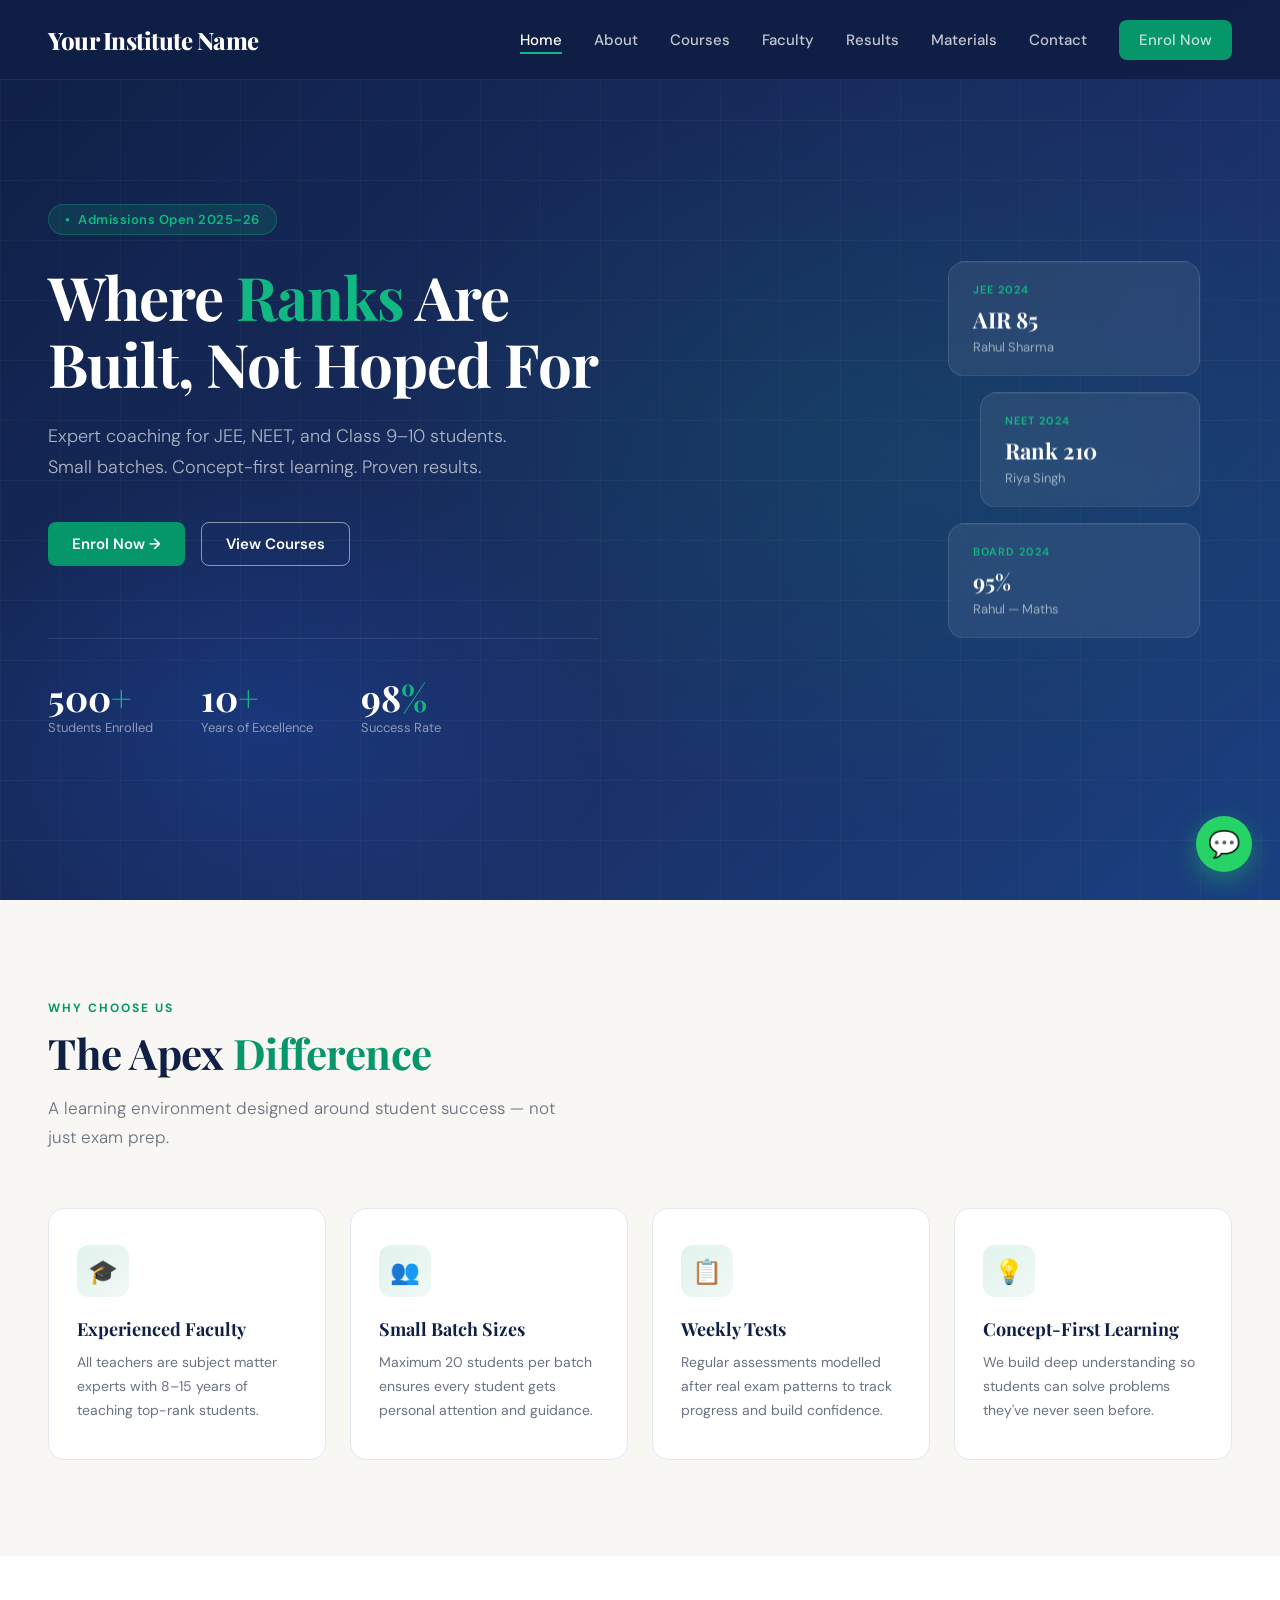
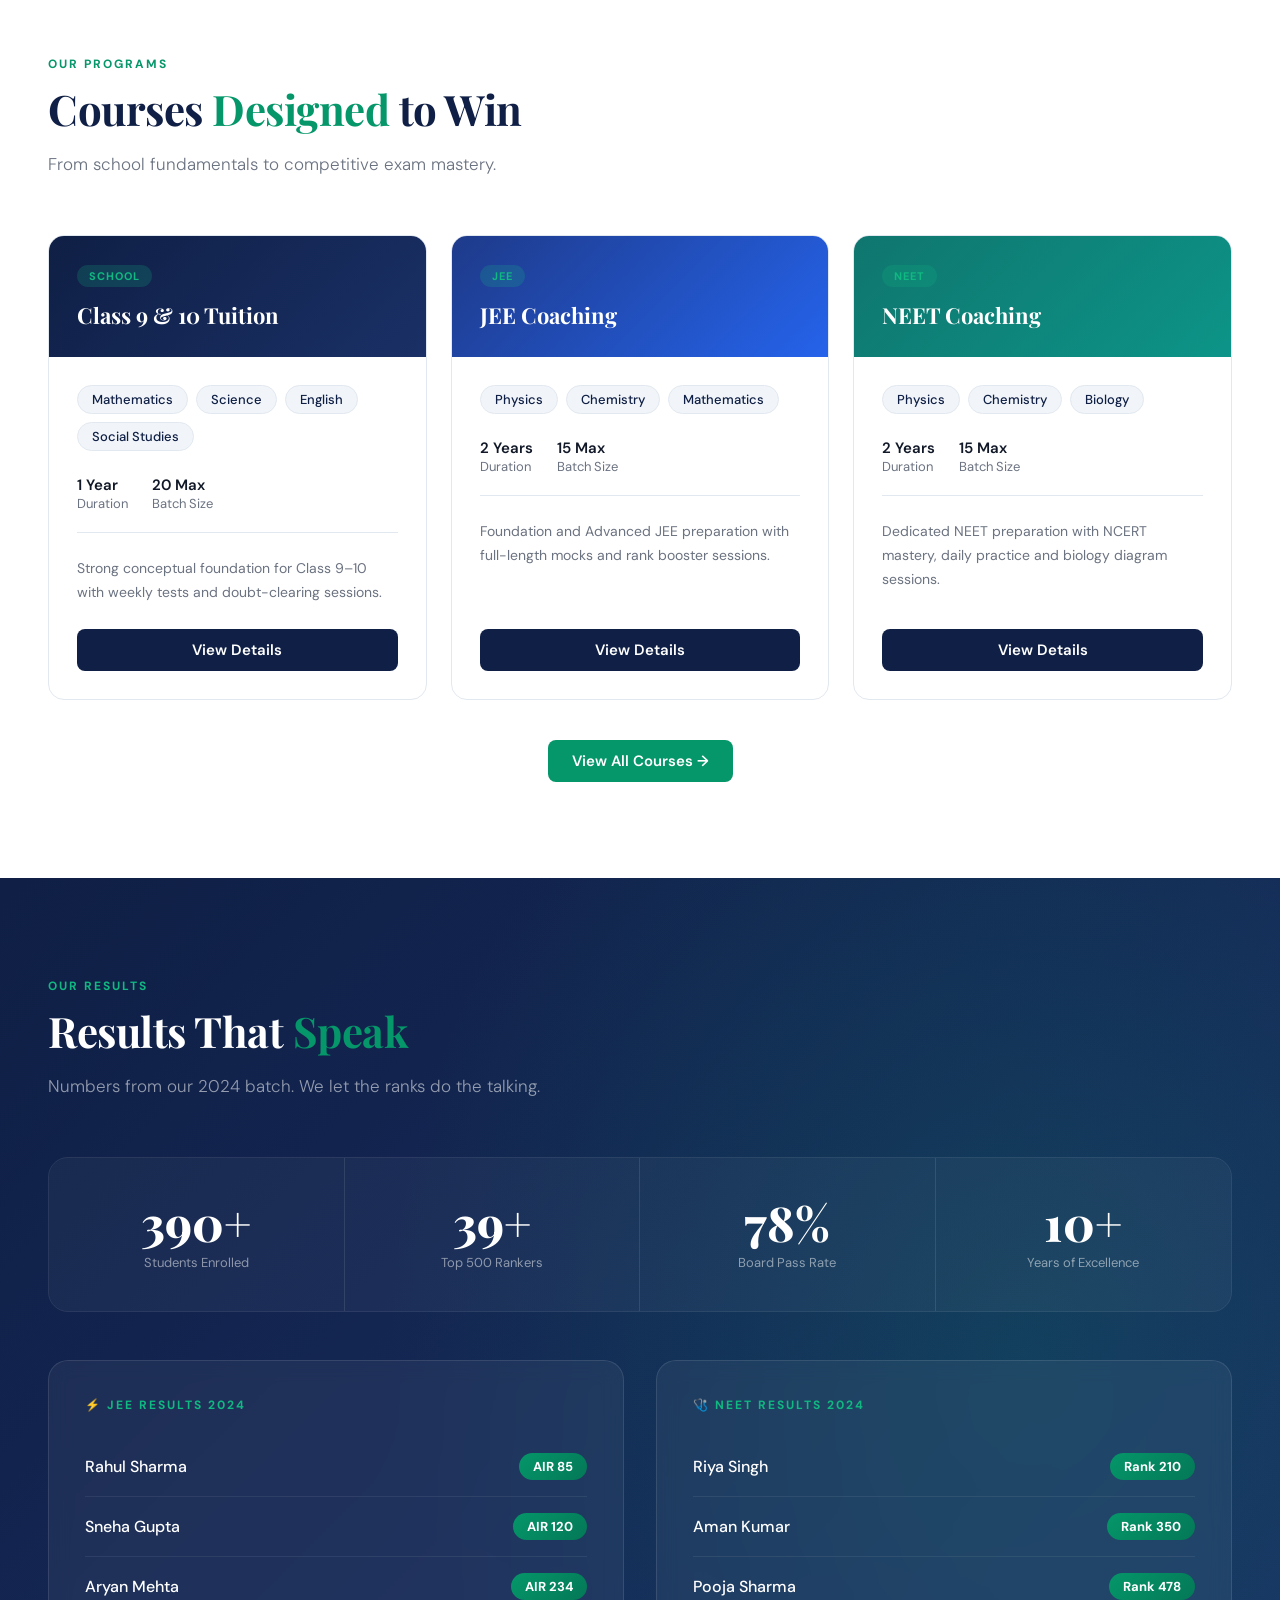
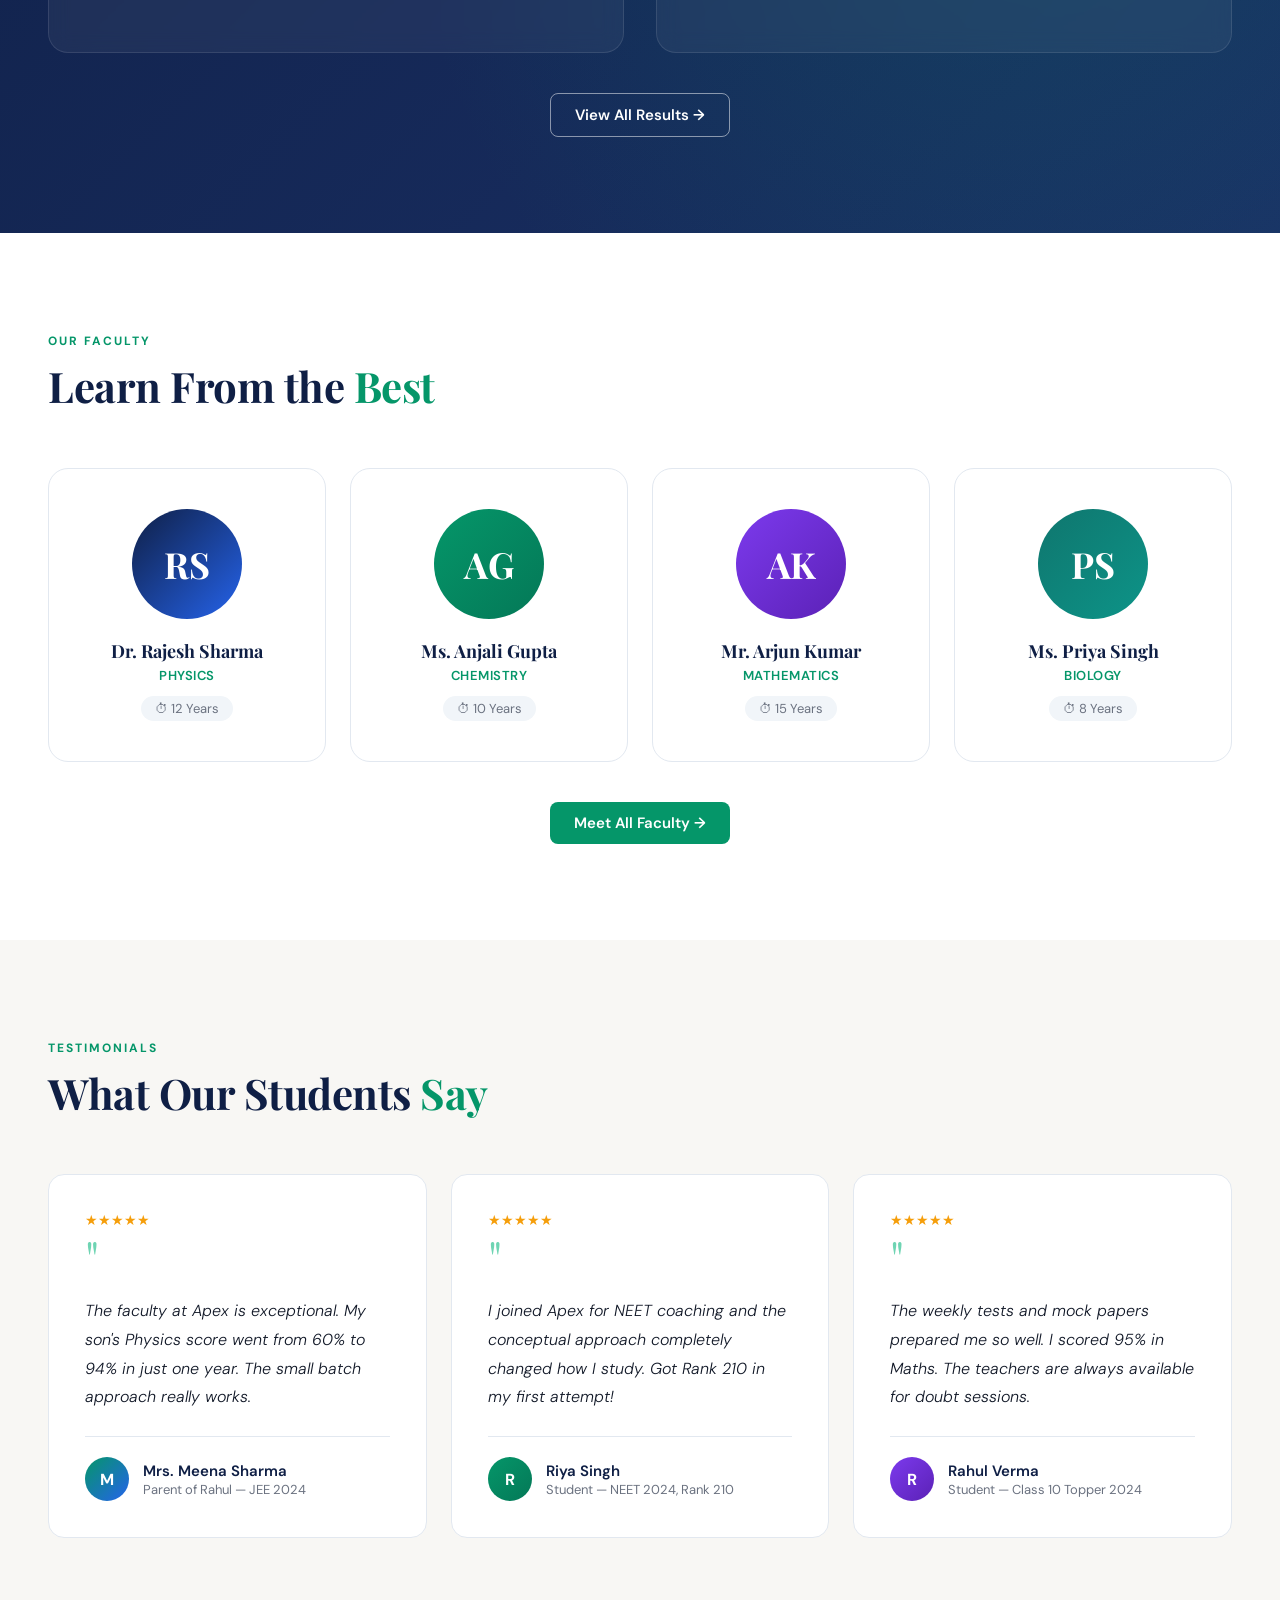
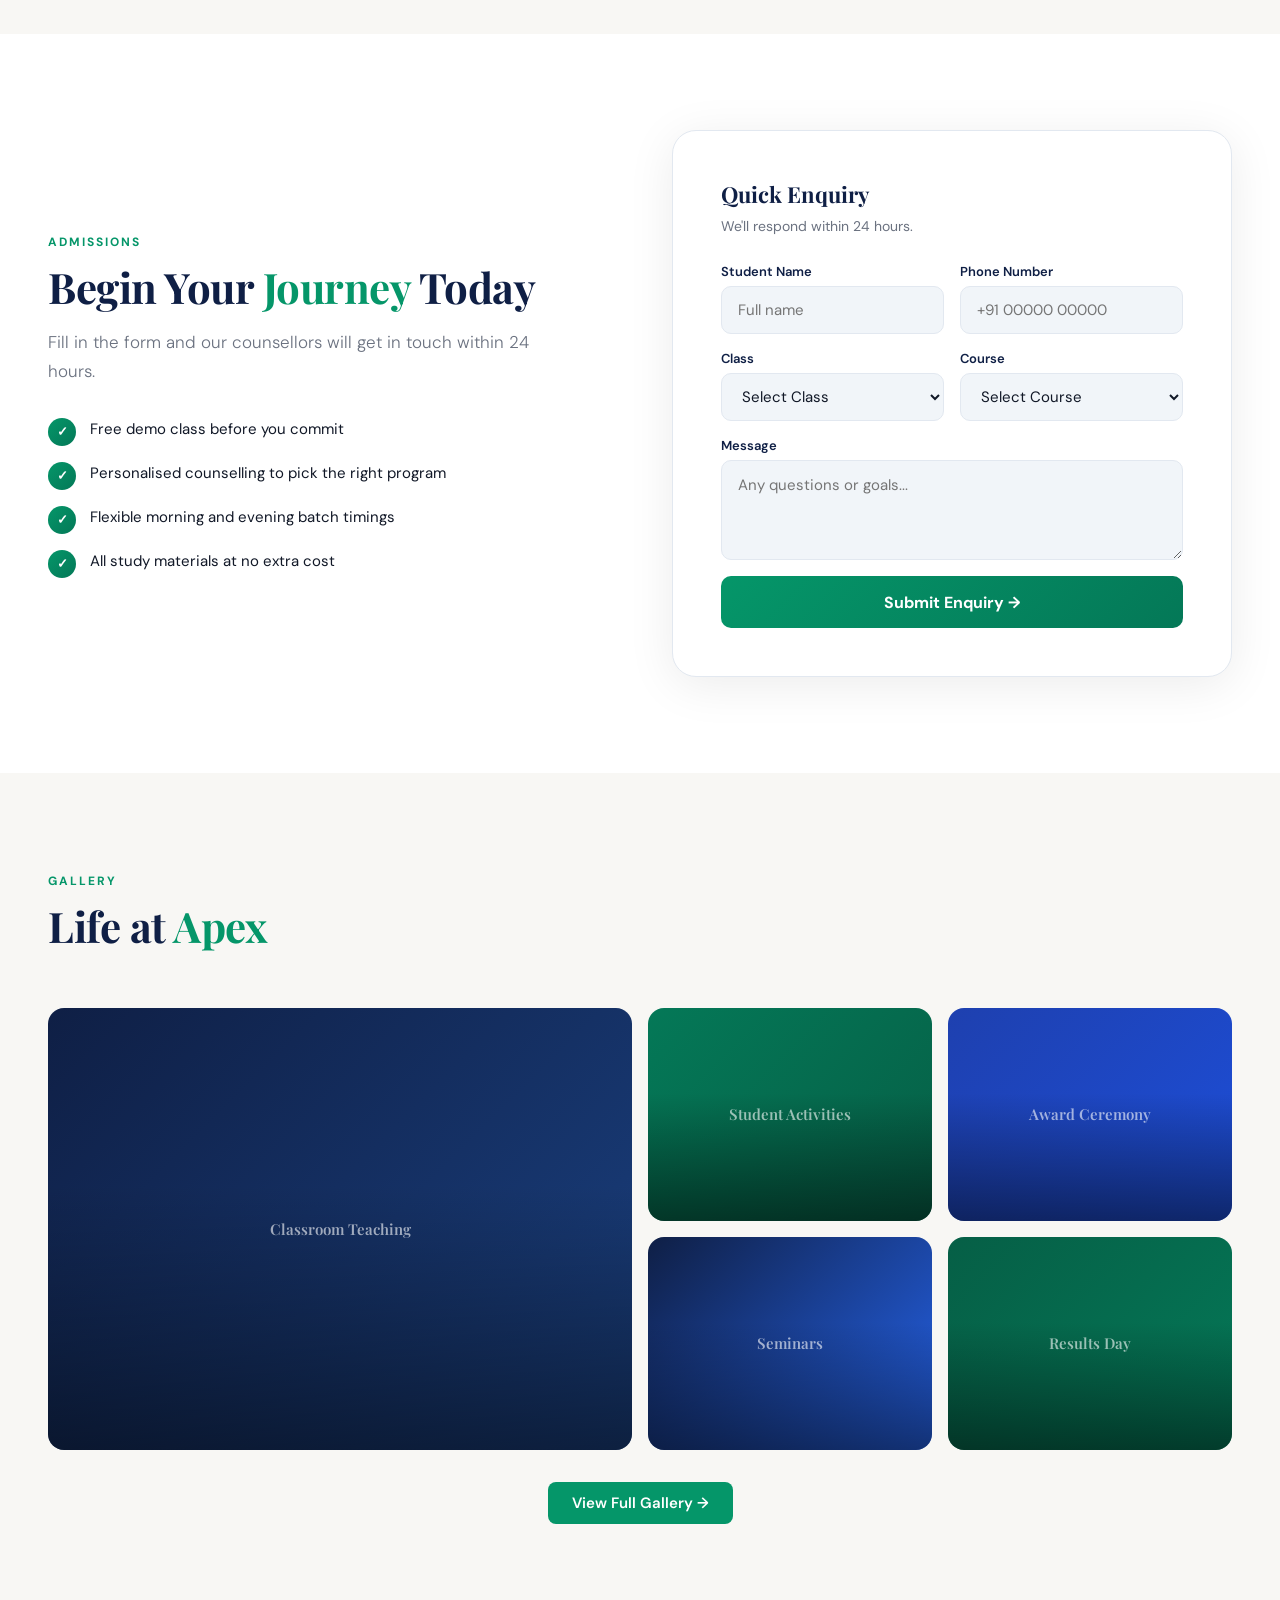
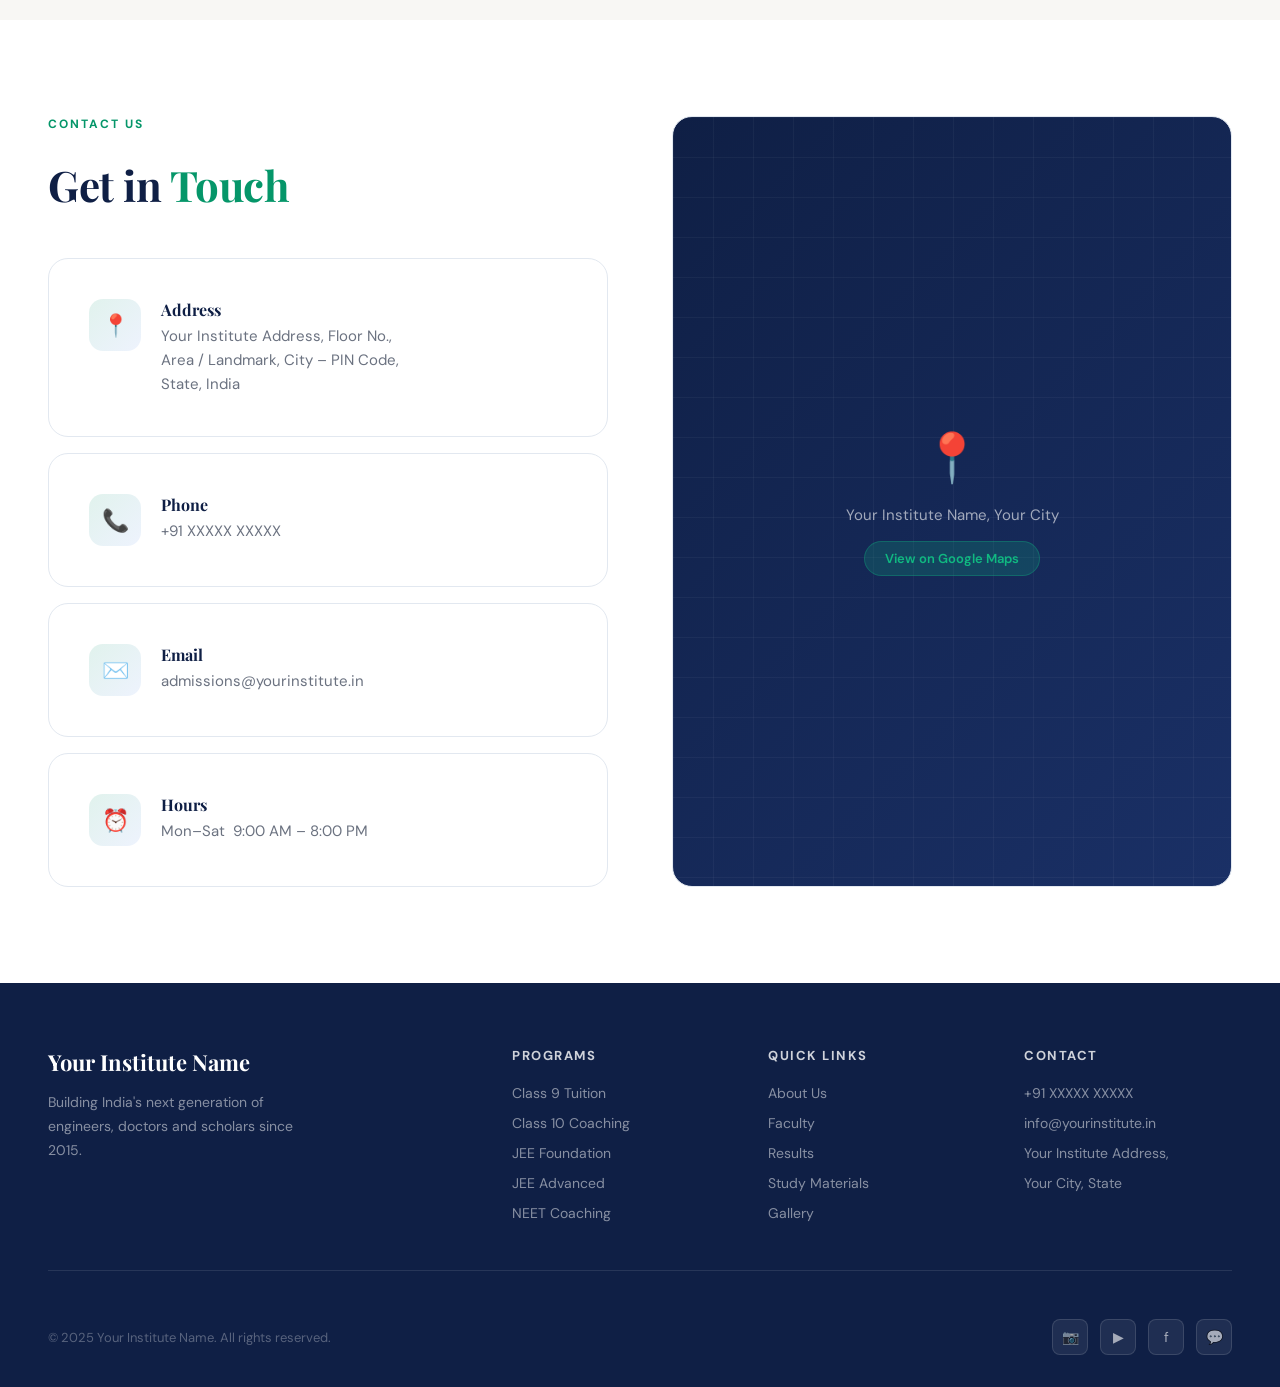
<file: index.html>
<!DOCTYPE html>
<html lang="en">
<head>
<meta charset="UTF-8">
<meta name="viewport" content="width=device-width, initial-scale=1.0">
<title>Your Institute Name — JEE | NEET | Class 9–10 Coaching</title>
<meta name="description" content="Top coaching institute for JEE, NEET and Class 9–10 students. Small batches, expert faculty, proven results since 2015.">
<link rel="preconnect" href="https://fonts.googleapis.com">
<link href="https://fonts.googleapis.com/css2?family=Playfair+Display:wght@600;700;800&family=DM+Sans:wght@300;400;500;600&display=swap" rel="stylesheet">
<link rel="stylesheet" href="css/style.css">
<style>
/* ── HOME-ONLY STYLES ── */
#hero {
  min-height:100vh;
  background:linear-gradient(135deg,var(--navy) 0%,var(--navy2) 60%,#1a4080 100%);
  display:flex; align-items:center;
  padding:120px 48px 80px;
  position:relative; overflow:hidden;
}
#hero::before {
  content:''; position:absolute; inset:0;
  background:radial-gradient(ellipse 60% 60% at 70% 50%,rgba(5,150,105,0.15) 0%,transparent 70%),
              radial-gradient(ellipse 40% 40% at 20% 80%,rgba(37,99,235,0.2) 0%,transparent 70%);
  pointer-events:none;
}
#hero::after {
  content:''; position:absolute; inset:0;
  background-image:linear-gradient(rgba(255,255,255,0.03) 1px,transparent 1px),
                    linear-gradient(90deg,rgba(255,255,255,0.03) 1px,transparent 1px);
  background-size:60px 60px; pointer-events:none;
}
.hero-content { max-width:640px; position:relative; z-index:1; }
.hero-badge {
  display:inline-flex; align-items:center; gap:8px;
  background:rgba(16,185,129,0.15); border:1px solid rgba(16,185,129,0.3);
  color:var(--emerald-light); padding:6px 16px; border-radius:100px;
  font-size:13px; font-weight:600; margin-bottom:28px; letter-spacing:0.5px;
}
.hero-badge::before { content:'●'; font-size:8px; animation:pulse 2s infinite; }
@keyframes pulse { 0%,100%{opacity:1} 50%{opacity:0.4} }
.hero-h1 { font-size:clamp(38px,5vw,60px); line-height:1.12; color:white; margin-bottom:24px; letter-spacing:-1px; }
.hero-h1 em { color:var(--emerald-light); font-style:normal; }
.hero-sub { font-size:18px; line-height:1.7; color:rgba(255,255,255,0.65); margin-bottom:40px; font-weight:300; }
.hero-ctas { display:flex; gap:16px; flex-wrap:wrap; }
.hero-stats { display:flex; gap:48px; margin-top:72px; padding-top:40px; border-top:1px solid rgba(255,255,255,0.1); }
.stat-num { font-family:'Playfair Display',serif; font-size:36px; font-weight:700; color:white; line-height:1; }
.stat-num span { color:var(--emerald-light); }
.stat-label { font-size:13px; color:rgba(255,255,255,0.5); margin-top:4px; }
.hero-visual { position:absolute; right:80px; top:50%; transform:translateY(-50%); display:flex; flex-direction:column; gap:16px; z-index:1; }
.float-card {
  background:rgba(255,255,255,0.07); border:1px solid rgba(255,255,255,0.12);
  border-radius:16px; padding:20px 24px; backdrop-filter:blur(10px); color:white;
  min-width:220px; animation:float 6s ease-in-out infinite;
}
.float-card:nth-child(2) { animation-delay:-2s; margin-left:32px; }
.float-card:nth-child(3) { animation-delay:-4s; }
@keyframes float { 0%,100%{transform:translateY(0)} 50%{transform:translateY(-10px)} }
.float-card-label { font-size:11px; color:var(--emerald-light); font-weight:600; letter-spacing:1px; margin-bottom:8px; text-transform:uppercase; }
.float-card-main { font-family:'Playfair Display',serif; font-size:22px; font-weight:700; }
.float-card-sub { font-size:13px; color:rgba(255,255,255,0.55); margin-top:4px; }

/* WHY */
#why { background:var(--cream); }
.why-grid { display:grid; grid-template-columns:repeat(4,1fr); gap:24px; }
.why-card {
  background:white; border-radius:16px; padding:36px 28px;
  border:1px solid var(--border); position:relative; overflow:hidden;
}
.why-card::before {
  content:''; position:absolute; top:0; left:0; right:0; height:3px;
  background:linear-gradient(90deg,var(--emerald),var(--blue));
  transform:scaleX(0); transition:transform 0.3s; transform-origin:left;
}
.why-card:hover::before { transform:scaleX(1); }
.why-icon { width:52px; height:52px; border-radius:12px; background:linear-gradient(135deg,rgba(5,150,105,0.12),rgba(5,150,105,0.06)); display:flex; align-items:center; justify-content:center; font-size:24px; margin-bottom:20px; }
.why-card h3 { font-size:18px; color:var(--navy); margin-bottom:10px; }
.why-card p { font-size:14px; color:var(--grey); line-height:1.7; }

/* PROGRAMS */
.programs-grid { display:grid; grid-template-columns:repeat(3,1fr); gap:24px; }
.prog-card { border-radius:16px; overflow:hidden; border:1px solid var(--border); display:flex; flex-direction:column; }
.prog-card:hover { transform:translateY(-4px); box-shadow:0 16px 40px rgba(0,0,0,0.1); }
.prog-card-header { background:linear-gradient(135deg,var(--navy),var(--navy2)); padding:28px; }
.prog-card-header .tag { display:inline-block; background:rgba(16,185,129,0.2); color:var(--emerald-light); font-size:11px; font-weight:700; letter-spacing:1px; text-transform:uppercase; padding:4px 12px; border-radius:100px; margin-bottom:14px; }
.prog-card-header h3 { color:white; font-size:22px; line-height:1.3; }
.prog-card-body { padding:28px; flex:1; display:flex; flex-direction:column; }
.prog-subjects { display:flex; flex-wrap:wrap; gap:8px; margin-bottom:24px; }
.prog-meta { display:flex; gap:24px; margin-bottom:24px; padding-bottom:20px; border-bottom:1px solid var(--border); }
.prog-meta-item { font-size:13px; color:var(--grey); }
.prog-meta-item strong { display:block; font-size:15px; color:var(--text); font-weight:600; }
.prog-card .btn { margin-top:auto; width:100%; justify-content:center; }

/* RESULTS */
#results { background:linear-gradient(135deg,var(--navy),var(--navy2)); position:relative; overflow:hidden; }
#results::before { content:''; position:absolute; inset:0; background:radial-gradient(ellipse 50% 80% at 80% 50%,rgba(5,150,105,0.2),transparent); pointer-events:none; }
#results .section-title { color:white; }
#results .section-label { color:var(--emerald-light); }
#results .section-sub { color:rgba(255,255,255,0.55); }
.results-grid { display:grid; grid-template-columns:1fr 1fr; gap:32px; position:relative; z-index:1; }

/* FACULTY HOME */
.faculty-grid { display:grid; grid-template-columns:repeat(4,1fr); gap:24px; }
.faculty-card { text-align:center; padding:40px 24px; border-radius:20px; border:1px solid var(--border); position:relative; overflow:hidden; }
.faculty-card::before { content:''; position:absolute; inset:0; background:linear-gradient(135deg,rgba(5,150,105,0.04),transparent); opacity:0; transition:opacity 0.3s; }
.faculty-card:hover::before { opacity:1; }
.faculty-img-wrap { width:110px; height:110px; border-radius:50%; margin:0 auto 20px; background:linear-gradient(135deg,var(--navy),var(--blue)); display:flex; align-items:center; justify-content:center; font-size:36px; font-weight:700; color:white; font-family:'Playfair Display',serif; position:relative; }
.faculty-img-wrap::after { content:''; position:absolute; inset:-3px; border-radius:50%; border:2px solid var(--emerald); opacity:0; transition:opacity 0.3s; }
.faculty-card:hover .faculty-img-wrap::after { opacity:1; }
.faculty-name { font-size:18px; color:var(--navy); margin-bottom:4px; }
.faculty-subject { font-size:13px; font-weight:600; color:var(--emerald); letter-spacing:0.5px; margin-bottom:12px; text-transform:uppercase; }
.faculty-exp { display:inline-flex; align-items:center; gap:6px; background:var(--light); color:var(--grey); font-size:13px; padding:4px 14px; border-radius:100px; }

/* TESTIMONIALS */
#testimonials { background:var(--cream); }
.testi-grid { display:grid; grid-template-columns:repeat(3,1fr); gap:24px; }
.testi-card { background:white; border-radius:16px; padding:36px; border:1px solid var(--border); position:relative; }
.testi-quote { font-size:48px; line-height:1; color:var(--emerald-light); font-family:'Playfair Display',serif; margin-bottom:16px; opacity:0.6; }
.testi-text { font-size:16px; line-height:1.8; color:var(--text); margin-bottom:24px; font-style:italic; font-weight:300; }
.testi-divider { height:1px; background:var(--border); margin-bottom:20px; }
.testi-author { display:flex; align-items:center; gap:14px; }
.testi-avatar { width:44px; height:44px; border-radius:50%; background:linear-gradient(135deg,var(--emerald),var(--blue)); display:flex; align-items:center; justify-content:center; color:white; font-weight:700; font-size:16px; flex-shrink:0; }
.testi-author-name { font-size:15px; font-weight:600; color:var(--navy); }
.testi-author-sub { font-size:13px; color:var(--grey); }
.testi-stars { color:#F59E0B; font-size:14px; margin-bottom:4px; }

/* ADMISSIONS HOME */
.admission-wrap { display:grid; grid-template-columns:1fr 1fr; gap:64px; align-items:center; }
.admission-form { background:white; border-radius:24px; padding:48px; box-shadow:0 8px 48px rgba(0,0,0,0.08); border:1px solid var(--border); }
.form-title { font-size:22px; color:var(--navy); margin-bottom:8px; }
.form-sub { font-size:14px; color:var(--grey); margin-bottom:28px; }
.admission-point { display:flex; align-items:flex-start; gap:14px; }
.admission-points { display:flex; flex-direction:column; gap:16px; }
.ap-dot { width:28px; height:28px; border-radius:50%; flex-shrink:0; background:linear-gradient(135deg,var(--emerald),var(--emerald-dark)); display:flex; align-items:center; justify-content:center; color:white; font-size:13px; font-weight:700; }
.ap-text { font-size:15px; color:var(--text); line-height:1.5; }

/* GALLERY */
.gallery-grid { display:grid; grid-template-columns:repeat(4,1fr); grid-template-rows:auto auto; gap:16px; }
.gallery-item { border-radius:16px; overflow:hidden; position:relative; cursor:pointer; aspect-ratio:4/3; display:flex; align-items:center; justify-content:center; transition:transform 0.3s; }
.gallery-item:hover { transform:scale(1.02); z-index:1; }
.gallery-item:nth-child(1) { grid-column:span 2; grid-row:span 2; aspect-ratio:auto; min-height:260px; }
.gallery-label { font-size:15px; font-weight:600; color:rgba(255,255,255,0.6); text-align:center; padding:20px; font-family:'Playfair Display',serif; position:relative; z-index:1; }
.gallery-item::after { content:''; position:absolute; inset:0; background:linear-gradient(180deg,transparent 40%,rgba(0,0,0,0.5)); }
.g1 { background:linear-gradient(135deg,#0F1F45,#1a4080); }
.g2 { background:linear-gradient(135deg,#047857,#065f46); }
.g3 { background:linear-gradient(135deg,#1E40AF,#1D4ED8); }
.g4 { background:linear-gradient(135deg,#0F1F45,#2563EB); }
.g5 { background:linear-gradient(135deg,#065f46,#047857); }

/* CONTACT */
.contact-grid { display:grid; grid-template-columns:1fr 1fr; gap:64px; align-items:start; }
.contact-card { background:white; border-radius:20px; padding:40px; border:1px solid var(--border); display:flex; align-items:flex-start; gap:20px; }
.contact-card:hover { box-shadow:0 12px 32px rgba(0,0,0,0.07); transform:translateY(-2px); }
.contact-cards { display:flex; flex-direction:column; gap:16px; }
.contact-icon { width:52px; height:52px; border-radius:14px; flex-shrink:0; background:linear-gradient(135deg,rgba(5,150,105,0.12),rgba(37,99,235,0.08)); display:flex; align-items:center; justify-content:center; font-size:22px; }
.contact-info h4 { font-size:16px; color:var(--navy); margin-bottom:4px; }
.contact-info p { font-size:15px; color:var(--grey); line-height:1.6; }
.map-placeholder { border-radius:20px; overflow:hidden; height:100%; background:linear-gradient(135deg,var(--navy),var(--navy2)); min-height:340px; display:flex; align-items:center; justify-content:center; flex-direction:column; gap:16px; border:1px solid var(--border); position:relative; }
.map-placeholder::before { content:''; position:absolute; inset:0; background-image:linear-gradient(rgba(255,255,255,0.04) 1px,transparent 1px),linear-gradient(90deg,rgba(255,255,255,0.04) 1px,transparent 1px); background-size:40px 40px; }
.map-pin { font-size:48px; position:relative; z-index:1; }
.map-text { color:rgba(255,255,255,0.6); font-size:15px; position:relative; z-index:1; }
.map-label { background:rgba(16,185,129,0.2); color:var(--emerald-light); border:1px solid rgba(16,185,129,0.3); padding:8px 20px; border-radius:100px; font-size:13px; font-weight:600; position:relative; z-index:1; }

/* MOBILE OVERRIDES */
@media(max-width:1024px) {
  .hero-visual { display:none; }
  .why-grid { grid-template-columns:repeat(2,1fr); }
  .programs-grid { grid-template-columns:repeat(2,1fr); }
  .faculty-grid { grid-template-columns:repeat(2,1fr); }
  .testi-grid { grid-template-columns:1fr 1fr; }
  .results-grid { grid-template-columns:1fr; }
  .admission-wrap { grid-template-columns:1fr; }
  .contact-grid { grid-template-columns:1fr; }
}
@media(max-width:768px) {
  #hero { padding:120px 24px 72px; }
  .hero-h1 { font-size:34px; }
  .hero-stats { gap:24px; flex-wrap:wrap; }
  .why-grid,.programs-grid { grid-template-columns:1fr; }
  .faculty-grid { grid-template-columns:repeat(2,1fr); }
  .testi-grid { grid-template-columns:1fr; }
  .gallery-grid { grid-template-columns:1fr 1fr; }
  .gallery-item:nth-child(1) { grid-column:span 2; grid-row:span 1; min-height:180px; }
}
</style>
</head>
<body>

<!-- NAV -->
<nav id="navbar">
  <a href="index.html" class="nav-logo">Your Institute Name</a>
  <div class="nav-links" id="navLinks">
    <a href="index.html">Home</a>
    <a href="about.html">About</a>
    <a href="courses.html">Courses</a>
    <a href="faculty.html">Faculty</a>
    <a href="results.html">Results</a>
    <a href="materials.html">Materials</a>
    <a href="contact.html">Contact</a>
    <a href="admissions.html" class="btn btn-primary" style="padding:10px 20px">Enrol Now</a>
  </div>
  <button class="hamburger" id="hamburger" onclick="toggleMenu()" aria-label="Menu">
    <span></span><span></span><span></span>
  </button>
</nav>

<!-- HERO -->
<section id="hero">
  <div class="hero-content">
    <div class="hero-badge">Admissions Open 2025–26</div>
    <h1 class="hero-h1">Where <em>Ranks</em> Are<br>Built, Not Hoped For</h1>
    <p class="hero-sub">Expert coaching for JEE, NEET, and Class 9–10 students.<br>Small batches. Concept-first learning. Proven results.</p>
    <div class="hero-ctas">
      <a href="admissions.html" class="btn btn-primary">Enrol Now →</a>
      <a href="courses.html" class="btn btn-outline">View Courses</a>
    </div>
    <div class="hero-stats">
      <div>
        <div class="stat-num">500<span>+</span></div>
        <div class="stat-label">Students Enrolled</div>
      </div>
      <div>
        <div class="stat-num">10<span>+</span></div>
        <div class="stat-label">Years of Excellence</div>
      </div>
      <div>
        <div class="stat-num">98<span>%</span></div>
        <div class="stat-label">Success Rate</div>
      </div>
    </div>
  </div>
  <div class="hero-visual">
    <div class="float-card"><div class="float-card-label">JEE 2024</div><div class="float-card-main">AIR 85</div><div class="float-card-sub">Rahul Sharma</div></div>
    <div class="float-card"><div class="float-card-label">NEET 2024</div><div class="float-card-main">Rank 210</div><div class="float-card-sub">Riya Singh</div></div>
    <div class="float-card"><div class="float-card-label">Board 2024</div><div class="float-card-main">95%</div><div class="float-card-sub">Rahul — Maths</div></div>
  </div>
</section>

<!-- WHY CHOOSE -->
<section id="why">
  <div class="container">
    <div class="section-header fade-in">
      <div class="section-label">Why Choose Us</div>
      <h2 class="section-title">The Apex <em>Difference</em></h2>
      <p class="section-sub">A learning environment designed around student success — not just exam prep.</p>
    </div>
    <div class="why-grid">
      <div class="why-card fade-in"><div class="why-icon">🎓</div><h3>Experienced Faculty</h3><p>All teachers are subject matter experts with 8–15 years of teaching top-rank students.</p></div>
      <div class="why-card fade-in"><div class="why-icon">👥</div><h3>Small Batch Sizes</h3><p>Maximum 20 students per batch ensures every student gets personal attention and guidance.</p></div>
      <div class="why-card fade-in"><div class="why-icon">📋</div><h3>Weekly Tests</h3><p>Regular assessments modelled after real exam patterns to track progress and build confidence.</p></div>
      <div class="why-card fade-in"><div class="why-icon">💡</div><h3>Concept-First Learning</h3><p>We build deep understanding so students can solve problems they've never seen before.</p></div>
    </div>
  </div>
</section>

<!-- PROGRAMS PREVIEW -->
<section style="background:var(--white);">
  <div class="container">
    <div class="section-header fade-in">
      <div class="section-label">Our Programs</div>
      <h2 class="section-title">Courses <em>Designed</em> to Win</h2>
      <p class="section-sub">From school fundamentals to competitive exam mastery.</p>
    </div>
    <div class="programs-grid">
      <div class="prog-card fade-in">
        <div class="prog-card-header"><div class="tag">School</div><h3>Class 9 &amp; 10 Tuition</h3></div>
        <div class="prog-card-body">
          <div class="prog-subjects"><span class="subject-pill">Mathematics</span><span class="subject-pill">Science</span><span class="subject-pill">English</span><span class="subject-pill">Social Studies</span></div>
          <div class="prog-meta"><div class="prog-meta-item"><strong>1 Year</strong>Duration</div><div class="prog-meta-item"><strong>20 Max</strong>Batch Size</div></div>
          <p style="font-size:14px;color:var(--grey);line-height:1.7;margin-bottom:24px;">Strong conceptual foundation for Class 9–10 with weekly tests and doubt-clearing sessions.</p>
          <a href="courses.html" class="btn btn-navy">View Details</a>
        </div>
      </div>
      <div class="prog-card fade-in">
        <div class="prog-card-header" style="background:linear-gradient(135deg,#1E3A8A,#2563EB)"><div class="tag">JEE</div><h3>JEE Coaching</h3></div>
        <div class="prog-card-body">
          <div class="prog-subjects"><span class="subject-pill">Physics</span><span class="subject-pill">Chemistry</span><span class="subject-pill">Mathematics</span></div>
          <div class="prog-meta"><div class="prog-meta-item"><strong>2 Years</strong>Duration</div><div class="prog-meta-item"><strong>15 Max</strong>Batch Size</div></div>
          <p style="font-size:14px;color:var(--grey);line-height:1.7;margin-bottom:24px;">Foundation and Advanced JEE preparation with full-length mocks and rank booster sessions.</p>
          <a href="courses.html" class="btn btn-navy">View Details</a>
        </div>
      </div>
      <div class="prog-card fade-in">
        <div class="prog-card-header" style="background:linear-gradient(135deg,#0F766E,#0D9488)"><div class="tag">NEET</div><h3>NEET Coaching</h3></div>
        <div class="prog-card-body">
          <div class="prog-subjects"><span class="subject-pill">Physics</span><span class="subject-pill">Chemistry</span><span class="subject-pill">Biology</span></div>
          <div class="prog-meta"><div class="prog-meta-item"><strong>2 Years</strong>Duration</div><div class="prog-meta-item"><strong>15 Max</strong>Batch Size</div></div>
          <p style="font-size:14px;color:var(--grey);line-height:1.7;margin-bottom:24px;">Dedicated NEET preparation with NCERT mastery, daily practice and biology diagram sessions.</p>
          <a href="courses.html" class="btn btn-navy">View Details</a>
        </div>
      </div>
    </div>
    <div style="text-align:center;margin-top:40px;" class="fade-in">
      <a href="courses.html" class="btn btn-primary">View All Courses →</a>
    </div>
  </div>
</section>

<!-- RESULTS -->
<section id="results">
  <div class="container">
    <div class="section-header fade-in">
      <div class="section-label">Our Results</div>
      <h2 class="section-title">Results That <em>Speak</em></h2>
      <p class="section-sub">Numbers from our 2024 batch. We let the ranks do the talking.</p>
    </div>
    <div class="counter-strip fade-in">
      <div class="counter-item"><div class="counter-num" data-target="500">0<span>+</span></div><div class="counter-label">Students Enrolled</div></div>
      <div class="counter-item"><div class="counter-num" data-target="50">0<span>+</span></div><div class="counter-label">Top 500 Rankers</div></div>
      <div class="counter-item"><div class="counter-num" data-target="98">0<span>%</span></div><div class="counter-label">Board Pass Rate</div></div>
      <div class="counter-item"><div class="counter-num" data-target="10">0<span>+</span></div><div class="counter-label">Years of Excellence</div></div>
    </div>
    <div class="results-grid fade-in">
      <div class="result-group">
        <div class="result-group-title">⚡ JEE Results 2024</div>
        <div class="result-row"><div class="result-name">Rahul Sharma</div><div class="result-rank">AIR 85</div></div>
        <div class="result-row"><div class="result-name">Sneha Gupta</div><div class="result-rank">AIR 120</div></div>
        <div class="result-row"><div class="result-name">Aryan Mehta</div><div class="result-rank">AIR 234</div></div>
      </div>
      <div class="result-group">
        <div class="result-group-title">🩺 NEET Results 2024</div>
        <div class="result-row"><div class="result-name">Riya Singh</div><div class="result-rank">Rank 210</div></div>
        <div class="result-row"><div class="result-name">Aman Kumar</div><div class="result-rank">Rank 350</div></div>
        <div class="result-row"><div class="result-name">Pooja Sharma</div><div class="result-rank">Rank 478</div></div>
      </div>
    </div>
    <div style="text-align:center;margin-top:40px;position:relative;z-index:1;" class="fade-in">
      <a href="results.html" class="btn btn-outline">View All Results →</a>
    </div>
  </div>
</section>

<!-- FACULTY PREVIEW -->
<section style="background:var(--white);">
  <div class="container">
    <div class="section-header fade-in">
      <div class="section-label">Our Faculty</div>
      <h2 class="section-title">Learn From the <em>Best</em></h2>
    </div>
    <div class="faculty-grid">
      <div class="faculty-card fade-in"><div class="faculty-img-wrap">RS</div><h3 class="faculty-name">Dr. Rajesh Sharma</h3><div class="faculty-subject">Physics</div><div class="faculty-exp">⏱ 12 Years</div></div>
      <div class="faculty-card fade-in"><div class="faculty-img-wrap" style="background:linear-gradient(135deg,var(--emerald),var(--emerald-dark))">AG</div><h3 class="faculty-name">Ms. Anjali Gupta</h3><div class="faculty-subject">Chemistry</div><div class="faculty-exp">⏱ 10 Years</div></div>
      <div class="faculty-card fade-in"><div class="faculty-img-wrap" style="background:linear-gradient(135deg,#7C3AED,#5B21B6)">AK</div><h3 class="faculty-name">Mr. Arjun Kumar</h3><div class="faculty-subject">Mathematics</div><div class="faculty-exp">⏱ 15 Years</div></div>
      <div class="faculty-card fade-in"><div class="faculty-img-wrap" style="background:linear-gradient(135deg,#0F766E,#0D9488)">PS</div><h3 class="faculty-name">Ms. Priya Singh</h3><div class="faculty-subject">Biology</div><div class="faculty-exp">⏱ 8 Years</div></div>
    </div>
    <div style="text-align:center;margin-top:40px;" class="fade-in"><a href="faculty.html" class="btn btn-primary">Meet All Faculty →</a></div>
  </div>
</section>

<!-- TESTIMONIALS -->
<section id="testimonials" style="background:var(--cream);">
  <div class="container">
    <div class="section-header fade-in">
      <div class="section-label">Testimonials</div>
      <h2 class="section-title">What Our Students <em>Say</em></h2>
    </div>
    <div class="testi-grid">
      <div class="testi-card fade-in"><div class="testi-stars">★★★★★</div><div class="testi-quote">"</div><p class="testi-text">The faculty at Apex is exceptional. My son's Physics score went from 60% to 94% in just one year. The small batch approach really works.</p><div class="testi-divider"></div><div class="testi-author"><div class="testi-avatar">M</div><div><div class="testi-author-name">Mrs. Meena Sharma</div><div class="testi-author-sub">Parent of Rahul — JEE 2024</div></div></div></div>
      <div class="testi-card fade-in"><div class="testi-stars">★★★★★</div><div class="testi-quote">"</div><p class="testi-text">I joined Apex for NEET coaching and the conceptual approach completely changed how I study. Got Rank 210 in my first attempt!</p><div class="testi-divider"></div><div class="testi-author"><div class="testi-avatar" style="background:linear-gradient(135deg,var(--emerald),var(--emerald-dark))">R</div><div><div class="testi-author-name">Riya Singh</div><div class="testi-author-sub">Student — NEET 2024, Rank 210</div></div></div></div>
      <div class="testi-card fade-in"><div class="testi-stars">★★★★★</div><div class="testi-quote">"</div><p class="testi-text">The weekly tests and mock papers prepared me so well. I scored 95% in Maths. The teachers are always available for doubt sessions.</p><div class="testi-divider"></div><div class="testi-author"><div class="testi-avatar" style="background:linear-gradient(135deg,#7C3AED,#5B21B6)">R</div><div><div class="testi-author-name">Rahul Verma</div><div class="testi-author-sub">Student — Class 10 Topper 2024</div></div></div></div>
    </div>
  </div>
</section>

<!-- ADMISSIONS CTA -->
<section style="background:var(--white);">
  <div class="container">
    <div class="admission-wrap">
      <div class="fade-in">
        <div class="section-label">Admissions</div>
        <h2 class="section-title">Begin Your <em>Journey</em> Today</h2>
        <p class="section-sub">Fill in the form and our counsellors will get in touch within 24 hours.</p>
        <div class="admission-points" style="margin-top:32px;">
          <div class="admission-point"><div class="ap-dot">✓</div><div class="ap-text">Free demo class before you commit</div></div>
          <div class="admission-point"><div class="ap-dot">✓</div><div class="ap-text">Personalised counselling to pick the right program</div></div>
          <div class="admission-point"><div class="ap-dot">✓</div><div class="ap-text">Flexible morning and evening batch timings</div></div>
          <div class="admission-point"><div class="ap-dot">✓</div><div class="ap-text">All study materials at no extra cost</div></div>
        </div>
      </div>
      <div class="admission-form fade-in">
        <h3 class="form-title">Quick Enquiry</h3>
        <p class="form-sub">We'll respond within 24 hours.</p>
        <div class="form-row">
          <div class="form-group"><label>Student Name</label><input type="text" placeholder="Full name"></div>
          <div class="form-group"><label>Phone Number</label><input type="tel" placeholder="+91 00000 00000"></div>
        </div>
        <div class="form-row">
          <div class="form-group"><label>Class</label><select><option>Select Class</option><option>Class 9</option><option>Class 10</option><option>Class 11</option><option>Class 12</option></select></div>
          <div class="form-group"><label>Course</label><select><option>Select Course</option><option>Class 9 Tuition</option><option>Class 10 Tuition</option><option>JEE Foundation</option><option>JEE Advanced</option><option>NEET Coaching</option></select></div>
        </div>
        <div class="form-group"><label>Message</label><textarea placeholder="Any questions or goals..."></textarea></div>
        <button class="form-submit" onclick="handleSubmit(this)">Submit Enquiry →</button>
      </div>
    </div>
  </div>
</section>

<!-- GALLERY PREVIEW -->
<section style="background:var(--cream);">
  <div class="container">
    <div class="section-header fade-in">
      <div class="section-label">Gallery</div>
      <h2 class="section-title">Life at <em>Apex</em></h2>
    </div>
    <div class="gallery-grid fade-in">
      <div class="gallery-item g1"><div class="gallery-label">Classroom Teaching</div></div>
      <div class="gallery-item g2"><div class="gallery-label">Student Activities</div></div>
      <div class="gallery-item g3"><div class="gallery-label">Award Ceremony</div></div>
      <div class="gallery-item g4"><div class="gallery-label">Seminars</div></div>
      <div class="gallery-item g5"><div class="gallery-label">Results Day</div></div>
    </div>
    <div style="text-align:center;margin-top:32px;" class="fade-in"><a href="gallery.html" class="btn btn-primary">View Full Gallery →</a></div>
  </div>
</section>

<!-- CONTACT STRIP -->
<section style="background:var(--white);">
  <div class="container">
    <div class="contact-grid">
      <div class="contact-cards fade-in">
        <div class="section-label">Contact Us</div>
        <h2 class="section-title" style="margin-bottom:32px;">Get in <em>Touch</em></h2>
        <div class="contact-card"><div class="contact-icon">📍</div><div class="contact-info"><h4>Address</h4><p>Your Institute Address, Floor No.,<br>Area / Landmark, City – PIN Code,<br>State, India</p></div></div>
        <div class="contact-card"><div class="contact-icon">📞</div><div class="contact-info"><h4>Phone</h4><p>+91 XXXXX XXXXX</p></div></div>
        <div class="contact-card"><div class="contact-icon">✉️</div><div class="contact-info"><h4>Email</h4><p>admissions@yourinstitute.in</p></div></div>
        <div class="contact-card"><div class="contact-icon">⏰</div><div class="contact-info"><h4>Hours</h4><p>Mon–Sat &nbsp;9:00 AM – 8:00 PM</p></div></div>
      </div>
      <div class="map-placeholder fade-in">
        <div class="map-pin">📍</div>
        <div class="map-text">Your Institute Name, Your City</div>
        <div class="map-label">View on Google Maps</div>
      </div>
    </div>
  </div>
</section>

<!-- FOOTER -->
<footer>
  <div class="container">
    <div class="footer-top">
      <div><a href="index.html" class="footer-logo">Your Institute Name</a><p class="footer-tagline">Building India's next generation of engineers, doctors and scholars since 2015.</p></div>
      <div class="footer-col"><h5>Programs</h5><div class="footer-links"><a href="courses.html">Class 9 Tuition</a><a href="courses.html">Class 10 Coaching</a><a href="courses.html">JEE Foundation</a><a href="courses.html">JEE Advanced</a><a href="courses.html">NEET Coaching</a></div></div>
      <div class="footer-col"><h5>Quick Links</h5><div class="footer-links"><a href="about.html">About Us</a><a href="faculty.html">Faculty</a><a href="results.html">Results</a><a href="materials.html">Study Materials</a><a href="gallery.html">Gallery</a></div></div>
      <div class="footer-col"><h5>Contact</h5><div class="footer-links"><a href="#">+91 XXXXX XXXXX</a><a href="#">info@yourinstitute.in</a><a href="#">Your Institute Address,</a><a href="#">Your City, State</a></div></div>
    </div>
    <div class="footer-bottom">
      <div class="footer-copy">© 2025 Your Institute Name. All rights reserved.</div>
      <div class="footer-social"><a class="social-btn" title="Instagram">📷</a><a class="social-btn" title="YouTube">▶</a><a class="social-btn" title="Facebook">f</a><a class="social-btn" title="WhatsApp">💬</a></div>
    </div>
  </div>
</footer>
<a href="https://wa.me/91XXXXXXXXXX" class="whatsapp-btn" title="Chat on WhatsApp">💬</a>
<script src="js/main.js"></script>
</body>
</html>
</file>
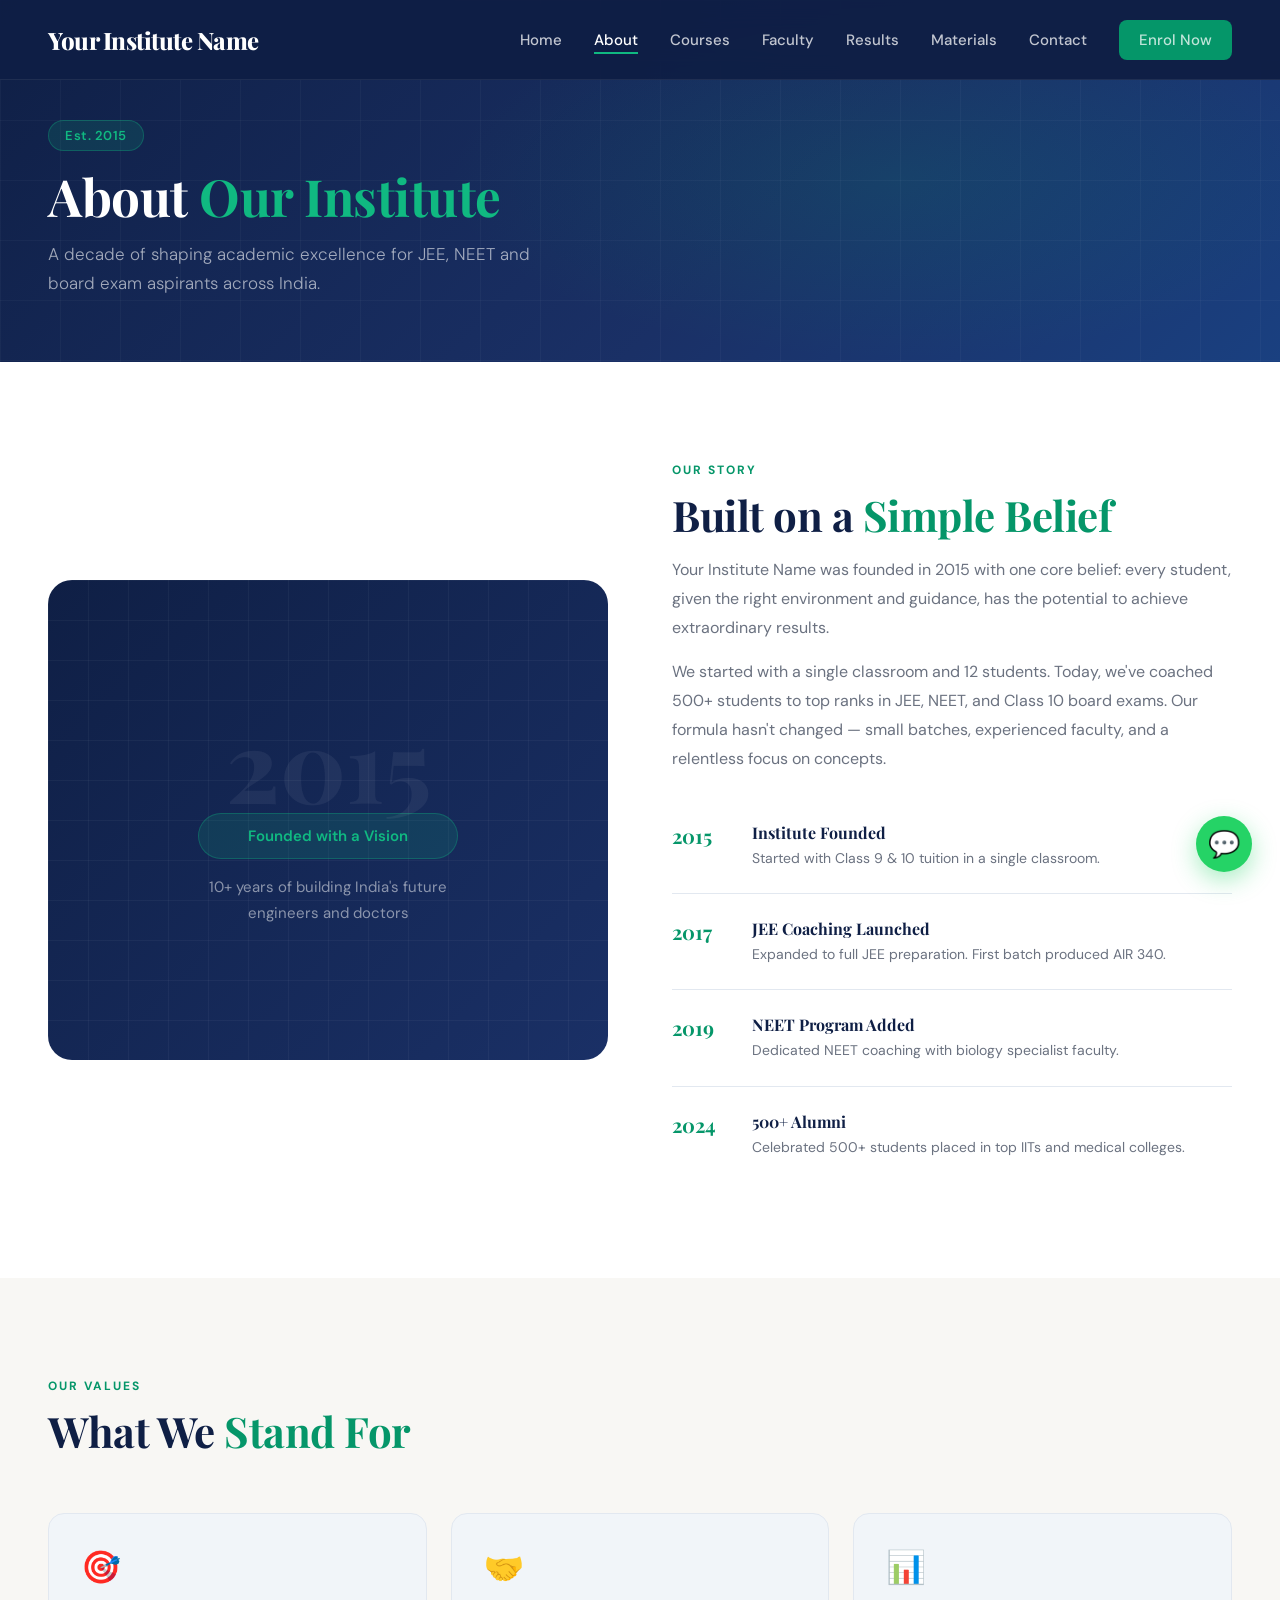
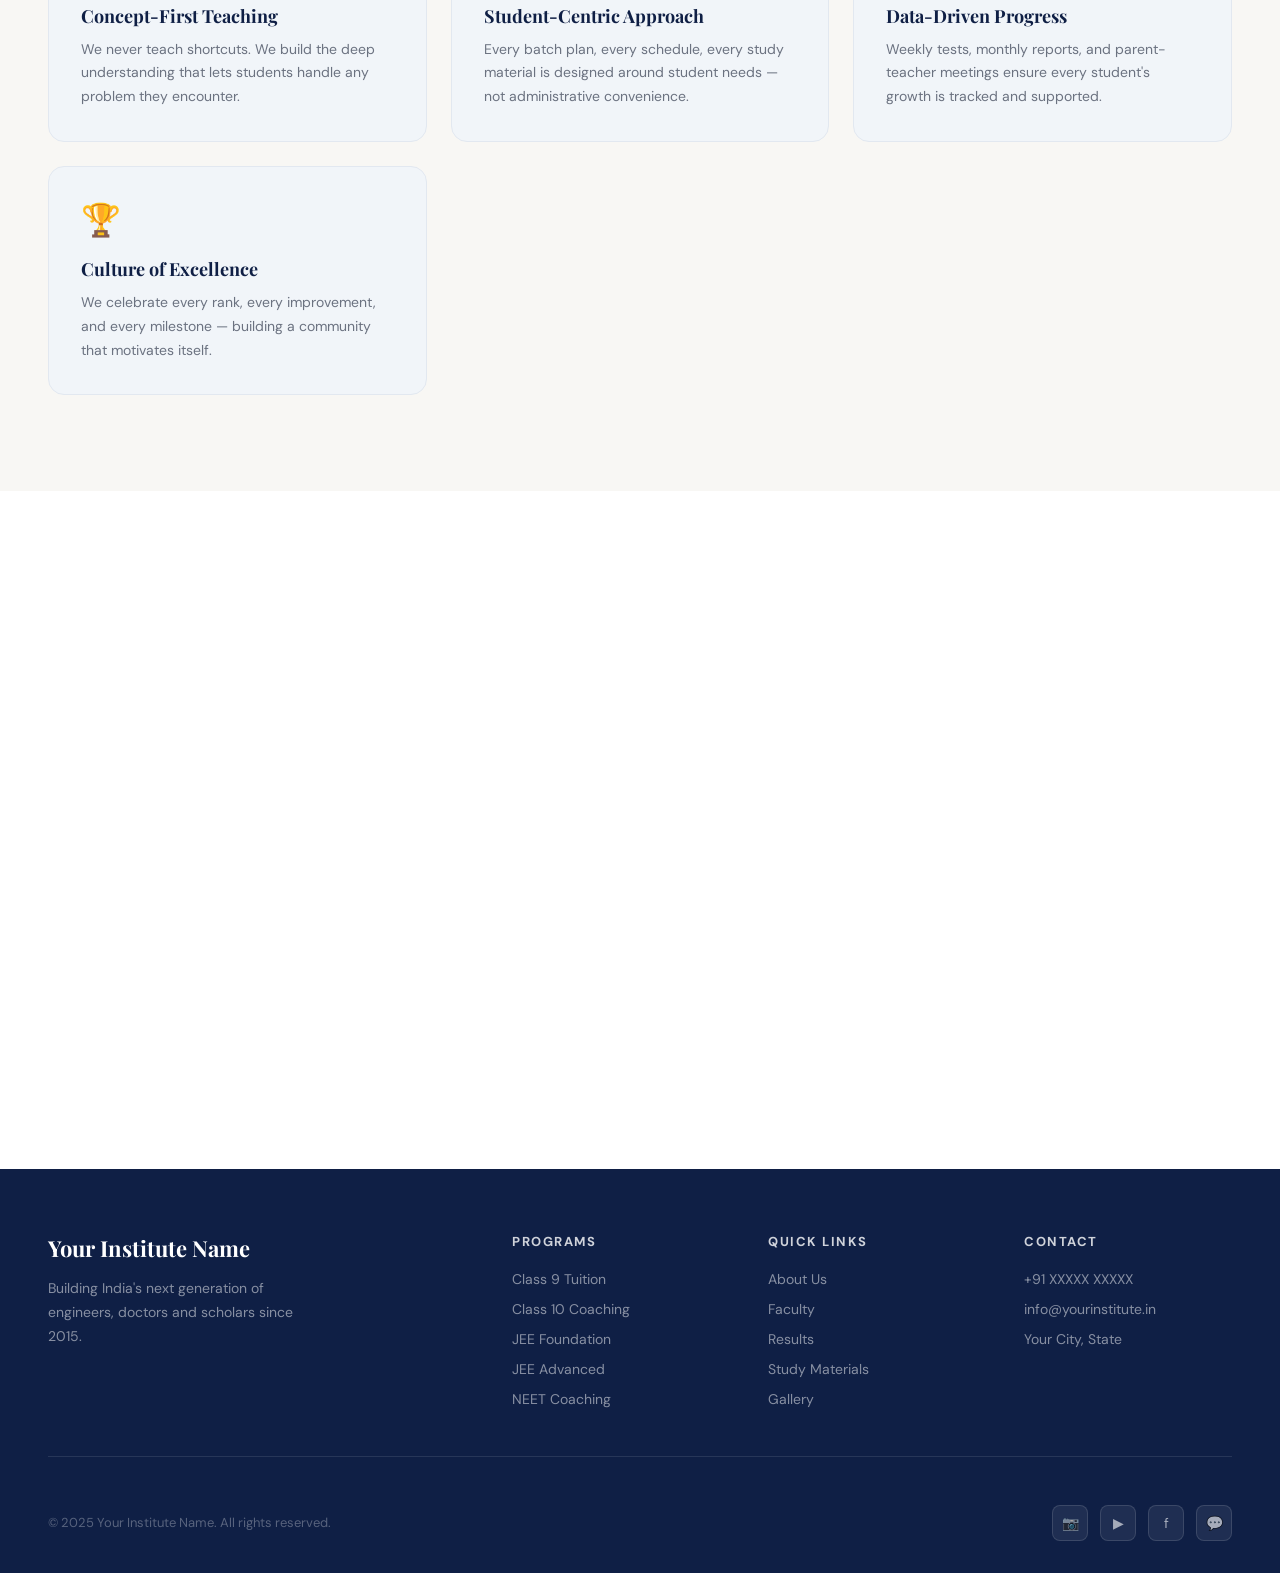
<file: about.html>
<!DOCTYPE html>
<html lang="en">
<head>
<meta charset="UTF-8"><meta name="viewport" content="width=device-width, initial-scale=1.0">
<title>About Us — Your Institute Name</title>
<meta name="description" content="Learn about Your Institute Name — our mission, history, and commitment to student success since 2015.">
<link rel="preconnect" href="https://fonts.googleapis.com">
<link href="https://fonts.googleapis.com/css2?family=Playfair+Display:wght@600;700;800&family=DM+Sans:wght@300;400;500;600&display=swap" rel="stylesheet">
<link rel="stylesheet" href="css/style.css">
<style>
.about-grid { display:grid; grid-template-columns:1fr 1fr; gap:64px; align-items:center; }
.about-visual {
  border-radius:24px; overflow:hidden; min-height:480px;
  background:linear-gradient(135deg,var(--navy),var(--navy2));
  display:flex; align-items:center; justify-content:center; flex-direction:column; gap:24px;
  position:relative;
}
.about-visual::before {
  content:''; position:absolute; inset:0;
  background-image:linear-gradient(rgba(255,255,255,0.04) 1px,transparent 1px),linear-gradient(90deg,rgba(255,255,255,0.04) 1px,transparent 1px);
  background-size:40px 40px;
}
.about-visual-inner { position:relative; z-index:1; text-align:center; }
.about-year { font-family:'Playfair Display',serif; font-size:100px; font-weight:800; color:rgba(255,255,255,0.06); line-height:1; }
.about-founded { background:rgba(16,185,129,0.15); border:1px solid rgba(16,185,129,0.3); color:var(--emerald-light); padding:12px 28px; border-radius:100px; font-size:15px; font-weight:600; }
.milestones { display:flex; flex-direction:column; gap:0; margin-top:24px; }
.milestone { display:flex; gap:20px; padding:24px 0; border-bottom:1px solid var(--border); }
.milestone:last-child { border-bottom:none; }
.milestone-year { font-family:'Playfair Display',serif; font-size:20px; font-weight:700; color:var(--emerald); min-width:60px; }
.milestone-text h4 { font-size:16px; color:var(--navy); margin-bottom:4px; }
.milestone-text p { font-size:14px; color:var(--grey); line-height:1.6; }
.values-grid { display:grid; grid-template-columns:repeat(3,1fr); gap:24px; }
.value-card { background:var(--light); border-radius:16px; padding:32px; border:1px solid var(--border); transition:all 0.3s; }
.value-card:hover { background:white; box-shadow:0 12px 32px rgba(0,0,0,0.07); transform:translateY(-4px); }
.value-icon { font-size:32px; margin-bottom:16px; }
.value-card h3 { font-size:18px; color:var(--navy); margin-bottom:10px; }
.value-card p { font-size:14px; color:var(--grey); line-height:1.7; }
.mission-box {
  background:linear-gradient(135deg,var(--navy),var(--navy2));
  border-radius:24px; padding:64px; text-align:center;
  position:relative; overflow:hidden;
}
.mission-box::before { content:''; position:absolute; inset:0; background:radial-gradient(ellipse 60% 60% at 50% 50%,rgba(5,150,105,0.15),transparent); pointer-events:none; }
.mission-box h2 { color:white; font-size:clamp(26px,3vw,38px); margin-bottom:20px; }
.mission-box h2 em { color:var(--emerald-light); font-style:normal; }
.mission-box p { color:rgba(255,255,255,0.65); font-size:18px; max-width:600px; margin:0 auto; line-height:1.8; font-weight:300; }
@media(max-width:768px) {
  .about-grid { grid-template-columns:1fr; }
  .values-grid { grid-template-columns:1fr; }
  .mission-box { padding:40px 24px; }
}
</style>
</head>
<body>
<nav id="navbar">
  <a href="index.html" class="nav-logo">Your Institute Name</a>
  <div class="nav-links" id="navLinks">
    <a href="index.html">Home</a><a href="about.html">About</a><a href="courses.html">Courses</a><a href="faculty.html">Faculty</a><a href="results.html">Results</a><a href="materials.html">Materials</a><a href="contact.html">Contact</a>
    <a href="admissions.html" class="btn btn-primary" style="padding:10px 20px">Enrol Now</a>
  </div>
  <button class="hamburger" id="hamburger" onclick="toggleMenu()"><span></span><span></span><span></span></button>
</nav>

<div class="page-hero">
  <div class="page-hero-content">
    <div class="page-hero-badge">Est. 2015</div>
    <h1>About <em>Our Institute</em></h1>
    <p>A decade of shaping academic excellence for JEE, NEET and board exam aspirants across India.</p>
  </div>
</div>

<section style="background:var(--white);">
  <div class="container">
    <div class="about-grid">
      <div class="about-visual fade-in">
        <div class="about-visual-inner">
          <div class="about-year">2015</div>
          <div class="about-founded">Founded with a Vision</div>
          <p style="color:rgba(255,255,255,0.5);margin-top:16px;font-size:15px;max-width:260px;line-height:1.7;">10+ years of building India's future engineers and doctors</p>
        </div>
      </div>
      <div class="fade-in">
        <div class="section-label">Our Story</div>
        <h2 class="section-title">Built on a <em>Simple Belief</em></h2>
        <p style="font-size:16px;color:var(--grey);line-height:1.8;margin-top:16px;">Your Institute Name was founded in 2015 with one core belief: every student, given the right environment and guidance, has the potential to achieve extraordinary results.</p>
        <p style="font-size:16px;color:var(--grey);line-height:1.8;margin-top:16px;">We started with a single classroom and 12 students. Today, we've coached 500+ students to top ranks in JEE, NEET, and Class 10 board exams. Our formula hasn't changed — small batches, experienced faculty, and a relentless focus on concepts.</p>
        <div class="milestones">
          <div class="milestone"><div class="milestone-year">2015</div><div class="milestone-text"><h4>Institute Founded</h4><p>Started with Class 9 & 10 tuition in a single classroom.</p></div></div>
          <div class="milestone"><div class="milestone-year">2017</div><div class="milestone-text"><h4>JEE Coaching Launched</h4><p>Expanded to full JEE preparation. First batch produced AIR 340.</p></div></div>
          <div class="milestone"><div class="milestone-year">2019</div><div class="milestone-text"><h4>NEET Program Added</h4><p>Dedicated NEET coaching with biology specialist faculty.</p></div></div>
          <div class="milestone"><div class="milestone-year">2024</div><div class="milestone-text"><h4>500+ Alumni</h4><p>Celebrated 500+ students placed in top IITs and medical colleges.</p></div></div>
        </div>
      </div>
    </div>
  </div>
</section>

<section style="background:var(--cream);">
  <div class="container">
    <div class="section-header fade-in">
      <div class="section-label">Our Values</div>
      <h2 class="section-title">What We <em>Stand For</em></h2>
    </div>
    <div class="values-grid">
      <div class="value-card fade-in"><div class="value-icon">🎯</div><h3>Concept-First Teaching</h3><p>We never teach shortcuts. We build the deep understanding that lets students handle any problem they encounter.</p></div>
      <div class="value-card fade-in"><div class="value-icon">🤝</div><h3>Student-Centric Approach</h3><p>Every batch plan, every schedule, every study material is designed around student needs — not administrative convenience.</p></div>
      <div class="value-card fade-in"><div class="value-icon">📊</div><h3>Data-Driven Progress</h3><p>Weekly tests, monthly reports, and parent-teacher meetings ensure every student's growth is tracked and supported.</p></div>
      <div class="value-card fade-in"><div class="value-icon">🏆</div><h3>Culture of Excellence</h3><p>We celebrate every rank, every improvement, and every milestone — building a community that motivates itself.</p></div>
      <div class="value-card fade-in"><div class="value-icon">🔬</div><h3>Expert Faculty</h3><p>Our teachers are selected through a rigorous process. Every faculty member has a proven track record in student results.</p></div>
      <div class="value-card fade-in"><div class="value-icon">💬</div><h3>Open Communication</h3><p>Students and parents can reach faculty anytime for doubts, progress updates, or career guidance — no appointments needed.</p></div>
    </div>
  </div>
</section>

<section style="background:var(--white);">
  <div class="container">
    <div class="mission-box fade-in">
      <div style="position:relative;z-index:1;">
        <div class="section-label" style="color:var(--emerald-light);">Our Mission</div>
        <h2>To Build Strong Foundations &<br>Help Students <em>Reach Their Peak</em></h2>
        <p>We don't just prepare students for exams. We prepare them for the careers and lives they dream of. Every concept we teach, every test we set, and every session we run is guided by a single purpose — your success.</p>
        <a href="admissions.html" class="btn btn-primary" style="margin-top:32px;">Start Your Journey →</a>
      </div>
    </div>
  </div>
</section>

<footer>
  <div class="container">
    <div class="footer-top">
      <div><a href="index.html" class="footer-logo">Your Institute Name</a><p class="footer-tagline">Building India's next generation of engineers, doctors and scholars since 2015.</p></div>
      <div class="footer-col"><h5>Programs</h5><div class="footer-links"><a href="courses.html">Class 9 Tuition</a><a href="courses.html">Class 10 Coaching</a><a href="courses.html">JEE Foundation</a><a href="courses.html">JEE Advanced</a><a href="courses.html">NEET Coaching</a></div></div>
      <div class="footer-col"><h5>Quick Links</h5><div class="footer-links"><a href="about.html">About Us</a><a href="faculty.html">Faculty</a><a href="results.html">Results</a><a href="materials.html">Study Materials</a><a href="gallery.html">Gallery</a></div></div>
      <div class="footer-col"><h5>Contact</h5><div class="footer-links"><a href="#">+91 XXXXX XXXXX</a><a href="#">info@yourinstitute.in</a><a href="#">Your City, State</a></div></div>
    </div>
    <div class="footer-bottom">
      <div class="footer-copy">© 2025 Your Institute Name. All rights reserved.</div>
      <div class="footer-social"><a class="social-btn">📷</a><a class="social-btn">▶</a><a class="social-btn">f</a><a class="social-btn">💬</a></div>
    </div>
  </div>
</footer>
<a href="https://wa.me/91XXXXXXXXXX" class="whatsapp-btn">💬</a>
<script src="js/main.js"></script>
</body>
</html>
</file>
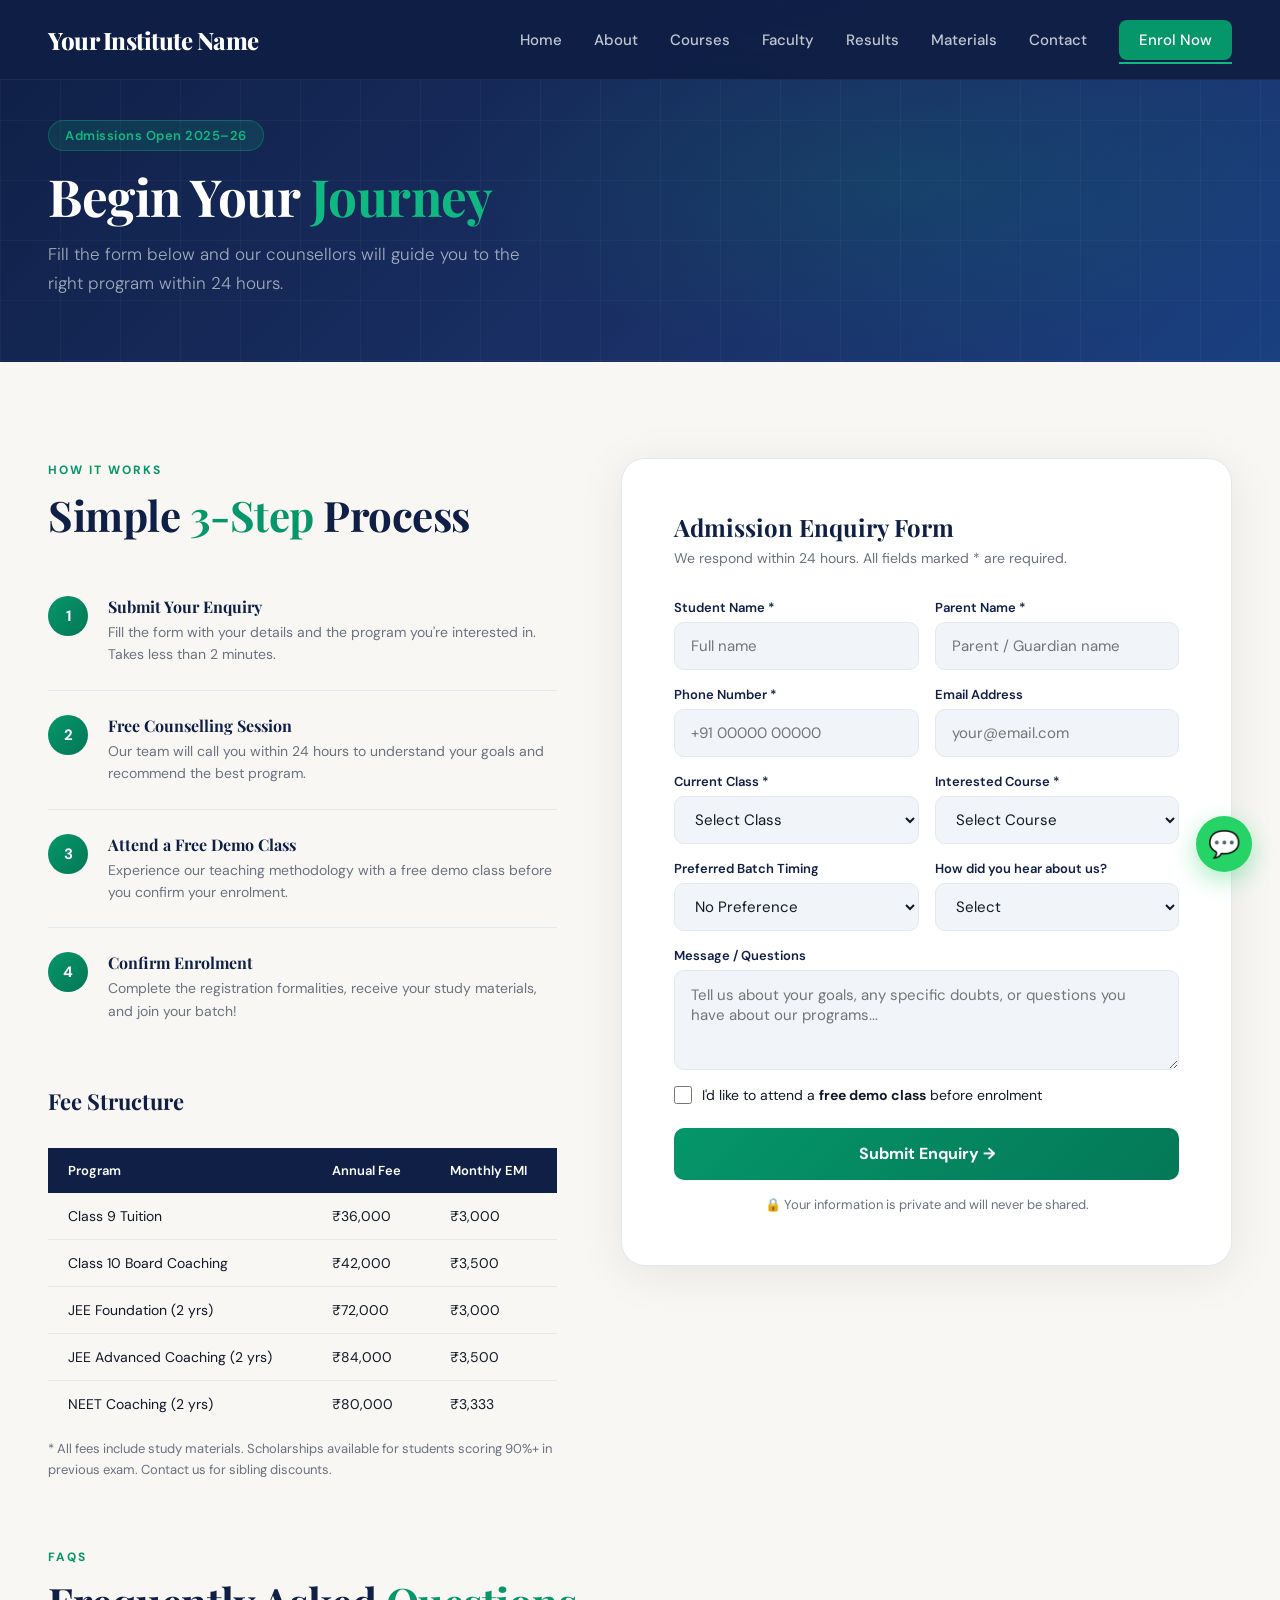
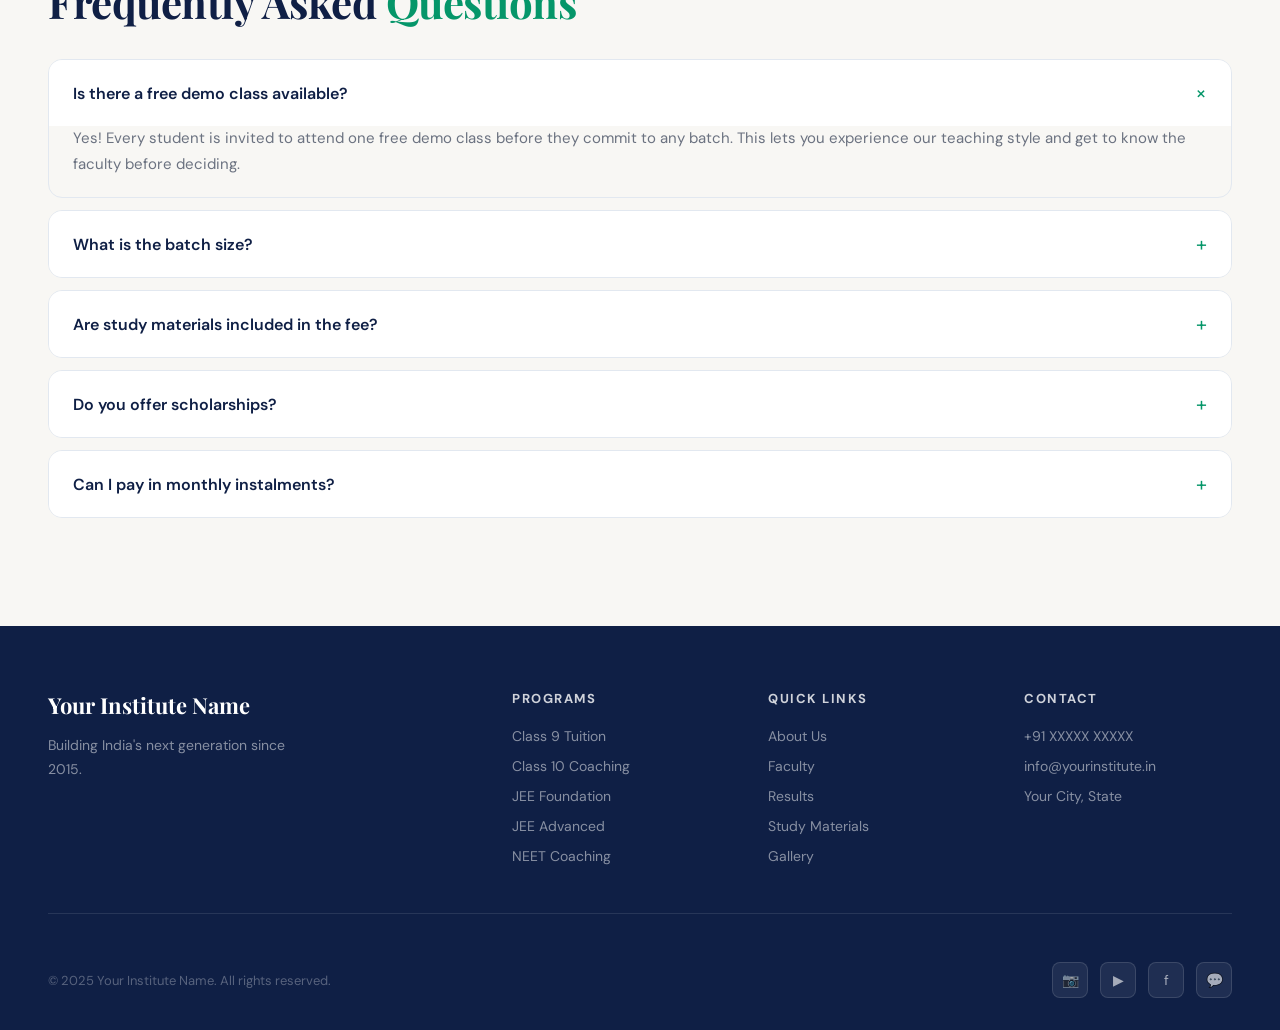
<file: admissions.html>
<!DOCTYPE html>
<html lang="en">
<head>
<meta charset="UTF-8"><meta name="viewport" content="width=device-width, initial-scale=1.0">
<title>Admissions — Your Institute Name</title>
<link rel="preconnect" href="https://fonts.googleapis.com">
<link href="https://fonts.googleapis.com/css2?family=Playfair+Display:wght@600;700;800&family=DM+Sans:wght@300;400;500;600&display=swap" rel="stylesheet">
<link rel="stylesheet" href="css/style.css">
<style>
.admission-layout { display:grid; grid-template-columns:1fr 1.2fr; gap:64px; align-items:start; }
.admission-form-box { background:white; border-radius:24px; padding:52px; box-shadow:0 8px 48px rgba(0,0,0,0.08); border:1px solid var(--border); }
.process-steps { display:flex; flex-direction:column; gap:0; }
.process-step { display:flex; gap:20px; padding:24px 0; border-bottom:1px solid var(--border); position:relative; }
.process-step:last-child { border-bottom:none; }
.step-num { width:40px; height:40px; border-radius:50%; background:linear-gradient(135deg,var(--emerald),var(--emerald-dark)); color:white; font-weight:700; font-size:15px; display:flex; align-items:center; justify-content:center; flex-shrink:0; }
.step-text h4 { font-size:16px; color:var(--navy); margin-bottom:4px; }
.step-text p { font-size:14px; color:var(--grey); line-height:1.6; }
.faq-section { margin-top:64px; }
.faq-item { border:1px solid var(--border); border-radius:14px; margin-bottom:12px; overflow:hidden; }
.faq-q { padding:20px 24px; cursor:pointer; display:flex; justify-content:space-between; align-items:center; background:white; transition:background 0.2s; }
.faq-q:hover { background:var(--light); }
.faq-q h4 { font-size:16px; color:var(--navy); font-family:'DM Sans',sans-serif; font-weight:600; }
.faq-toggle { font-size:20px; color:var(--emerald); transition:transform 0.3s; flex-shrink:0; }
.faq-a { display:none; padding:0 24px 20px; font-size:15px; color:var(--grey); line-height:1.7; }
.faq-item.open .faq-a { display:block; }
.faq-item.open .faq-toggle { transform:rotate(45deg); }
.fee-table { width:100%; border-collapse:collapse; margin-top:32px; }
.fee-table th { background:var(--navy); color:white; padding:14px 20px; text-align:left; font-size:13px; font-weight:600; }
.fee-table td { padding:14px 20px; font-size:14px; color:var(--text); border-bottom:1px solid var(--border); }
.fee-table tr:last-child td { border-bottom:none; }
.fee-table tr:hover td { background:rgba(5,150,105,0.04); }
.fee-note { font-size:13px; color:var(--grey); margin-top:12px; line-height:1.6; }
@media(max-width:1024px) { .admission-layout { grid-template-columns:1fr; } }
@media(max-width:600px) { .admission-form-box { padding:32px 24px; } }
</style>
</head>
<body>
<nav id="navbar">
  <a href="index.html" class="nav-logo">Your Institute Name</a>
  <div class="nav-links" id="navLinks">
    <a href="index.html">Home</a><a href="about.html">About</a><a href="courses.html">Courses</a><a href="faculty.html">Faculty</a><a href="results.html">Results</a><a href="materials.html">Materials</a><a href="contact.html">Contact</a>
    <a href="admissions.html" class="btn btn-primary" style="padding:10px 20px">Enrol Now</a>
  </div>
  <button class="hamburger" id="hamburger" onclick="toggleMenu()"><span></span><span></span><span></span></button>
</nav>

<div class="page-hero">
  <div class="page-hero-content">
    <div class="page-hero-badge">Admissions Open 2025–26</div>
    <h1>Begin Your <em>Journey</em></h1>
    <p>Fill the form below and our counsellors will guide you to the right program within 24 hours.</p>
  </div>
</div>

<section style="background:var(--cream);">
  <div class="container">
    <div class="admission-layout">
      <div class="fade-in">
        <div class="section-label">How It Works</div>
        <h2 class="section-title" style="margin-bottom:32px;">Simple <em>3-Step</em> Process</h2>
        <div class="process-steps">
          <div class="process-step"><div class="step-num">1</div><div class="step-text"><h4>Submit Your Enquiry</h4><p>Fill the form with your details and the program you're interested in. Takes less than 2 minutes.</p></div></div>
          <div class="process-step"><div class="step-num">2</div><div class="step-text"><h4>Free Counselling Session</h4><p>Our team will call you within 24 hours to understand your goals and recommend the best program.</p></div></div>
          <div class="process-step"><div class="step-num">3</div><div class="step-text"><h4>Attend a Free Demo Class</h4><p>Experience our teaching methodology with a free demo class before you confirm your enrolment.</p></div></div>
          <div class="process-step"><div class="step-num">4</div><div class="step-text"><h4>Confirm Enrolment</h4><p>Complete the registration formalities, receive your study materials, and join your batch!</p></div></div>
        </div>

        <div style="margin-top:40px;">
          <h3 style="font-size:22px;color:var(--navy);margin-bottom:20px;">Fee Structure</h3>
          <table class="fee-table">
            <thead><tr><th>Program</th><th>Annual Fee</th><th>Monthly EMI</th></tr></thead>
            <tbody>
              <tr><td>Class 9 Tuition</td><td>₹36,000</td><td>₹3,000</td></tr>
              <tr><td>Class 10 Board Coaching</td><td>₹42,000</td><td>₹3,500</td></tr>
              <tr><td>JEE Foundation (2 yrs)</td><td>₹72,000</td><td>₹3,000</td></tr>
              <tr><td>JEE Advanced Coaching (2 yrs)</td><td>₹84,000</td><td>₹3,500</td></tr>
              <tr><td>NEET Coaching (2 yrs)</td><td>₹80,000</td><td>₹3,333</td></tr>
            </tbody>
          </table>
          <p class="fee-note">* All fees include study materials. Scholarships available for students scoring 90%+ in previous exam. Contact us for sibling discounts.</p>
        </div>
      </div>

      <div class="admission-form-box fade-in">
        <h3 style="font-size:24px;color:var(--navy);margin-bottom:6px;">Admission Enquiry Form</h3>
        <p style="font-size:14px;color:var(--grey);margin-bottom:32px;">We respond within 24 hours. All fields marked * are required.</p>
        <div class="form-row">
          <div class="form-group"><label>Student Name *</label><input type="text" placeholder="Full name"></div>
          <div class="form-group"><label>Parent Name *</label><input type="text" placeholder="Parent / Guardian name"></div>
        </div>
        <div class="form-row">
          <div class="form-group"><label>Phone Number *</label><input type="tel" placeholder="+91 00000 00000"></div>
          <div class="form-group"><label>Email Address</label><input type="email" placeholder="your@email.com"></div>
        </div>
        <div class="form-row">
          <div class="form-group"><label>Current Class *</label>
            <select><option value="">Select Class</option><option>Class 9</option><option>Class 10</option><option>Class 11</option><option>Class 12</option><option>Dropper</option></select>
          </div>
          <div class="form-group"><label>Interested Course *</label>
            <select><option value="">Select Course</option><option>Class 9 Tuition</option><option>Class 10 Tuition</option><option>JEE Foundation</option><option>JEE Advanced</option><option>NEET Coaching</option></select>
          </div>
        </div>
        <div class="form-row">
          <div class="form-group"><label>Preferred Batch Timing</label>
            <select><option>No Preference</option><option>Morning (6–9 AM)</option><option>Evening (4–7 PM)</option></select>
          </div>
          <div class="form-group"><label>How did you hear about us?</label>
            <select><option>Select</option><option>Friend / Student Referral</option><option>Google Search</option><option>Social Media</option><option>Newspaper / Pamphlet</option><option>Coaching Results Board</option></select>
          </div>
        </div>
        <div class="form-group"><label>Message / Questions</label><textarea placeholder="Tell us about your goals, any specific doubts, or questions you have about our programs..."></textarea></div>
        <div style="display:flex;align-items:center;gap:10px;margin-bottom:24px;">
          <input type="checkbox" id="demo" style="width:18px;height:18px;accent-color:var(--emerald);">
          <label for="demo" style="font-size:14px;color:var(--text);cursor:pointer;">I'd like to attend a <strong>free demo class</strong> before enrolment</label>
        </div>
        <button class="form-submit" onclick="handleSubmit(this)">Submit Enquiry →</button>
        <p style="font-size:13px;color:var(--grey);text-align:center;margin-top:16px;">🔒 Your information is private and will never be shared.</p>
      </div>
    </div>

    <!-- FAQ -->
    <div class="faq-section fade-in">
      <div class="section-label">FAQs</div>
      <h2 class="section-title" style="margin-bottom:32px;">Frequently Asked <em>Questions</em></h2>
      <div class="faq-item open"><div class="faq-q" onclick="toggleFaq(this)"><h4>Is there a free demo class available?</h4><div class="faq-toggle">+</div></div><div class="faq-a">Yes! Every student is invited to attend one free demo class before they commit to any batch. This lets you experience our teaching style and get to know the faculty before deciding.</div></div>
      <div class="faq-item"><div class="faq-q" onclick="toggleFaq(this)"><h4>What is the batch size?</h4><div class="faq-toggle">+</div></div><div class="faq-a">We cap batches at 20 students for Class 9–10 programs and 15 students for JEE and NEET programs. This ensures every student gets personal attention during class.</div></div>
      <div class="faq-item"><div class="faq-q" onclick="toggleFaq(this)"><h4>Are study materials included in the fee?</h4><div class="faq-toggle">+</div></div><div class="faq-a">Yes, all printed study materials, notes, and practice papers are included in the program fee. There are no hidden costs for materials.</div></div>
      <div class="faq-item"><div class="faq-q" onclick="toggleFaq(this)"><h4>Do you offer scholarships?</h4><div class="faq-toggle">+</div></div><div class="faq-a">Yes. Students who scored 90% or above in their previous board exam are eligible for a merit scholarship of up to 20% fee waiver. Sibling discounts and need-based scholarships are also available — contact us to know more.</div></div>
      <div class="faq-item"><div class="faq-q" onclick="toggleFaq(this)"><h4>Can I pay in monthly instalments?</h4><div class="faq-toggle">+</div></div><div class="faq-a">Absolutely. We offer easy monthly EMI options for all programs. There is no interest charged on the instalment plan. Details are provided during the counselling session.</div></div>
    </div>
  </div>
</section>

<footer>
  <div class="container">
    <div class="footer-top">
      <div><a href="index.html" class="footer-logo">Your Institute Name</a><p class="footer-tagline">Building India's next generation since 2015.</p></div>
      <div class="footer-col"><h5>Programs</h5><div class="footer-links"><a href="courses.html">Class 9 Tuition</a><a href="courses.html">Class 10 Coaching</a><a href="courses.html">JEE Foundation</a><a href="courses.html">JEE Advanced</a><a href="courses.html">NEET Coaching</a></div></div>
      <div class="footer-col"><h5>Quick Links</h5><div class="footer-links"><a href="about.html">About Us</a><a href="faculty.html">Faculty</a><a href="results.html">Results</a><a href="materials.html">Study Materials</a><a href="gallery.html">Gallery</a></div></div>
      <div class="footer-col"><h5>Contact</h5><div class="footer-links"><a href="#">+91 XXXXX XXXXX</a><a href="#">info@yourinstitute.in</a><a href="#">Your City, State</a></div></div>
    </div>
    <div class="footer-bottom">
      <div class="footer-copy">© 2025 Your Institute Name. All rights reserved.</div>
      <div class="footer-social"><a class="social-btn">&#128247;</a><a class="social-btn">&#9654;</a><a class="social-btn">f</a><a class="social-btn">&#128172;</a></div>
    </div>
  </div>
</footer>
<a href="https://wa.me/91XXXXXXXXXX" class="whatsapp-btn">&#128172;</a>
<script src="js/main.js"></script>
<script>
function toggleFaq(el) {
  el.parentElement.classList.toggle('open');
}
</script>
</body>
</html>
</file>
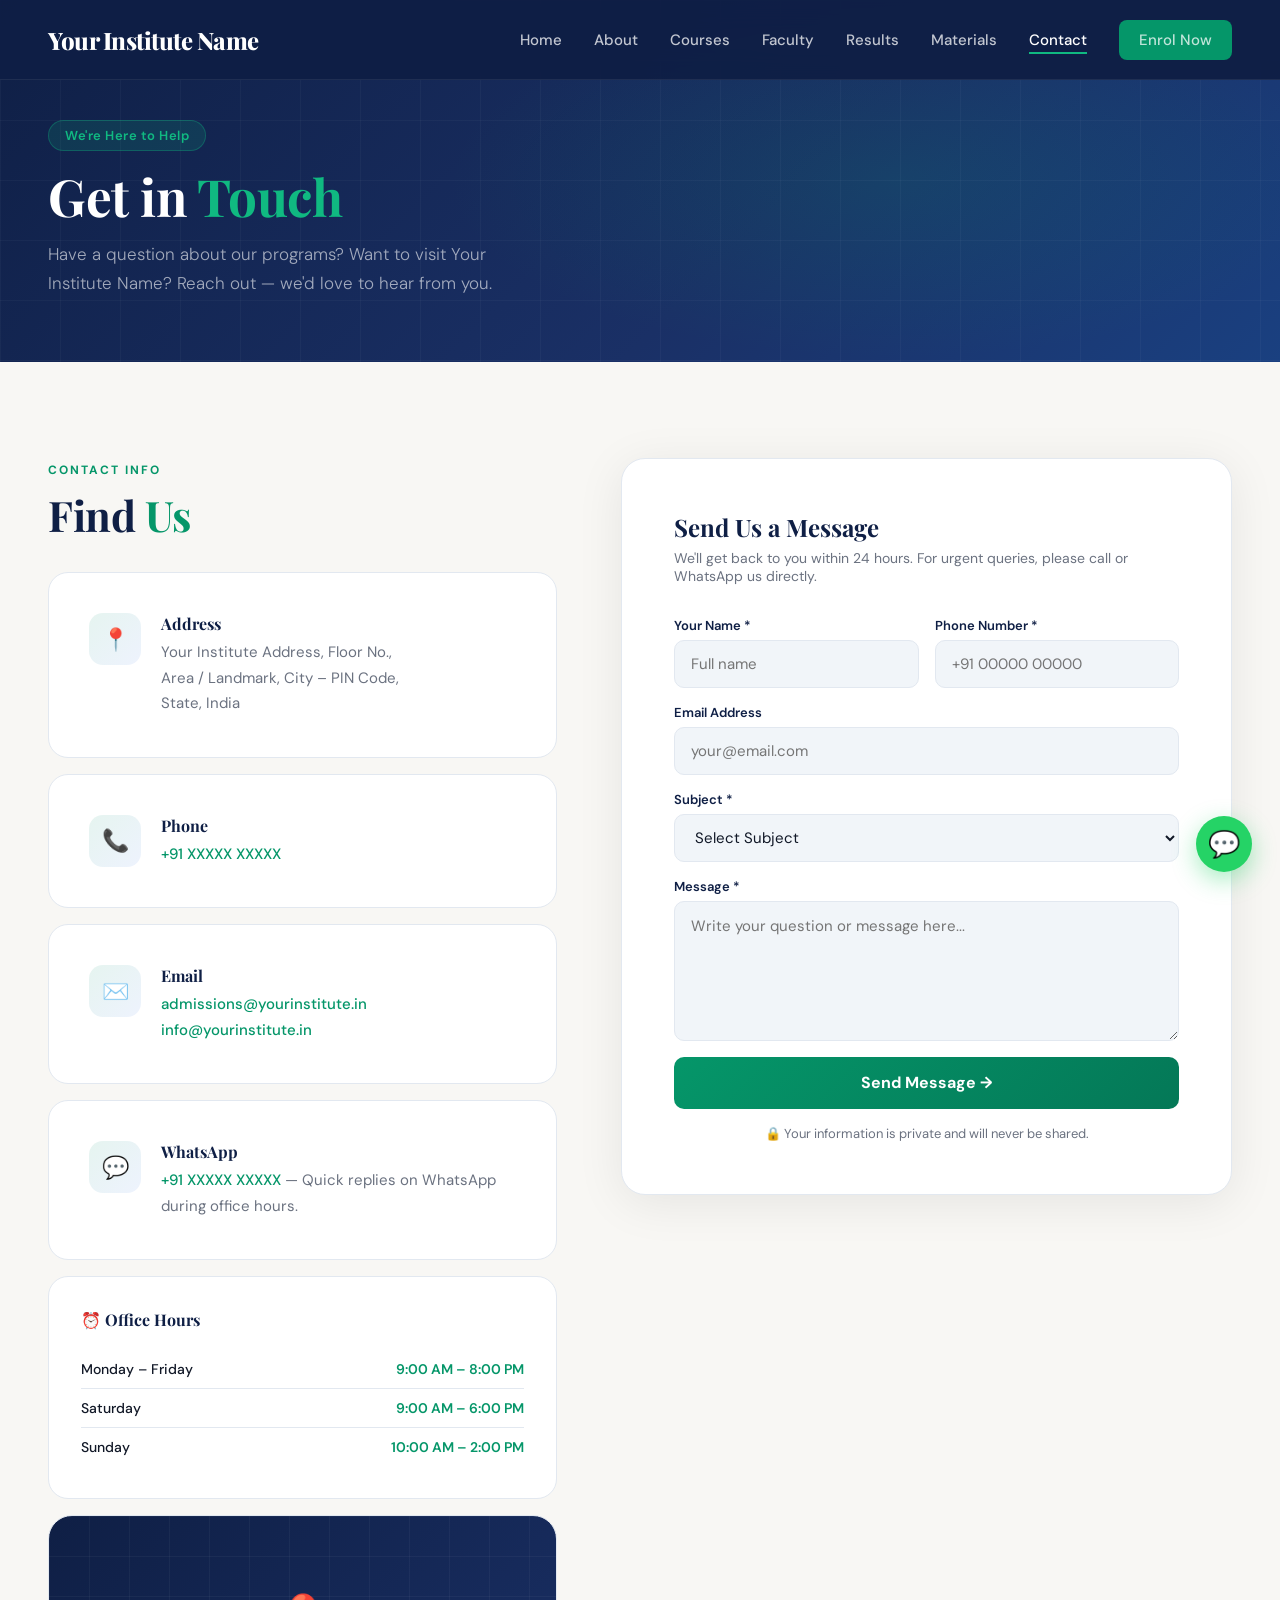
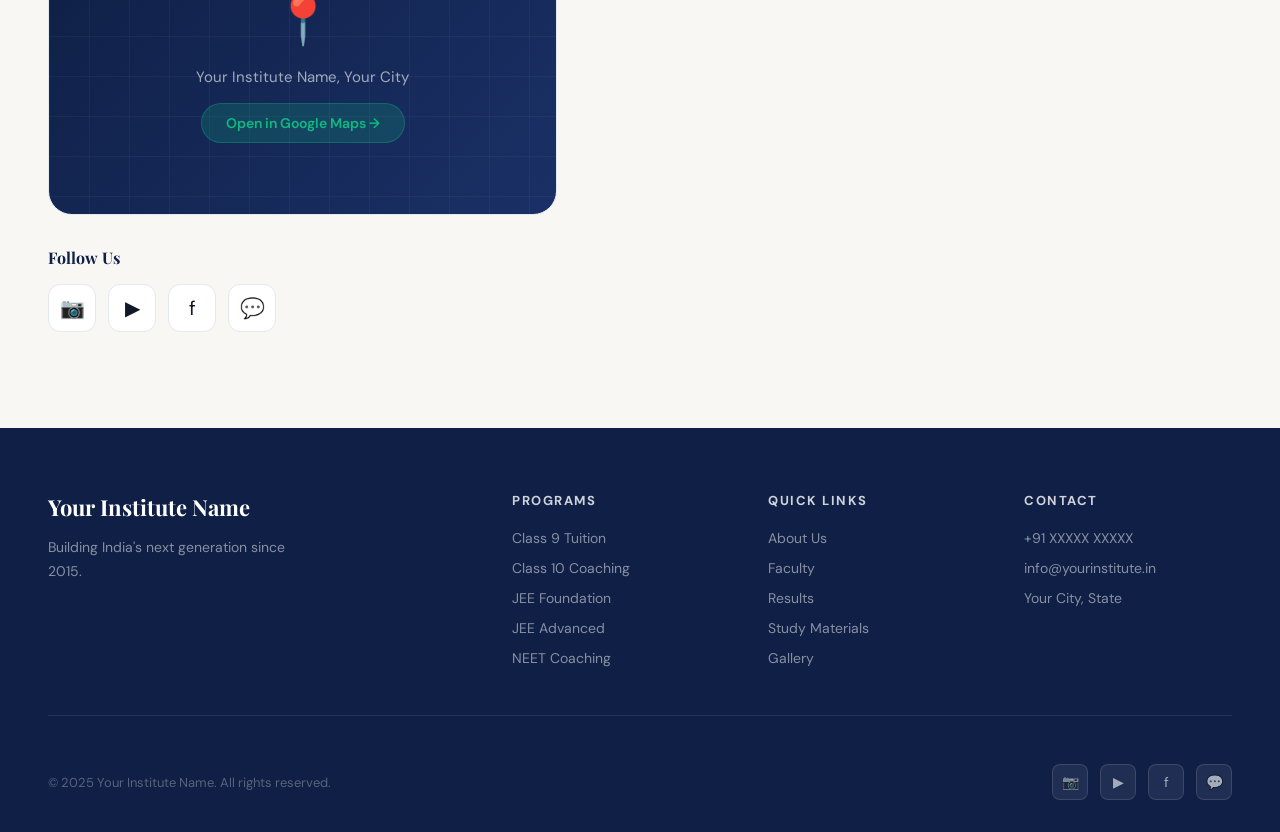
<file: contact.html>
<!DOCTYPE html>
<html lang="en">
<head>
<meta charset="UTF-8"><meta name="viewport" content="width=device-width, initial-scale=1.0">
<title>Contact Us — Your Institute Name</title>
<link rel="preconnect" href="https://fonts.googleapis.com">
<link href="https://fonts.googleapis.com/css2?family=Playfair+Display:wght@600;700;800&family=DM+Sans:wght@300;400;500;600&display=swap" rel="stylesheet">
<link rel="stylesheet" href="css/style.css">
<style>
.contact-layout { display:grid; grid-template-columns:1fr 1.2fr; gap:64px; align-items:start; }
.contact-info-card { background:white; border-radius:20px; padding:40px; border:1px solid var(--border); display:flex; align-items:flex-start; gap:20px; margin-bottom:16px; transition:all 0.3s; }
.contact-info-card:hover { box-shadow:0 12px 32px rgba(0,0,0,0.07); transform:translateY(-2px); }
.ci-icon { width:52px; height:52px; border-radius:14px; flex-shrink:0; background:linear-gradient(135deg,rgba(5,150,105,0.1),rgba(37,99,235,0.08)); display:flex; align-items:center; justify-content:center; font-size:22px; }
.ci-text h4 { font-size:16px; color:var(--navy); margin-bottom:6px; }
.ci-text p { font-size:15px; color:var(--grey); line-height:1.7; }
.ci-text a { color:var(--emerald); text-decoration:none; font-weight:500; }
.ci-text a:hover { text-decoration:underline; }
.contact-form-box { background:white; border-radius:24px; padding:52px; box-shadow:0 8px 48px rgba(0,0,0,0.08); border:1px solid var(--border); }
.map-section { background:linear-gradient(135deg,var(--navy),var(--navy2)); border-radius:24px; min-height:300px; display:flex; align-items:center; justify-content:center; flex-direction:column; gap:16px; margin-top:16px; position:relative; overflow:hidden; border:1px solid var(--border); }
.map-section::before { content:''; position:absolute; inset:0; background-image:linear-gradient(rgba(255,255,255,0.04) 1px,transparent 1px),linear-gradient(90deg,rgba(255,255,255,0.04) 1px,transparent 1px); background-size:40px 40px; }
.map-section .map-pin { font-size:48px; position:relative; z-index:1; }
.map-section .map-text { color:rgba(255,255,255,0.6); font-size:15px; position:relative; z-index:1; }
.map-section .map-label { background:rgba(16,185,129,0.2); color:var(--emerald-light); border:1px solid rgba(16,185,129,0.3); padding:10px 24px; border-radius:100px; font-size:14px; font-weight:600; position:relative; z-index:1; cursor:pointer; transition:all 0.2s; }
.map-section .map-label:hover { background:rgba(16,185,129,0.35); }
.social-section { margin-top:32px; }
.social-section h4 { font-size:16px; color:var(--navy); margin-bottom:16px; }
.social-links { display:flex; gap:12px; }
.social-link { width:48px; height:48px; border-radius:12px; border:1.5px solid var(--border); display:flex; align-items:center; justify-content:center; font-size:20px; text-decoration:none; transition:all 0.2s; background:white; }
.social-link:hover { border-color:var(--emerald); background:rgba(5,150,105,0.06); transform:translateY(-2px); }
.hours-table { width:100%; }
.hours-row { display:flex; justify-content:space-between; padding:10px 0; border-bottom:1px solid var(--border); font-size:14px; }
.hours-row:last-child { border-bottom:none; }
.hours-row .day { color:var(--text); font-weight:500; }
.hours-row .time { color:var(--emerald); font-weight:600; }
@media(max-width:1024px) { .contact-layout { grid-template-columns:1fr; } }
@media(max-width:600px) { .contact-form-box { padding:32px 24px; } }
</style>
</head>
<body>
<nav id="navbar">
  <a href="index.html" class="nav-logo">Your Institute Name</a>
  <div class="nav-links" id="navLinks">
    <a href="index.html">Home</a><a href="about.html">About</a><a href="courses.html">Courses</a><a href="faculty.html">Faculty</a><a href="results.html">Results</a><a href="materials.html">Materials</a><a href="contact.html">Contact</a>
    <a href="admissions.html" class="btn btn-primary" style="padding:10px 20px">Enrol Now</a>
  </div>
  <button class="hamburger" id="hamburger" onclick="toggleMenu()"><span></span><span></span><span></span></button>
</nav>

<div class="page-hero">
  <div class="page-hero-content">
    <div class="page-hero-badge">We're Here to Help</div>
    <h1>Get in <em>Touch</em></h1>
    <p>Have a question about our programs? Want to visit Your Institute Name? Reach out — we'd love to hear from you.</p>
  </div>
</div>

<section style="background:var(--cream);">
  <div class="container">
    <div class="contact-layout">
      <div class="fade-in">
        <div class="section-label">Contact Info</div>
        <h2 class="section-title" style="margin-bottom:32px;">Find <em>Us</em></h2>

        <div class="contact-info-card"><div class="ci-icon">📍</div><div class="ci-text"><h4>Address</h4><p>Your Institute Address, Floor No.,<br>Area / Landmark, City – PIN Code,<br>State, India</p></div></div>
        <div class="contact-info-card"><div class="ci-icon">📞</div><div class="ci-text"><h4>Phone</h4><p><a href="tel:+91XXXXXXXXXX">+91 XXXXX XXXXX</a></p></div></div>
        <div class="contact-info-card"><div class="ci-icon">✉️</div><div class="ci-text"><h4>Email</h4><p><a href="mailto:admissions@yourinstitute.in">admissions@yourinstitute.in</a><br><a href="mailto:info@yourinstitute.in">info@yourinstitute.in</a></p></div></div>
        <div class="contact-info-card"><div class="ci-icon">💬</div><div class="ci-text"><h4>WhatsApp</h4><p><a href="https://wa.me/91XXXXXXXXXX">+91 XXXXX XXXXX</a> — Quick replies on WhatsApp during office hours.</p></div></div>

        <div style="background:white;border-radius:20px;padding:32px;border:1px solid var(--border);margin-top:16px;">
          <h4 style="font-size:16px;color:var(--navy);margin-bottom:20px;">⏰ Office Hours</h4>
          <div class="hours-table">
            <div class="hours-row"><div class="day">Monday – Friday</div><div class="time">9:00 AM – 8:00 PM</div></div>
            <div class="hours-row"><div class="day">Saturday</div><div class="time">9:00 AM – 6:00 PM</div></div>
            <div class="hours-row"><div class="day">Sunday</div><div class="time">10:00 AM – 2:00 PM</div></div>
          </div>
        </div>

        <div class="map-section">
          <div class="map-pin">📍</div>
          <div class="map-text">Your Institute Name, Your City</div>
          <div class="map-label">Open in Google Maps →</div>
        </div>

        <div class="social-section">
          <h4>Follow Us</h4>
          <div class="social-links">
            <a class="social-link" title="Instagram">📷</a>
            <a class="social-link" title="YouTube">▶</a>
            <a class="social-link" title="Facebook">f</a>
            <a class="social-link" title="WhatsApp" href="https://wa.me/91XXXXXXXXXX">💬</a>
          </div>
        </div>
      </div>

      <div class="contact-form-box fade-in">
        <h3 style="font-size:24px;color:var(--navy);margin-bottom:6px;">Send Us a Message</h3>
        <p style="font-size:14px;color:var(--grey);margin-bottom:32px;">We'll get back to you within 24 hours. For urgent queries, please call or WhatsApp us directly.</p>
        <div class="form-row">
          <div class="form-group"><label>Your Name *</label><input type="text" placeholder="Full name"></div>
          <div class="form-group"><label>Phone Number *</label><input type="tel" placeholder="+91 00000 00000"></div>
        </div>
        <div class="form-group"><label>Email Address</label><input type="email" placeholder="your@email.com"></div>
        <div class="form-group"><label>Subject *</label>
          <select><option>Select Subject</option><option>Admission Enquiry</option><option>Course Information</option><option>Fee Structure</option><option>Scholarship Query</option><option>Demo Class Request</option><option>Other</option></select>
        </div>
        <div class="form-group"><label>Message *</label><textarea placeholder="Write your question or message here..." style="height:140px;"></textarea></div>
        <button class="form-submit" onclick="handleSubmit(this)">Send Message →</button>
        <p style="font-size:13px;color:var(--grey);text-align:center;margin-top:16px;">🔒 Your information is private and will never be shared.</p>
      </div>
    </div>
  </div>
</section>

<footer>
  <div class="container">
    <div class="footer-top">
      <div><a href="index.html" class="footer-logo">Your Institute Name</a><p class="footer-tagline">Building India's next generation since 2015.</p></div>
      <div class="footer-col"><h5>Programs</h5><div class="footer-links"><a href="courses.html">Class 9 Tuition</a><a href="courses.html">Class 10 Coaching</a><a href="courses.html">JEE Foundation</a><a href="courses.html">JEE Advanced</a><a href="courses.html">NEET Coaching</a></div></div>
      <div class="footer-col"><h5>Quick Links</h5><div class="footer-links"><a href="about.html">About Us</a><a href="faculty.html">Faculty</a><a href="results.html">Results</a><a href="materials.html">Study Materials</a><a href="gallery.html">Gallery</a></div></div>
      <div class="footer-col"><h5>Contact</h5><div class="footer-links"><a href="tel:+91XXXXXXXXXX">+91 XXXXX XXXXX</a><a href="mailto:info@yourinstitute.in">info@yourinstitute.in</a><a href="#">Your City, State</a></div></div>
    </div>
    <div class="footer-bottom">
      <div class="footer-copy">© 2025 Your Institute Name. All rights reserved.</div>
      <div class="footer-social"><a class="social-btn">📷</a><a class="social-btn">▶</a><a class="social-btn">f</a><a class="social-btn">💬</a></div>
    </div>
  </div>
</footer>
<a href="https://wa.me/91XXXXXXXXXX" class="whatsapp-btn">💬</a>
<script src="js/main.js"></script>
</body>
</html>
</file>
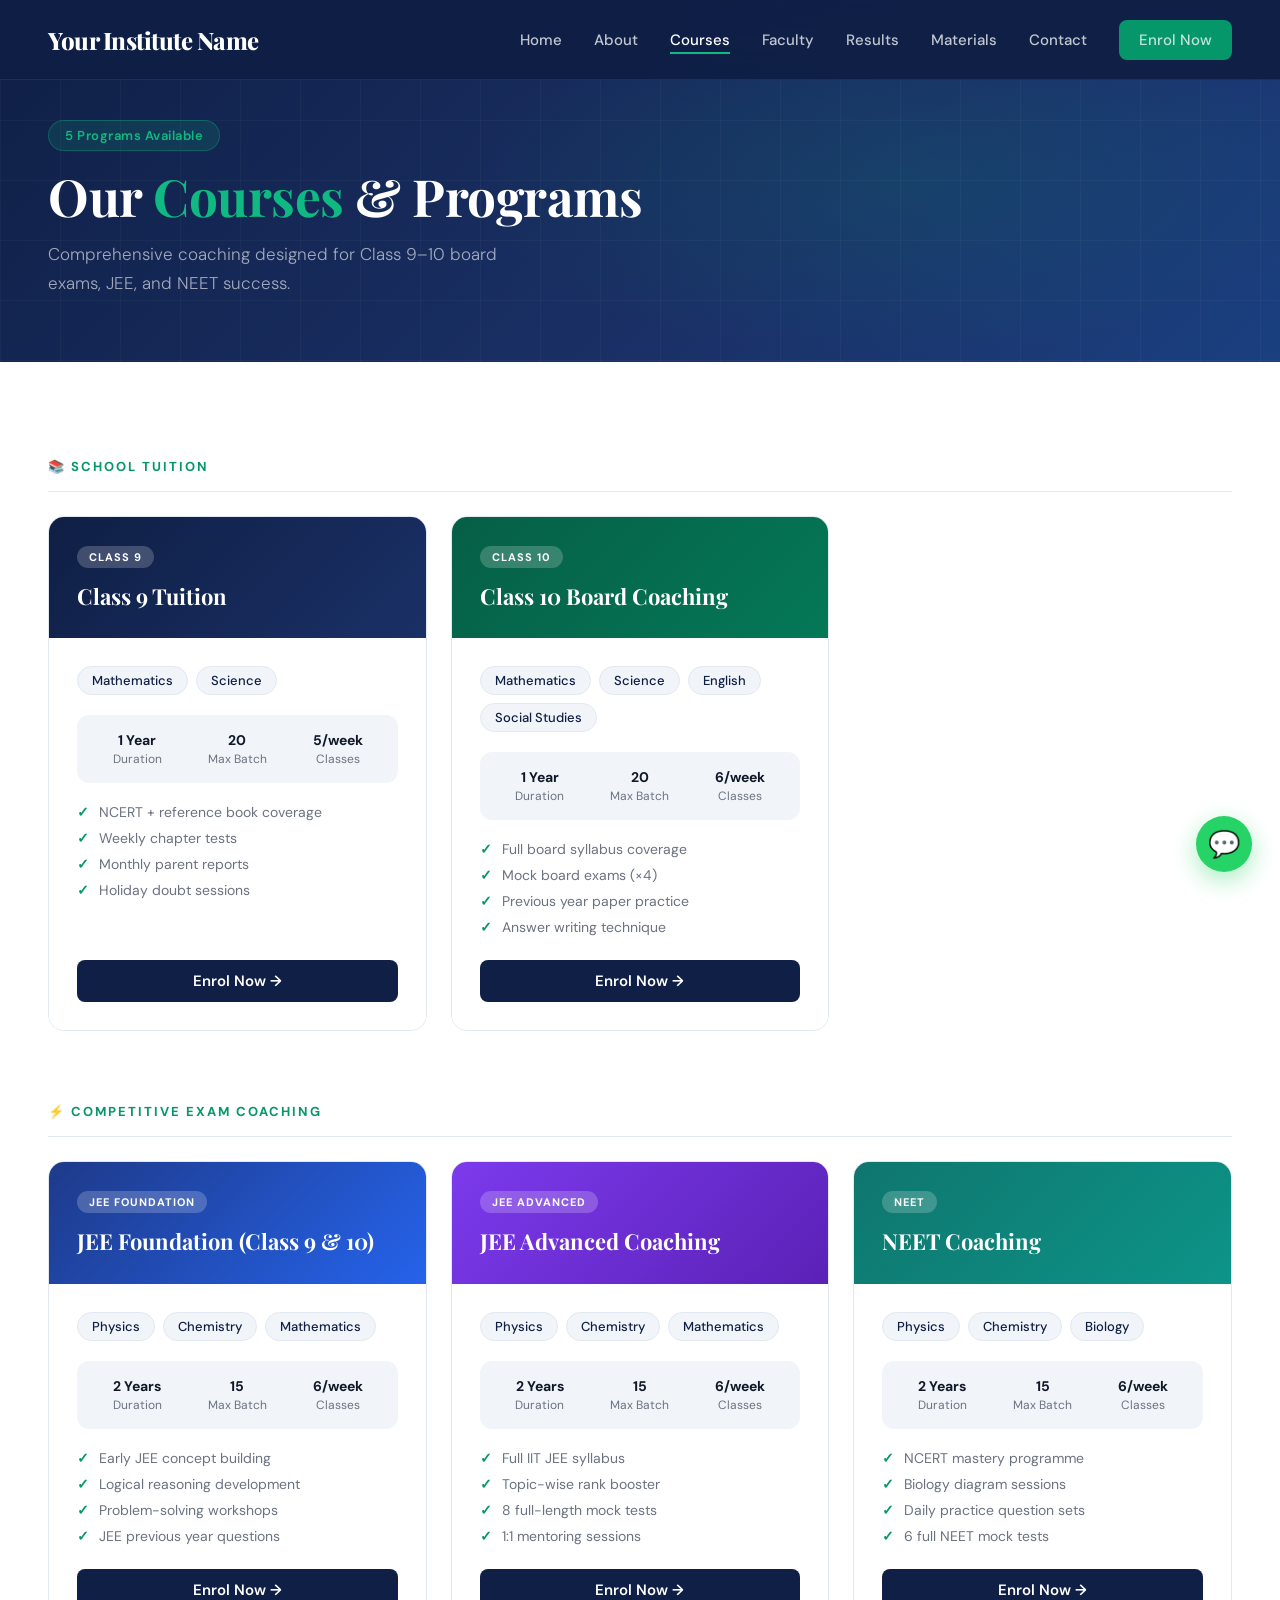
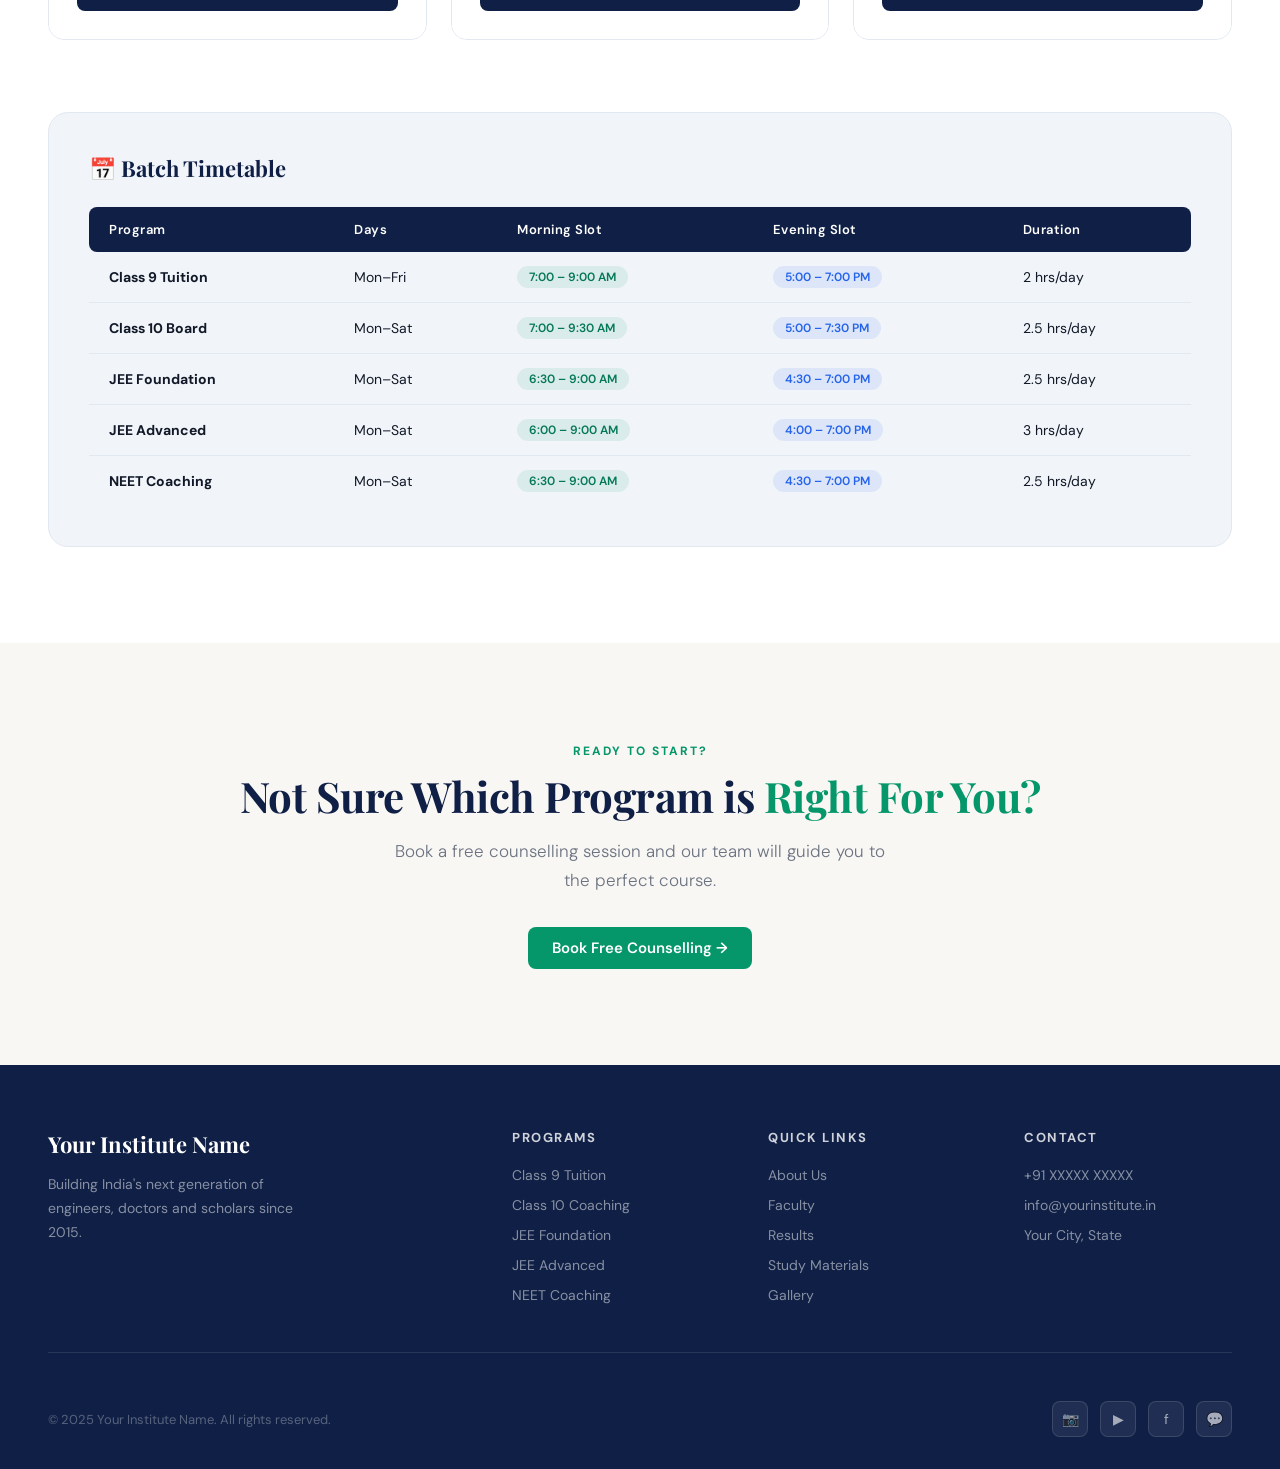
<file: courses.html>
<!DOCTYPE html>
<html lang="en">
<head>
<meta charset="UTF-8"><meta name="viewport" content="width=device-width, initial-scale=1.0">
<title>Courses — Your Institute Name</title>
<meta name="description" content="Explore all coaching programs at Your Institute Name — Class 9, 10, JEE Foundation, JEE Advanced, and NEET.">
<link rel="preconnect" href="https://fonts.googleapis.com">
<link href="https://fonts.googleapis.com/css2?family=Playfair+Display:wght@600;700;800&family=DM+Sans:wght@300;400;500;600&display=swap" rel="stylesheet">
<link rel="stylesheet" href="css/style.css">
<style>
.course-section { margin-bottom:72px; }
.course-section-title {
  font-size:13px; font-weight:700; letter-spacing:2px; text-transform:uppercase;
  color:var(--emerald); margin-bottom:24px; padding-bottom:16px;
  border-bottom:1px solid var(--border); display:flex; align-items:center; gap:12px;
}
.courses-grid { display:grid; grid-template-columns:repeat(3,1fr); gap:24px; }
.prog-card { border-radius:16px; overflow:hidden; border:1px solid var(--border); display:flex; flex-direction:column; transition:all 0.3s; }
.prog-card:hover { transform:translateY(-4px); box-shadow:0 16px 40px rgba(0,0,0,0.1); }
.prog-card-header { padding:28px; }
.prog-card-header .tag { display:inline-block; background:rgba(255,255,255,0.2); color:white; font-size:11px; font-weight:700; letter-spacing:1px; text-transform:uppercase; padding:4px 12px; border-radius:100px; margin-bottom:14px; }
.prog-card-header h3 { color:white; font-size:22px; line-height:1.3; }
.prog-card-body { padding:28px; flex:1; display:flex; flex-direction:column; background:white; }
.prog-subjects { display:flex; flex-wrap:wrap; gap:8px; margin-bottom:20px; }
.prog-meta { display:grid; grid-template-columns:1fr 1fr 1fr; gap:12px; margin-bottom:20px; padding:16px; background:var(--light); border-radius:12px; }
.prog-meta-item { font-size:12px; color:var(--grey); text-align:center; }
.prog-meta-item strong { display:block; font-size:14px; color:var(--text); font-weight:700; margin-bottom:2px; }
.prog-features { margin-bottom:24px; display:flex; flex-direction:column; gap:8px; }
.prog-feature { display:flex; align-items:center; gap:10px; font-size:14px; color:var(--grey); }
.prog-feature::before { content:'✓'; color:var(--emerald); font-weight:700; flex-shrink:0; }
.prog-card .btn { margin-top:auto; width:100%; justify-content:center; }
.timetable-section { background:var(--light); border-radius:20px; padding:40px; border:1px solid var(--border); }
.timetable-section h3 { font-size:22px; color:var(--navy); margin-bottom:24px; }
table { width:100%; border-collapse:collapse; }
th { background:var(--navy); color:white; padding:14px 20px; text-align:left; font-size:13px; font-weight:600; letter-spacing:0.5px; }
th:first-child { border-radius:8px 0 0 8px; }
th:last-child { border-radius:0 8px 8px 0; }
td { padding:14px 20px; font-size:14px; color:var(--text); border-bottom:1px solid var(--border); }
tr:last-child td { border-bottom:none; }
tr:hover td { background:rgba(5,150,105,0.04); }
.badge-pill { display:inline-block; padding:3px 12px; border-radius:100px; font-size:12px; font-weight:600; }
.badge-morning { background:rgba(5,150,105,0.1); color:var(--emerald-dark); }
.badge-evening { background:rgba(37,99,235,0.1); color:var(--blue); }
@media(max-width:1024px) { .courses-grid { grid-template-columns:repeat(2,1fr); } }
@media(max-width:768px) { .courses-grid { grid-template-columns:1fr; } .prog-meta { grid-template-columns:1fr 1fr; } }
</style>
</head>
<body>
<nav id="navbar">
  <a href="index.html" class="nav-logo">Your Institute Name</a>
  <div class="nav-links" id="navLinks">
    <a href="index.html">Home</a><a href="about.html">About</a><a href="courses.html">Courses</a><a href="faculty.html">Faculty</a><a href="results.html">Results</a><a href="materials.html">Materials</a><a href="contact.html">Contact</a>
    <a href="admissions.html" class="btn btn-primary" style="padding:10px 20px">Enrol Now</a>
  </div>
  <button class="hamburger" id="hamburger" onclick="toggleMenu()"><span></span><span></span><span></span></button>
</nav>

<div class="page-hero">
  <div class="page-hero-content">
    <div class="page-hero-badge">5 Programs Available</div>
    <h1>Our <em>Courses</em> &amp; Programs</h1>
    <p>Comprehensive coaching designed for Class 9–10 board exams, JEE, and NEET success.</p>
  </div>
</div>

<section style="background:var(--white);">
  <div class="container">

    <!-- School Tuition -->
    <div class="course-section fade-in">
      <div class="course-section-title">📚 School Tuition</div>
      <div class="courses-grid">
        <div class="prog-card">
          <div class="prog-card-header" style="background:linear-gradient(135deg,#0F1F45,#1A3066)">
            <div class="tag">Class 9</div><h3>Class 9 Tuition</h3>
          </div>
          <div class="prog-card-body">
            <div class="prog-subjects"><span class="subject-pill">Mathematics</span><span class="subject-pill">Science</span></div>
            <div class="prog-meta">
              <div class="prog-meta-item"><strong>1 Year</strong>Duration</div>
              <div class="prog-meta-item"><strong>20</strong>Max Batch</div>
              <div class="prog-meta-item"><strong>5/week</strong>Classes</div>
            </div>
            <div class="prog-features">
              <div class="prog-feature">NCERT + reference book coverage</div>
              <div class="prog-feature">Weekly chapter tests</div>
              <div class="prog-feature">Monthly parent reports</div>
              <div class="prog-feature">Holiday doubt sessions</div>
            </div>
            <a href="admissions.html" class="btn btn-navy">Enrol Now →</a>
          </div>
        </div>
        <div class="prog-card">
          <div class="prog-card-header" style="background:linear-gradient(135deg,#065f46,#047857)">
            <div class="tag">Class 10</div><h3>Class 10 Board Coaching</h3>
          </div>
          <div class="prog-card-body">
            <div class="prog-subjects"><span class="subject-pill">Mathematics</span><span class="subject-pill">Science</span><span class="subject-pill">English</span><span class="subject-pill">Social Studies</span></div>
            <div class="prog-meta">
              <div class="prog-meta-item"><strong>1 Year</strong>Duration</div>
              <div class="prog-meta-item"><strong>20</strong>Max Batch</div>
              <div class="prog-meta-item"><strong>6/week</strong>Classes</div>
            </div>
            <div class="prog-features">
              <div class="prog-feature">Full board syllabus coverage</div>
              <div class="prog-feature">Mock board exams (×4)</div>
              <div class="prog-feature">Previous year paper practice</div>
              <div class="prog-feature">Answer writing technique</div>
            </div>
            <a href="admissions.html" class="btn btn-navy">Enrol Now →</a>
          </div>
        </div>
      </div>
    </div>

    <!-- Competitive Exams -->
    <div class="course-section fade-in">
      <div class="course-section-title">⚡ Competitive Exam Coaching</div>
      <div class="courses-grid">
        <div class="prog-card">
          <div class="prog-card-header" style="background:linear-gradient(135deg,#1E3A8A,#2563EB)">
            <div class="tag">JEE Foundation</div><h3>JEE Foundation (Class 9 &amp; 10)</h3>
          </div>
          <div class="prog-card-body">
            <div class="prog-subjects"><span class="subject-pill">Physics</span><span class="subject-pill">Chemistry</span><span class="subject-pill">Mathematics</span></div>
            <div class="prog-meta">
              <div class="prog-meta-item"><strong>2 Years</strong>Duration</div>
              <div class="prog-meta-item"><strong>15</strong>Max Batch</div>
              <div class="prog-meta-item"><strong>6/week</strong>Classes</div>
            </div>
            <div class="prog-features">
              <div class="prog-feature">Early JEE concept building</div>
              <div class="prog-feature">Logical reasoning development</div>
              <div class="prog-feature">Problem-solving workshops</div>
              <div class="prog-feature">JEE previous year questions</div>
            </div>
            <a href="admissions.html" class="btn btn-navy">Enrol Now →</a>
          </div>
        </div>
        <div class="prog-card">
          <div class="prog-card-header" style="background:linear-gradient(135deg,#7C3AED,#5B21B6)">
            <div class="tag">JEE Advanced</div><h3>JEE Advanced Coaching</h3>
          </div>
          <div class="prog-card-body">
            <div class="prog-subjects"><span class="subject-pill">Physics</span><span class="subject-pill">Chemistry</span><span class="subject-pill">Mathematics</span></div>
            <div class="prog-meta">
              <div class="prog-meta-item"><strong>2 Years</strong>Duration</div>
              <div class="prog-meta-item"><strong>15</strong>Max Batch</div>
              <div class="prog-meta-item"><strong>6/week</strong>Classes</div>
            </div>
            <div class="prog-features">
              <div class="prog-feature">Full IIT JEE syllabus</div>
              <div class="prog-feature">Topic-wise rank booster</div>
              <div class="prog-feature">8 full-length mock tests</div>
              <div class="prog-feature">1:1 mentoring sessions</div>
            </div>
            <a href="admissions.html" class="btn btn-navy">Enrol Now →</a>
          </div>
        </div>
        <div class="prog-card">
          <div class="prog-card-header" style="background:linear-gradient(135deg,#0F766E,#0D9488)">
            <div class="tag">NEET</div><h3>NEET Coaching</h3>
          </div>
          <div class="prog-card-body">
            <div class="prog-subjects"><span class="subject-pill">Physics</span><span class="subject-pill">Chemistry</span><span class="subject-pill">Biology</span></div>
            <div class="prog-meta">
              <div class="prog-meta-item"><strong>2 Years</strong>Duration</div>
              <div class="prog-meta-item"><strong>15</strong>Max Batch</div>
              <div class="prog-meta-item"><strong>6/week</strong>Classes</div>
            </div>
            <div class="prog-features">
              <div class="prog-feature">NCERT mastery programme</div>
              <div class="prog-feature">Biology diagram sessions</div>
              <div class="prog-feature">Daily practice question sets</div>
              <div class="prog-feature">6 full NEET mock tests</div>
            </div>
            <a href="admissions.html" class="btn btn-navy">Enrol Now →</a>
          </div>
        </div>
      </div>
    </div>

    <!-- Timetable -->
    <div class="timetable-section fade-in">
      <h3>📅 Batch Timetable</h3>
      <table>
        <thead><tr><th>Program</th><th>Days</th><th>Morning Slot</th><th>Evening Slot</th><th>Duration</th></tr></thead>
        <tbody>
          <tr><td><strong>Class 9 Tuition</strong></td><td>Mon–Fri</td><td><span class="badge-pill badge-morning">7:00 – 9:00 AM</span></td><td><span class="badge-pill badge-evening">5:00 – 7:00 PM</span></td><td>2 hrs/day</td></tr>
          <tr><td><strong>Class 10 Board</strong></td><td>Mon–Sat</td><td><span class="badge-pill badge-morning">7:00 – 9:30 AM</span></td><td><span class="badge-pill badge-evening">5:00 – 7:30 PM</span></td><td>2.5 hrs/day</td></tr>
          <tr><td><strong>JEE Foundation</strong></td><td>Mon–Sat</td><td><span class="badge-pill badge-morning">6:30 – 9:00 AM</span></td><td><span class="badge-pill badge-evening">4:30 – 7:00 PM</span></td><td>2.5 hrs/day</td></tr>
          <tr><td><strong>JEE Advanced</strong></td><td>Mon–Sat</td><td><span class="badge-pill badge-morning">6:00 – 9:00 AM</span></td><td><span class="badge-pill badge-evening">4:00 – 7:00 PM</span></td><td>3 hrs/day</td></tr>
          <tr><td><strong>NEET Coaching</strong></td><td>Mon–Sat</td><td><span class="badge-pill badge-morning">6:30 – 9:00 AM</span></td><td><span class="badge-pill badge-evening">4:30 – 7:00 PM</span></td><td>2.5 hrs/day</td></tr>
        </tbody>
      </table>
    </div>

  </div>
</section>

<section style="background:var(--cream);text-align:center;">
  <div class="container">
    <div class="fade-in">
      <div class="section-label">Ready to Start?</div>
      <h2 class="section-title">Not Sure Which Program is <em>Right For You?</em></h2>
      <p class="section-sub" style="margin:16px auto 32px;">Book a free counselling session and our team will guide you to the perfect course.</p>
      <a href="admissions.html" class="btn btn-primary">Book Free Counselling →</a>
    </div>
  </div>
</section>

<footer>
  <div class="container">
    <div class="footer-top">
      <div><a href="index.html" class="footer-logo">Your Institute Name</a><p class="footer-tagline">Building India's next generation of engineers, doctors and scholars since 2015.</p></div>
      <div class="footer-col"><h5>Programs</h5><div class="footer-links"><a href="courses.html">Class 9 Tuition</a><a href="courses.html">Class 10 Coaching</a><a href="courses.html">JEE Foundation</a><a href="courses.html">JEE Advanced</a><a href="courses.html">NEET Coaching</a></div></div>
      <div class="footer-col"><h5>Quick Links</h5><div class="footer-links"><a href="about.html">About Us</a><a href="faculty.html">Faculty</a><a href="results.html">Results</a><a href="materials.html">Study Materials</a><a href="gallery.html">Gallery</a></div></div>
      <div class="footer-col"><h5>Contact</h5><div class="footer-links"><a href="#">+91 XXXXX XXXXX</a><a href="#">info@yourinstitute.in</a><a href="#">Your City, State</a></div></div>
    </div>
    <div class="footer-bottom">
      <div class="footer-copy">© 2025 Your Institute Name. All rights reserved.</div>
      <div class="footer-social"><a class="social-btn">📷</a><a class="social-btn">▶</a><a class="social-btn">f</a><a class="social-btn">💬</a></div>
    </div>
  </div>
</footer>
<a href="https://wa.me/91XXXXXXXXXX" class="whatsapp-btn">💬</a>
<script src="js/main.js"></script>
</body>
</html>
</file>
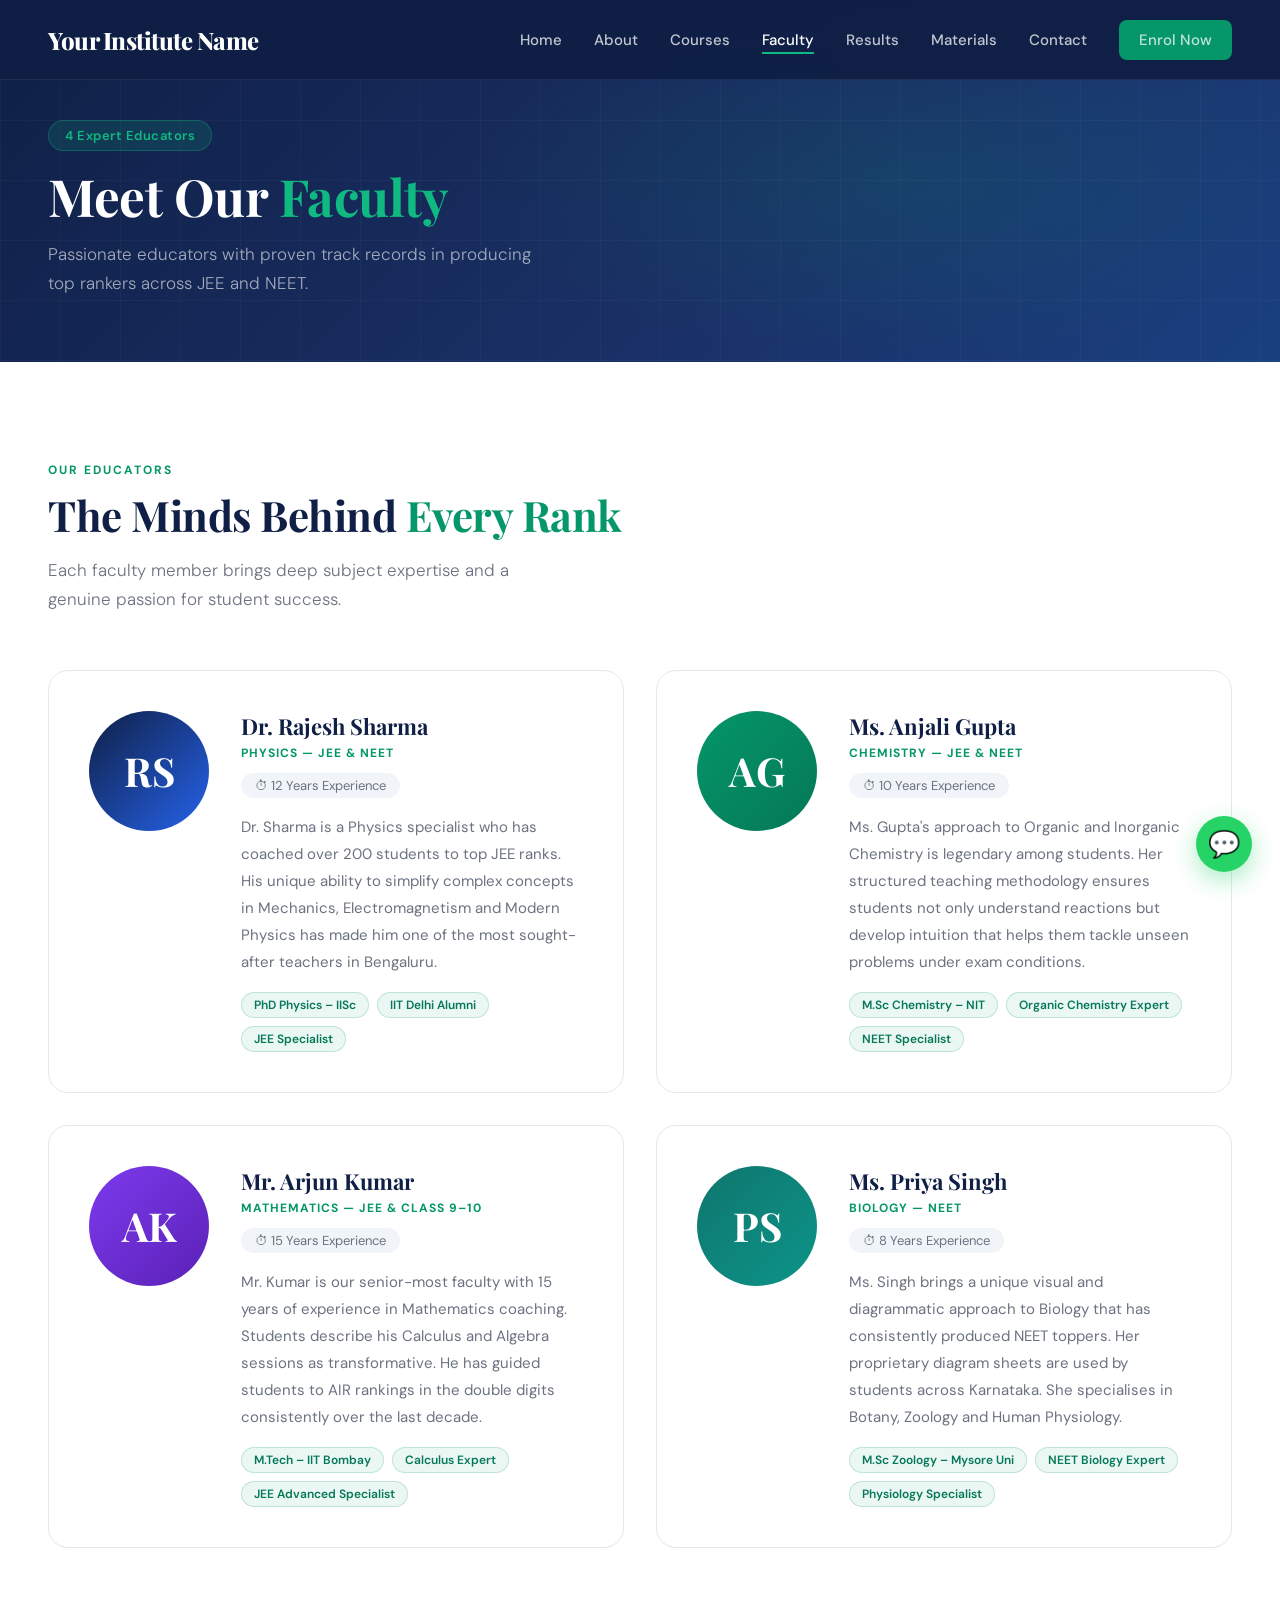
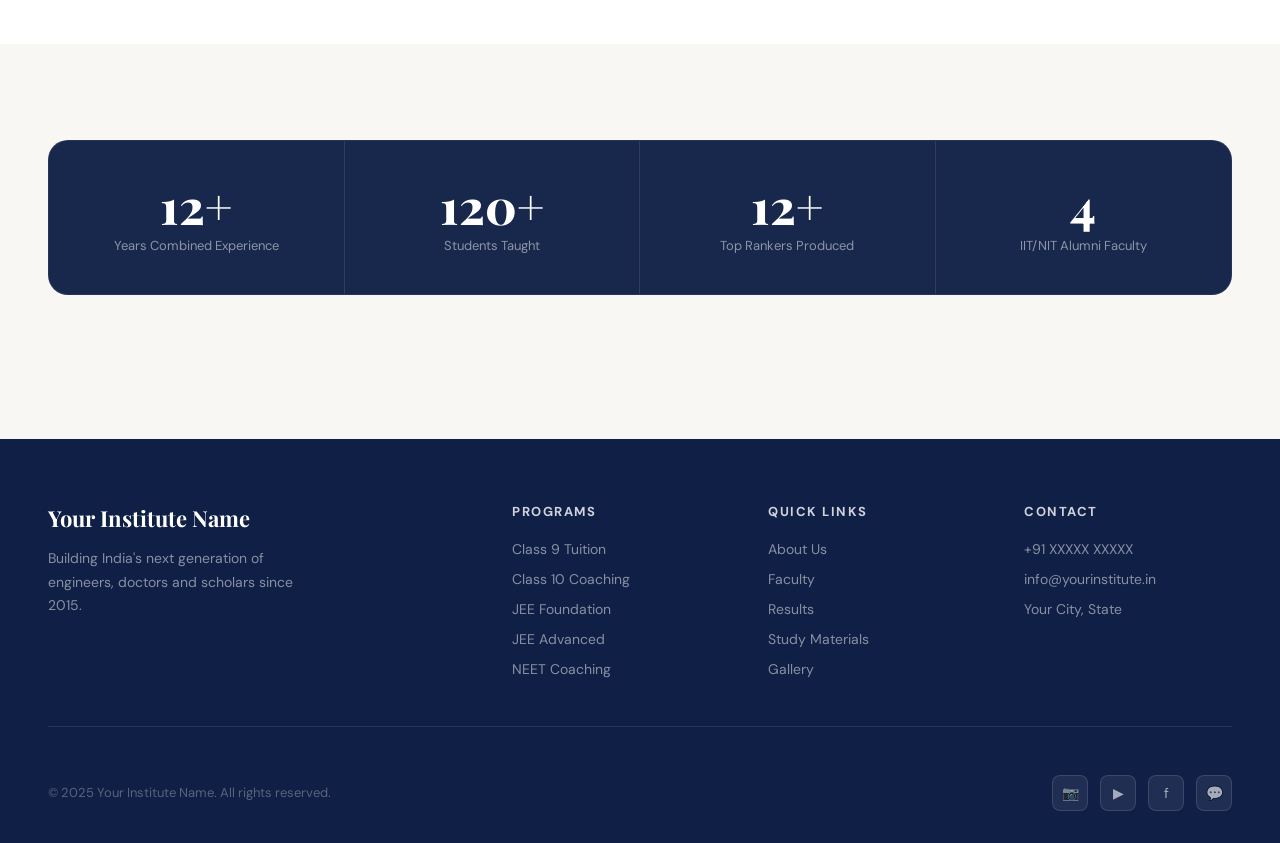
<file: faculty.html>
<!DOCTYPE html>
<html lang="en">
<head>
<meta charset="UTF-8"><meta name="viewport" content="width=device-width, initial-scale=1.0">
<title>Faculty — Your Institute Name</title>
<link rel="preconnect" href="https://fonts.googleapis.com">
<link href="https://fonts.googleapis.com/css2?family=Playfair+Display:wght@600;700;800&family=DM+Sans:wght@300;400;500;600&display=swap" rel="stylesheet">
<link rel="stylesheet" href="css/style.css">
<style>
.faculty-full-grid { display:grid; grid-template-columns:repeat(2,1fr); gap:32px; }
.faculty-full-card {
  background:white; border-radius:20px; padding:40px;
  border:1px solid var(--border); display:flex; gap:32px; align-items:flex-start;
  transition:all 0.3s;
}
.faculty-full-card:hover { transform:translateY(-4px); box-shadow:0 16px 40px rgba(0,0,0,0.08); }
.faculty-avatar {
  width:120px; height:120px; border-radius:50%; flex-shrink:0;
  display:flex; align-items:center; justify-content:center;
  font-family:'Playfair Display',serif; font-size:40px; font-weight:700; color:white;
  background:linear-gradient(135deg,var(--navy),var(--blue));
  position:relative;
}
.faculty-avatar::after {
  content:''; position:absolute; inset:-3px; border-radius:50%;
  border:2px solid var(--emerald); opacity:0; transition:opacity 0.3s;
}
.faculty-full-card:hover .faculty-avatar::after { opacity:1; }
.faculty-info h3 { font-size:22px; color:var(--navy); margin-bottom:4px; }
.faculty-tag { font-size:12px; font-weight:700; letter-spacing:1px; text-transform:uppercase; color:var(--emerald); margin-bottom:12px; }
.faculty-exp-badge { display:inline-flex; align-items:center; gap:6px; background:var(--light); color:var(--grey); font-size:13px; padding:4px 14px; border-radius:100px; margin-bottom:16px; }
.faculty-bio { font-size:15px; color:var(--grey); line-height:1.8; margin-bottom:16px; }
.faculty-qual { display:flex; flex-wrap:wrap; gap:8px; }
.qual-pill { background:rgba(5,150,105,0.08); color:var(--emerald-dark); font-size:12px; font-weight:600; padding:4px 12px; border-radius:100px; border:1px solid rgba(5,150,105,0.2); }
@media(max-width:1024px) { .faculty-full-grid { grid-template-columns:1fr; } }
@media(max-width:600px) { .faculty-full-card { flex-direction:column; align-items:center; text-align:center; } .faculty-qual { justify-content:center; } }
</style>
</head>
<body>
<nav id="navbar">
  <a href="index.html" class="nav-logo">Your Institute Name</a>
  <div class="nav-links" id="navLinks">
    <a href="index.html">Home</a><a href="about.html">About</a><a href="courses.html">Courses</a><a href="faculty.html">Faculty</a><a href="results.html">Results</a><a href="materials.html">Materials</a><a href="contact.html">Contact</a>
    <a href="admissions.html" class="btn btn-primary" style="padding:10px 20px">Enrol Now</a>
  </div>
  <button class="hamburger" id="hamburger" onclick="toggleMenu()"><span></span><span></span><span></span></button>
</nav>

<div class="page-hero">
  <div class="page-hero-content">
    <div class="page-hero-badge">4 Expert Educators</div>
    <h1>Meet Our <em>Faculty</em></h1>
    <p>Passionate educators with proven track records in producing top rankers across JEE and NEET.</p>
  </div>
</div>

<section style="background:var(--white);">
  <div class="container">
    <div class="section-header fade-in">
      <div class="section-label">Our Educators</div>
      <h2 class="section-title">The Minds Behind <em>Every Rank</em></h2>
      <p class="section-sub">Each faculty member brings deep subject expertise and a genuine passion for student success.</p>
    </div>
    <div class="faculty-full-grid">
      <div class="faculty-full-card fade-in">
        <div class="faculty-avatar">RS</div>
        <div class="faculty-info">
          <h3>Dr. Rajesh Sharma</h3>
          <div class="faculty-tag">Physics — JEE &amp; NEET</div>
          <div class="faculty-exp-badge">⏱ 12 Years Experience</div>
          <p class="faculty-bio">Dr. Sharma is a Physics specialist who has coached over 200 students to top JEE ranks. His unique ability to simplify complex concepts in Mechanics, Electromagnetism and Modern Physics has made him one of the most sought-after teachers in Bengaluru.</p>
          <div class="faculty-qual">
            <span class="qual-pill">PhD Physics – IISc</span>
            <span class="qual-pill">IIT Delhi Alumni</span>
            <span class="qual-pill">JEE Specialist</span>
          </div>
        </div>
      </div>
      <div class="faculty-full-card fade-in">
        <div class="faculty-avatar" style="background:linear-gradient(135deg,var(--emerald),var(--emerald-dark))">AG</div>
        <div class="faculty-info">
          <h3>Ms. Anjali Gupta</h3>
          <div class="faculty-tag">Chemistry — JEE &amp; NEET</div>
          <div class="faculty-exp-badge">⏱ 10 Years Experience</div>
          <p class="faculty-bio">Ms. Gupta's approach to Organic and Inorganic Chemistry is legendary among students. Her structured teaching methodology ensures students not only understand reactions but develop intuition that helps them tackle unseen problems under exam conditions.</p>
          <div class="faculty-qual">
            <span class="qual-pill">M.Sc Chemistry – NIT</span>
            <span class="qual-pill">Organic Chemistry Expert</span>
            <span class="qual-pill">NEET Specialist</span>
          </div>
        </div>
      </div>
      <div class="faculty-full-card fade-in">
        <div class="faculty-avatar" style="background:linear-gradient(135deg,#7C3AED,#5B21B6)">AK</div>
        <div class="faculty-info">
          <h3>Mr. Arjun Kumar</h3>
          <div class="faculty-tag">Mathematics — JEE &amp; Class 9–10</div>
          <div class="faculty-exp-badge">⏱ 15 Years Experience</div>
          <p class="faculty-bio">Mr. Kumar is our senior-most faculty with 15 years of experience in Mathematics coaching. Students describe his Calculus and Algebra sessions as transformative. He has guided students to AIR rankings in the double digits consistently over the last decade.</p>
          <div class="faculty-qual">
            <span class="qual-pill">M.Tech – IIT Bombay</span>
            <span class="qual-pill">Calculus Expert</span>
            <span class="qual-pill">JEE Advanced Specialist</span>
          </div>
        </div>
      </div>
      <div class="faculty-full-card fade-in">
        <div class="faculty-avatar" style="background:linear-gradient(135deg,#0F766E,#0D9488)">PS</div>
        <div class="faculty-info">
          <h3>Ms. Priya Singh</h3>
          <div class="faculty-tag">Biology — NEET</div>
          <div class="faculty-exp-badge">⏱ 8 Years Experience</div>
          <p class="faculty-bio">Ms. Singh brings a unique visual and diagrammatic approach to Biology that has consistently produced NEET toppers. Her proprietary diagram sheets are used by students across Karnataka. She specialises in Botany, Zoology and Human Physiology.</p>
          <div class="faculty-qual">
            <span class="qual-pill">M.Sc Zoology – Mysore Uni</span>
            <span class="qual-pill">NEET Biology Expert</span>
            <span class="qual-pill">Physiology Specialist</span>
          </div>
        </div>
      </div>
    </div>
  </div>
</section>

<section style="background:var(--cream);">
  <div class="container">
    <div class="counter-strip fade-in" style="background:var(--navy);">
      <div class="counter-item"><div class="counter-num" data-target="45">0<span>+</span></div><div class="counter-label">Years Combined Experience</div></div>
      <div class="counter-item"><div class="counter-num" data-target="500">0<span>+</span></div><div class="counter-label">Students Taught</div></div>
      <div class="counter-item"><div class="counter-num" data-target="50">0<span>+</span></div><div class="counter-label">Top Rankers Produced</div></div>
      <div class="counter-item"><div class="counter-num" data-target="4">0</div><div class="counter-label">IIT/NIT Alumni Faculty</div></div>
    </div>
  </div>
</section>

<footer>
  <div class="container">
    <div class="footer-top">
      <div><a href="index.html" class="footer-logo">Your Institute Name</a><p class="footer-tagline">Building India's next generation of engineers, doctors and scholars since 2015.</p></div>
      <div class="footer-col"><h5>Programs</h5><div class="footer-links"><a href="courses.html">Class 9 Tuition</a><a href="courses.html">Class 10 Coaching</a><a href="courses.html">JEE Foundation</a><a href="courses.html">JEE Advanced</a><a href="courses.html">NEET Coaching</a></div></div>
      <div class="footer-col"><h5>Quick Links</h5><div class="footer-links"><a href="about.html">About Us</a><a href="faculty.html">Faculty</a><a href="results.html">Results</a><a href="materials.html">Study Materials</a><a href="gallery.html">Gallery</a></div></div>
      <div class="footer-col"><h5>Contact</h5><div class="footer-links"><a href="#">+91 XXXXX XXXXX</a><a href="#">info@yourinstitute.in</a><a href="#">Your City, State</a></div></div>
    </div>
    <div class="footer-bottom">
      <div class="footer-copy">© 2025 Your Institute Name. All rights reserved.</div>
      <div class="footer-social"><a class="social-btn">📷</a><a class="social-btn">▶</a><a class="social-btn">f</a><a class="social-btn">💬</a></div>
    </div>
  </div>
</footer>
<a href="https://wa.me/91XXXXXXXXXX" class="whatsapp-btn">💬</a>
<script src="js/main.js"></script>
</body>
</html>
</file>
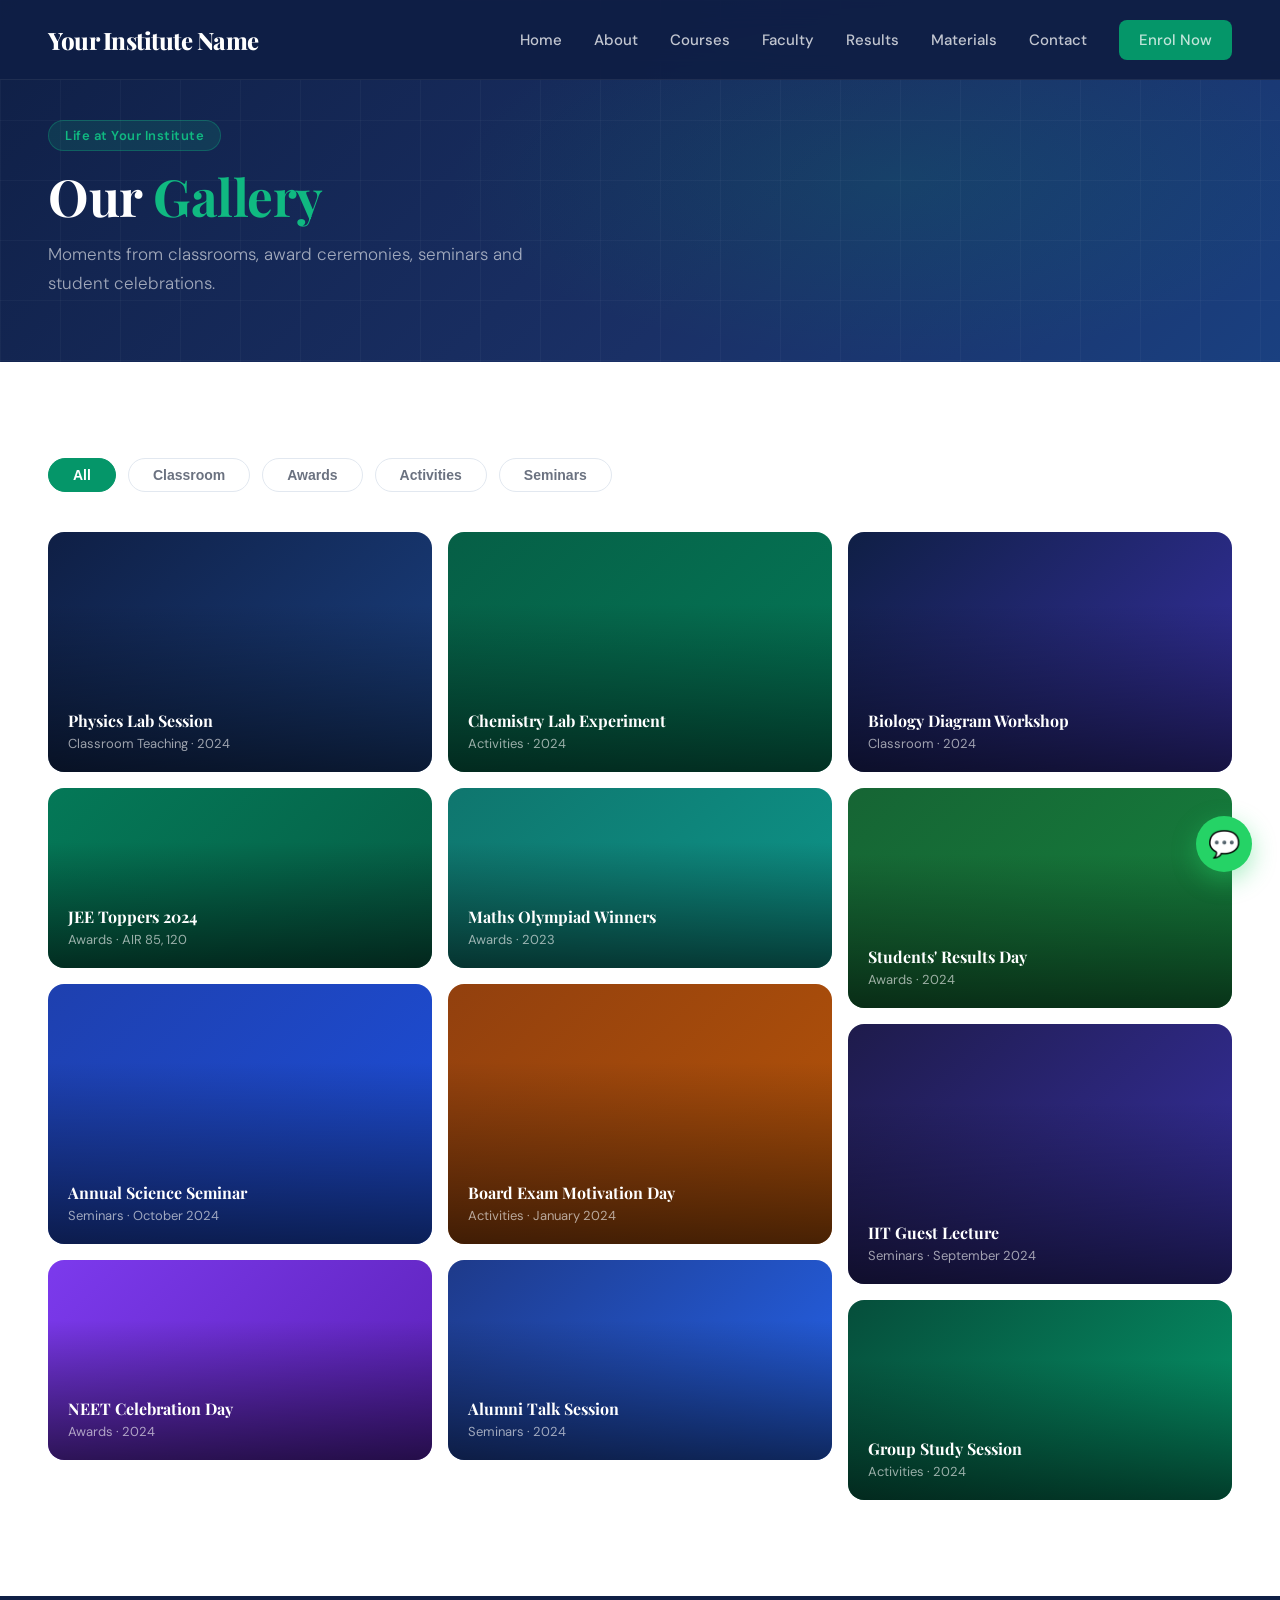
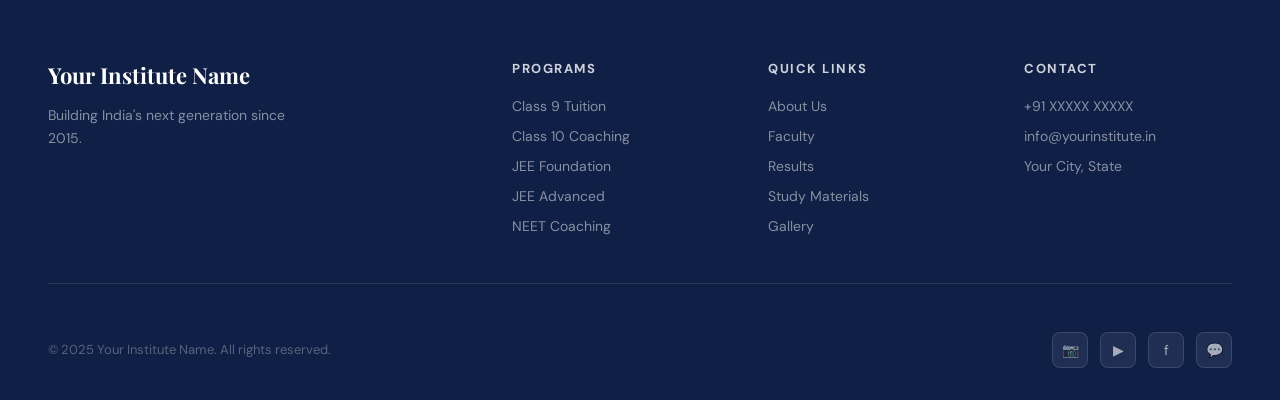
<file: gallery.html>
<!DOCTYPE html>
<html lang="en">
<head>
<meta charset="UTF-8"><meta name="viewport" content="width=device-width, initial-scale=1.0">
<title>Gallery — Your Institute Name</title>
<link rel="preconnect" href="https://fonts.googleapis.com">
<link href="https://fonts.googleapis.com/css2?family=Playfair+Display:wght@600;700;800&family=DM+Sans:wght@300;400;500;600&display=swap" rel="stylesheet">
<link rel="stylesheet" href="css/style.css">
<style>
.gallery-masonry { columns:3; column-gap:16px; }
.gallery-item {
  break-inside:avoid; border-radius:16px; overflow:hidden;
  position:relative; cursor:pointer; display:block;
  margin-bottom:16px; transition:transform 0.3s;
}
.gallery-item:hover { transform:scale(1.02); z-index:1; }
.gallery-placeholder {
  width:100%; display:flex; align-items:center; justify-content:center;
  flex-direction:column; gap:12px; position:relative;
}
.gallery-placeholder::after {
  content:''; position:absolute; inset:0;
  background:linear-gradient(180deg,transparent 30%,rgba(0,0,0,0.6));
}
.gallery-info { position:absolute; bottom:0; left:0; right:0; padding:20px; z-index:1; }
.gallery-info h4 { color:white; font-size:16px; margin-bottom:4px; }
.gallery-info p { color:rgba(255,255,255,0.6); font-size:13px; }
.gallery-filter { display:flex; gap:12px; margin-bottom:40px; flex-wrap:wrap; }
.g-filter-btn { padding:8px 24px; border-radius:100px; border:1.5px solid var(--border); font-size:14px; font-weight:600; color:var(--grey); cursor:pointer; transition:all 0.2s; background:white; }
.g-filter-btn.active { background:var(--emerald); border-color:var(--emerald); color:white; }
.g-filter-btn:hover:not(.active) { border-color:var(--emerald); color:var(--emerald); }
.h180 { height:180px; } .h240 { height:240px; } .h200 { height:200px; } .h260 { height:260px; } .h220 { height:220px; }
.gc1 { background:linear-gradient(135deg,#0F1F45,#1a4080); }
.gc2 { background:linear-gradient(135deg,#047857,#065f46); }
.gc3 { background:linear-gradient(135deg,#1E40AF,#1D4ED8); }
.gc4 { background:linear-gradient(135deg,#7C3AED,#5B21B6); }
.gc5 { background:linear-gradient(135deg,#065f46,#047857); }
.gc6 { background:linear-gradient(135deg,#0F766E,#0D9488); }
.gc7 { background:linear-gradient(135deg,#92400e,#b45309); }
.gc8 { background:linear-gradient(135deg,#1E3A8A,#2563EB); }
.gc9 { background:linear-gradient(135deg,#0F1F45,#3730a3); }
.gc10 { background:linear-gradient(135deg,#166534,#15803d); }
.gc11 { background:linear-gradient(135deg,#1e1b4b,#3730a3); }
.gc12 { background:linear-gradient(135deg,#064e3b,#059669); }
@media(max-width:1024px) { .gallery-masonry { columns:2; } }
@media(max-width:600px) { .gallery-masonry { columns:1; } }
</style>
</head>
<body>
<nav id="navbar">
  <a href="index.html" class="nav-logo">Your Institute Name</a>
  <div class="nav-links" id="navLinks">
    <a href="index.html">Home</a><a href="about.html">About</a><a href="courses.html">Courses</a><a href="faculty.html">Faculty</a><a href="results.html">Results</a><a href="materials.html">Materials</a><a href="contact.html">Contact</a>
    <a href="admissions.html" class="btn btn-primary" style="padding:10px 20px">Enrol Now</a>
  </div>
  <button class="hamburger" id="hamburger" onclick="toggleMenu()"><span></span><span></span><span></span></button>
</nav>

<div class="page-hero">
  <div class="page-hero-content">
    <div class="page-hero-badge">Life at Your Institute</div>
    <h1>Our <em>Gallery</em></h1>
    <p>Moments from classrooms, award ceremonies, seminars and student celebrations.</p>
  </div>
</div>

<section style="background:var(--white);">
  <div class="container">
    <div class="gallery-filter fade-in">
      <button class="g-filter-btn active">All</button>
      <button class="g-filter-btn">Classroom</button>
      <button class="g-filter-btn">Awards</button>
      <button class="g-filter-btn">Activities</button>
      <button class="g-filter-btn">Seminars</button>
    </div>
    <div class="gallery-masonry fade-in">
      <div class="gallery-item"><div class="gallery-placeholder gc1 h240"><div class="gallery-info"><h4>Physics Lab Session</h4><p>Classroom Teaching · 2024</p></div></div></div>
      <div class="gallery-item"><div class="gallery-placeholder gc2 h180"><div class="gallery-info"><h4>JEE Toppers 2024</h4><p>Awards · AIR 85, 120</p></div></div></div>
      <div class="gallery-item"><div class="gallery-placeholder gc3 h260"><div class="gallery-info"><h4>Annual Science Seminar</h4><p>Seminars · October 2024</p></div></div></div>
      <div class="gallery-item"><div class="gallery-placeholder gc4 h200"><div class="gallery-info"><h4>NEET Celebration Day</h4><p>Awards · 2024</p></div></div></div>
      <div class="gallery-item"><div class="gallery-placeholder gc5 h240"><div class="gallery-info"><h4>Chemistry Lab Experiment</h4><p>Activities · 2024</p></div></div></div>
      <div class="gallery-item"><div class="gallery-placeholder gc6 h180"><div class="gallery-info"><h4>Maths Olympiad Winners</h4><p>Awards · 2023</p></div></div></div>
      <div class="gallery-item"><div class="gallery-placeholder gc7 h260"><div class="gallery-info"><h4>Board Exam Motivation Day</h4><p>Activities · January 2024</p></div></div></div>
      <div class="gallery-item"><div class="gallery-placeholder gc8 h200"><div class="gallery-info"><h4>Alumni Talk Session</h4><p>Seminars · 2024</p></div></div></div>
      <div class="gallery-item"><div class="gallery-placeholder gc9 h240"><div class="gallery-info"><h4>Biology Diagram Workshop</h4><p>Classroom · 2024</p></div></div></div>
      <div class="gallery-item"><div class="gallery-placeholder gc10 h220"><div class="gallery-info"><h4>Students' Results Day</h4><p>Awards · 2024</p></div></div></div>
      <div class="gallery-item"><div class="gallery-placeholder gc11 h260"><div class="gallery-info"><h4>IIT Guest Lecture</h4><p>Seminars · September 2024</p></div></div></div>
      <div class="gallery-item"><div class="gallery-placeholder gc12 h200"><div class="gallery-info"><h4>Group Study Session</h4><p>Activities · 2024</p></div></div></div>
    </div>
  </div>
</section>

<footer>
  <div class="container">
    <div class="footer-top">
      <div><a href="index.html" class="footer-logo">Your Institute Name</a><p class="footer-tagline">Building India's next generation since 2015.</p></div>
      <div class="footer-col"><h5>Programs</h5><div class="footer-links"><a href="courses.html">Class 9 Tuition</a><a href="courses.html">Class 10 Coaching</a><a href="courses.html">JEE Foundation</a><a href="courses.html">JEE Advanced</a><a href="courses.html">NEET Coaching</a></div></div>
      <div class="footer-col"><h5>Quick Links</h5><div class="footer-links"><a href="about.html">About Us</a><a href="faculty.html">Faculty</a><a href="results.html">Results</a><a href="materials.html">Study Materials</a><a href="gallery.html">Gallery</a></div></div>
      <div class="footer-col"><h5>Contact</h5><div class="footer-links"><a href="#">+91 XXXXX XXXXX</a><a href="#">info@yourinstitute.in</a><a href="#">Your City, State</a></div></div>
    </div>
    <div class="footer-bottom">
      <div class="footer-copy">© 2025 Your Institute Name. All rights reserved.</div>
      <div class="footer-social"><a class="social-btn">📷</a><a class="social-btn">▶</a><a class="social-btn">f</a><a class="social-btn">💬</a></div>
    </div>
  </div>
</footer>
<a href="https://wa.me/91XXXXXXXXXX" class="whatsapp-btn">💬</a>
<script src="js/main.js"></script>
</body>
</html>
</file>
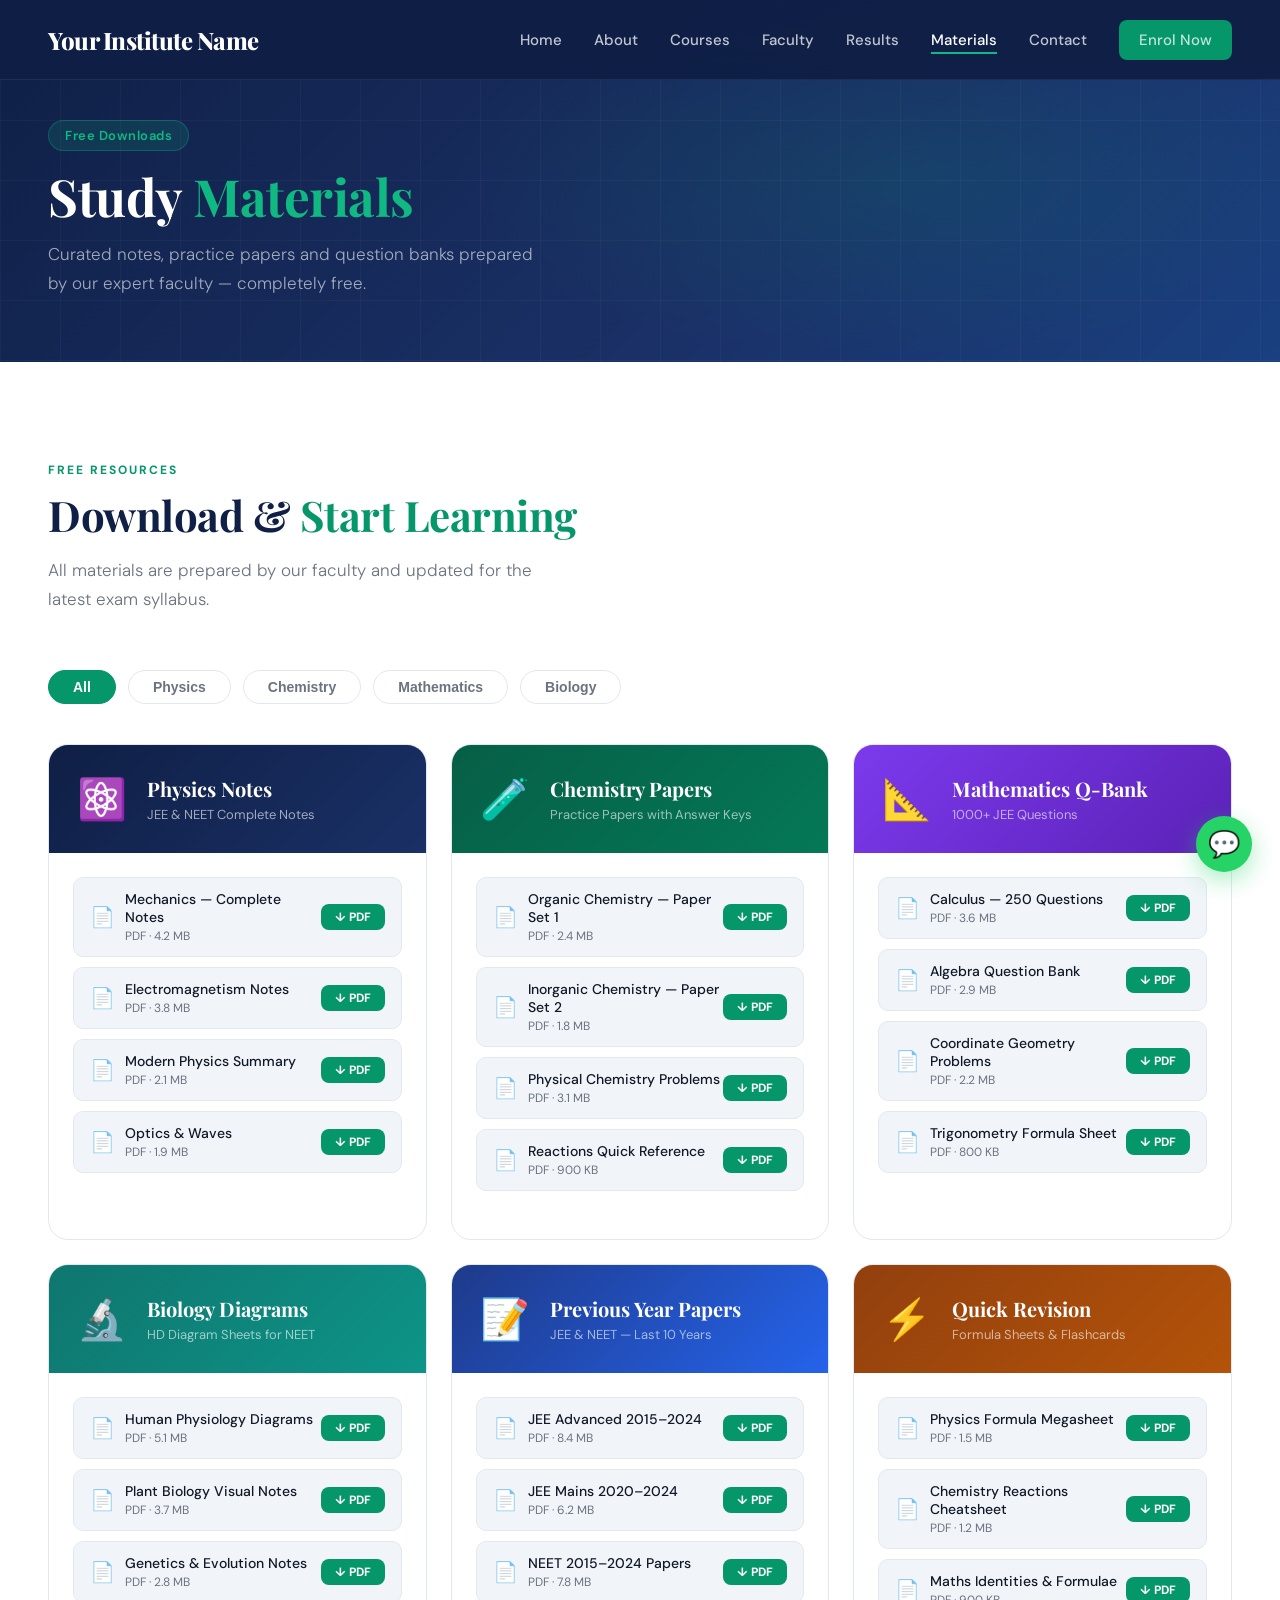
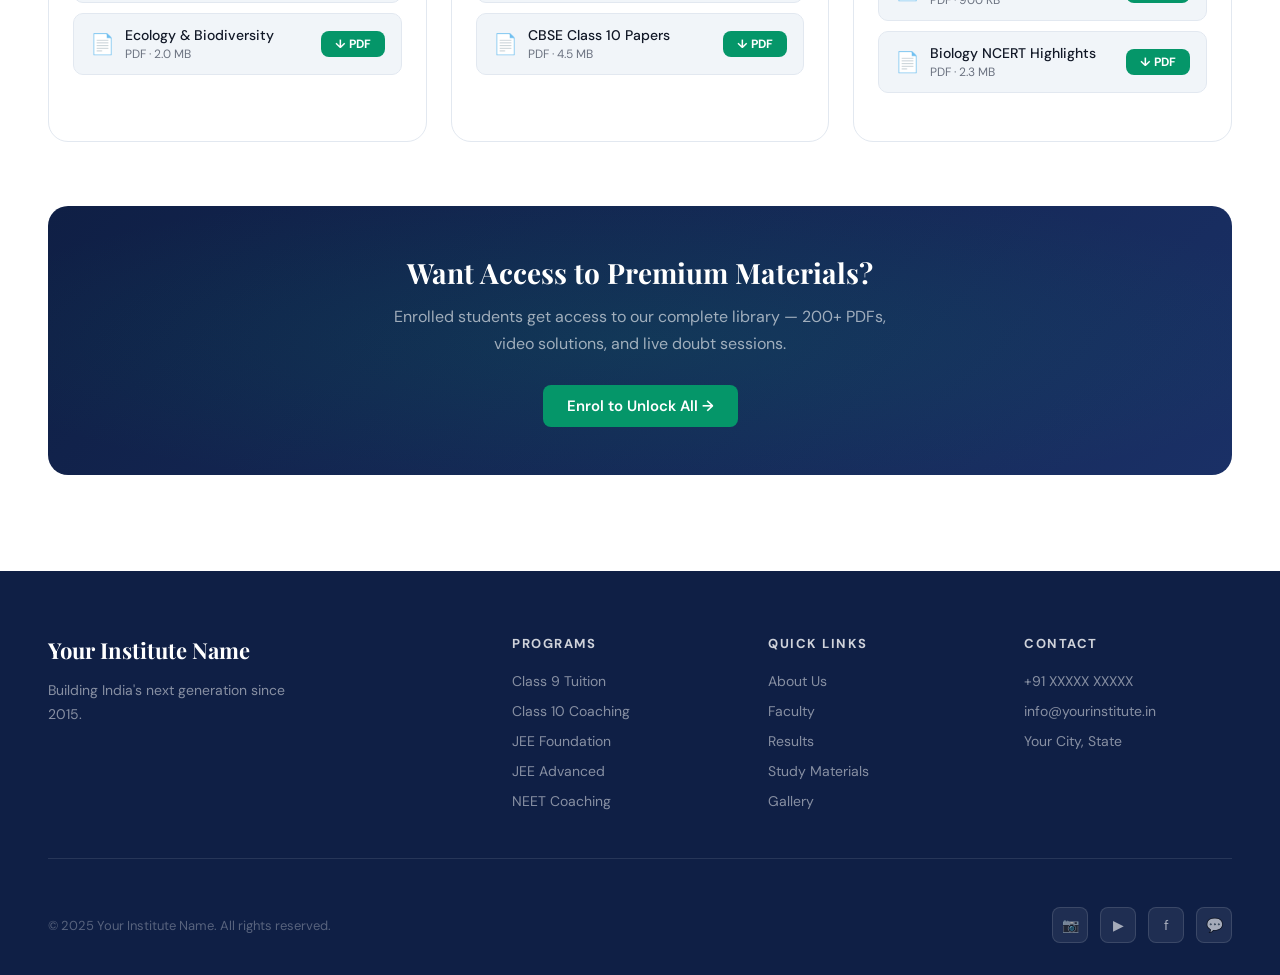
<file: materials.html>
<!DOCTYPE html>
<html lang="en">
<head>
<meta charset="UTF-8"><meta name="viewport" content="width=device-width, initial-scale=1.0">
<title>Study Materials — Your Institute Name</title>
<link rel="preconnect" href="https://fonts.googleapis.com">
<link href="https://fonts.googleapis.com/css2?family=Playfair+Display:wght@600;700;800&family=DM+Sans:wght@300;400;500;600&display=swap" rel="stylesheet">
<link rel="stylesheet" href="css/style.css">
<style>
.materials-full-grid { display:grid; grid-template-columns:repeat(3,1fr); gap:24px; }
.material-full-card {
  background:white; border-radius:20px; overflow:hidden;
  border:1px solid var(--border); transition:all 0.3s; display:flex; flex-direction:column;
}
.material-full-card:hover { transform:translateY(-4px); box-shadow:0 16px 40px rgba(0,0,0,0.1); border-color:var(--emerald); }
.material-card-header { padding:28px; background:linear-gradient(135deg,var(--navy),var(--navy2)); display:flex; align-items:center; gap:20px; }
.material-card-icon { font-size:40px; }
.material-card-header h3 { color:white; font-size:20px; }
.material-card-header p { color:rgba(255,255,255,0.6); font-size:13px; margin-top:4px; }
.material-card-body { padding:24px; flex:1; display:flex; flex-direction:column; }
.material-files { display:flex; flex-direction:column; gap:10px; margin-bottom:24px; flex:1; }
.material-file {
  display:flex; align-items:center; justify-content:space-between;
  padding:12px 16px; background:var(--light); border-radius:10px;
  border:1px solid var(--border); transition:all 0.2s; text-decoration:none;
}
.material-file:hover { background:rgba(5,150,105,0.06); border-color:var(--emerald); }
.material-file-info { display:flex; align-items:center; gap:10px; }
.material-file-icon { font-size:20px; }
.material-file-name { font-size:14px; font-weight:500; color:var(--text); }
.material-file-size { font-size:12px; color:var(--grey); margin-top:2px; }
.material-dl-btn { background:var(--emerald); color:white; font-size:12px; font-weight:700; padding:5px 14px; border-radius:8px; transition:all 0.2s; flex-shrink:0; }
.material-file:hover .material-dl-btn { background:var(--emerald-dark); }
.filter-bar { display:flex; gap:12px; margin-bottom:40px; flex-wrap:wrap; }
.filter-btn { padding:8px 24px; border-radius:100px; border:1.5px solid var(--border); font-size:14px; font-weight:600; color:var(--grey); cursor:pointer; transition:all 0.2s; background:white; }
.filter-btn.active { background:var(--emerald); border-color:var(--emerald); color:white; }
.filter-btn:hover:not(.active) { border-color:var(--emerald); color:var(--emerald); }
.unlock-banner {
  background:linear-gradient(135deg,var(--navy),var(--navy2));
  border-radius:20px; padding:48px; text-align:center; margin-top:64px;
  position:relative; overflow:hidden;
}
.unlock-banner::before { content:''; position:absolute; inset:0; background:radial-gradient(ellipse 60% 60% at 50% 50%,rgba(5,150,105,0.15),transparent); pointer-events:none; }
.unlock-banner h3 { color:white; font-size:28px; margin-bottom:12px; position:relative; z-index:1; }
.unlock-banner p { color:rgba(255,255,255,0.6); font-size:16px; max-width:500px; margin:0 auto 28px; line-height:1.7; position:relative; z-index:1; }
@media(max-width:1024px) { .materials-full-grid { grid-template-columns:1fr 1fr; } }
@media(max-width:768px) { .materials-full-grid { grid-template-columns:1fr; } }
</style>
</head>
<body>
<nav id="navbar">
  <a href="index.html" class="nav-logo">Your Institute Name</a>
  <div class="nav-links" id="navLinks">
    <a href="index.html">Home</a><a href="about.html">About</a><a href="courses.html">Courses</a><a href="faculty.html">Faculty</a><a href="results.html">Results</a><a href="materials.html">Materials</a><a href="contact.html">Contact</a>
    <a href="admissions.html" class="btn btn-primary" style="padding:10px 20px">Enrol Now</a>
  </div>
  <button class="hamburger" id="hamburger" onclick="toggleMenu()"><span></span><span></span><span></span></button>
</nav>

<div class="page-hero">
  <div class="page-hero-content">
    <div class="page-hero-badge">Free Downloads</div>
    <h1>Study <em>Materials</em></h1>
    <p>Curated notes, practice papers and question banks prepared by our expert faculty — completely free.</p>
  </div>
</div>

<section style="background:var(--white);">
  <div class="container">
    <div class="section-header fade-in">
      <div class="section-label">Free Resources</div>
      <h2 class="section-title">Download &amp; <em>Start Learning</em></h2>
      <p class="section-sub">All materials are prepared by our faculty and updated for the latest exam syllabus.</p>
    </div>

    <div class="filter-bar fade-in">
      <button class="filter-btn active" onclick="filterMaterials(this,'all')">All</button>
      <button class="filter-btn" onclick="filterMaterials(this,'physics')">Physics</button>
      <button class="filter-btn" onclick="filterMaterials(this,'chemistry')">Chemistry</button>
      <button class="filter-btn" onclick="filterMaterials(this,'maths')">Mathematics</button>
      <button class="filter-btn" onclick="filterMaterials(this,'biology')">Biology</button>
    </div>

    <div class="materials-full-grid" id="materialsGrid">
      <div class="material-full-card fade-in" data-cat="physics">
        <div class="material-card-header"><div class="material-card-icon">⚛️</div><div><h3>Physics Notes</h3><p>JEE &amp; NEET Complete Notes</p></div></div>
        <div class="material-card-body">
          <div class="material-files">
            <a href="#" class="material-file"><div class="material-file-info"><div class="material-file-icon">📄</div><div><div class="material-file-name">Mechanics — Complete Notes</div><div class="material-file-size">PDF · 4.2 MB</div></div></div><div class="material-dl-btn">↓ PDF</div></a>
            <a href="#" class="material-file"><div class="material-file-info"><div class="material-file-icon">📄</div><div><div class="material-file-name">Electromagnetism Notes</div><div class="material-file-size">PDF · 3.8 MB</div></div></div><div class="material-dl-btn">↓ PDF</div></a>
            <a href="#" class="material-file"><div class="material-file-info"><div class="material-file-icon">📄</div><div><div class="material-file-name">Modern Physics Summary</div><div class="material-file-size">PDF · 2.1 MB</div></div></div><div class="material-dl-btn">↓ PDF</div></a>
            <a href="#" class="material-file"><div class="material-file-info"><div class="material-file-icon">📄</div><div><div class="material-file-name">Optics &amp; Waves</div><div class="material-file-size">PDF · 1.9 MB</div></div></div><div class="material-dl-btn">↓ PDF</div></a>
          </div>
        </div>
      </div>

      <div class="material-full-card fade-in" data-cat="chemistry">
        <div class="material-card-header" style="background:linear-gradient(135deg,#065f46,#047857)"><div class="material-card-icon">🧪</div><div><h3>Chemistry Papers</h3><p>Practice Papers with Answer Keys</p></div></div>
        <div class="material-card-body">
          <div class="material-files">
            <a href="#" class="material-file"><div class="material-file-info"><div class="material-file-icon">📄</div><div><div class="material-file-name">Organic Chemistry — Paper Set 1</div><div class="material-file-size">PDF · 2.4 MB</div></div></div><div class="material-dl-btn">↓ PDF</div></a>
            <a href="#" class="material-file"><div class="material-file-info"><div class="material-file-icon">📄</div><div><div class="material-file-name">Inorganic Chemistry — Paper Set 2</div><div class="material-file-size">PDF · 1.8 MB</div></div></div><div class="material-dl-btn">↓ PDF</div></a>
            <a href="#" class="material-file"><div class="material-file-info"><div class="material-file-icon">📄</div><div><div class="material-file-name">Physical Chemistry Problems</div><div class="material-file-size">PDF · 3.1 MB</div></div></div><div class="material-dl-btn">↓ PDF</div></a>
            <a href="#" class="material-file"><div class="material-file-info"><div class="material-file-icon">📄</div><div><div class="material-file-name">Reactions Quick Reference</div><div class="material-file-size">PDF · 900 KB</div></div></div><div class="material-dl-btn">↓ PDF</div></a>
          </div>
        </div>
      </div>

      <div class="material-full-card fade-in" data-cat="maths">
        <div class="material-card-header" style="background:linear-gradient(135deg,#7C3AED,#5B21B6)"><div class="material-card-icon">📐</div><div><h3>Mathematics Q-Bank</h3><p>1000+ JEE Questions</p></div></div>
        <div class="material-card-body">
          <div class="material-files">
            <a href="#" class="material-file"><div class="material-file-info"><div class="material-file-icon">📄</div><div><div class="material-file-name">Calculus — 250 Questions</div><div class="material-file-size">PDF · 3.6 MB</div></div></div><div class="material-dl-btn">↓ PDF</div></a>
            <a href="#" class="material-file"><div class="material-file-info"><div class="material-file-icon">📄</div><div><div class="material-file-name">Algebra Question Bank</div><div class="material-file-size">PDF · 2.9 MB</div></div></div><div class="material-dl-btn">↓ PDF</div></a>
            <a href="#" class="material-file"><div class="material-file-info"><div class="material-file-icon">📄</div><div><div class="material-file-name">Coordinate Geometry Problems</div><div class="material-file-size">PDF · 2.2 MB</div></div></div><div class="material-dl-btn">↓ PDF</div></a>
            <a href="#" class="material-file"><div class="material-file-info"><div class="material-file-icon">📄</div><div><div class="material-file-name">Trigonometry Formula Sheet</div><div class="material-file-size">PDF · 800 KB</div></div></div><div class="material-dl-btn">↓ PDF</div></a>
          </div>
        </div>
      </div>

      <div class="material-full-card fade-in" data-cat="biology">
        <div class="material-card-header" style="background:linear-gradient(135deg,#0F766E,#0D9488)"><div class="material-card-icon">🔬</div><div><h3>Biology Diagrams</h3><p>HD Diagram Sheets for NEET</p></div></div>
        <div class="material-card-body">
          <div class="material-files">
            <a href="#" class="material-file"><div class="material-file-info"><div class="material-file-icon">📄</div><div><div class="material-file-name">Human Physiology Diagrams</div><div class="material-file-size">PDF · 5.1 MB</div></div></div><div class="material-dl-btn">↓ PDF</div></a>
            <a href="#" class="material-file"><div class="material-file-info"><div class="material-file-icon">📄</div><div><div class="material-file-name">Plant Biology Visual Notes</div><div class="material-file-size">PDF · 3.7 MB</div></div></div><div class="material-dl-btn">↓ PDF</div></a>
            <a href="#" class="material-file"><div class="material-file-info"><div class="material-file-icon">📄</div><div><div class="material-file-name">Genetics &amp; Evolution Notes</div><div class="material-file-size">PDF · 2.8 MB</div></div></div><div class="material-dl-btn">↓ PDF</div></a>
            <a href="#" class="material-file"><div class="material-file-info"><div class="material-file-icon">📄</div><div><div class="material-file-name">Ecology &amp; Biodiversity</div><div class="material-file-size">PDF · 2.0 MB</div></div></div><div class="material-dl-btn">↓ PDF</div></a>
          </div>
        </div>
      </div>

      <div class="material-full-card fade-in" data-cat="maths physics chemistry">
        <div class="material-card-header" style="background:linear-gradient(135deg,#1E3A8A,#2563EB)"><div class="material-card-icon">📝</div><div><h3>Previous Year Papers</h3><p>JEE &amp; NEET — Last 10 Years</p></div></div>
        <div class="material-card-body">
          <div class="material-files">
            <a href="#" class="material-file"><div class="material-file-info"><div class="material-file-icon">📄</div><div><div class="material-file-name">JEE Advanced 2015–2024</div><div class="material-file-size">PDF · 8.4 MB</div></div></div><div class="material-dl-btn">↓ PDF</div></a>
            <a href="#" class="material-file"><div class="material-file-info"><div class="material-file-icon">📄</div><div><div class="material-file-name">JEE Mains 2020–2024</div><div class="material-file-size">PDF · 6.2 MB</div></div></div><div class="material-dl-btn">↓ PDF</div></a>
            <a href="#" class="material-file"><div class="material-file-info"><div class="material-file-icon">📄</div><div><div class="material-file-name">NEET 2015–2024 Papers</div><div class="material-file-size">PDF · 7.8 MB</div></div></div><div class="material-dl-btn">↓ PDF</div></a>
            <a href="#" class="material-file"><div class="material-file-info"><div class="material-file-icon">📄</div><div><div class="material-file-name">CBSE Class 10 Papers</div><div class="material-file-size">PDF · 4.5 MB</div></div></div><div class="material-dl-btn">↓ PDF</div></a>
          </div>
        </div>
      </div>

      <div class="material-full-card fade-in" data-cat="physics chemistry maths biology">
        <div class="material-card-header" style="background:linear-gradient(135deg,#92400e,#b45309)"><div class="material-card-icon">⚡</div><div><h3>Quick Revision</h3><p>Formula Sheets &amp; Flashcards</p></div></div>
        <div class="material-card-body">
          <div class="material-files">
            <a href="#" class="material-file"><div class="material-file-info"><div class="material-file-icon">📄</div><div><div class="material-file-name">Physics Formula Megasheet</div><div class="material-file-size">PDF · 1.5 MB</div></div></div><div class="material-dl-btn">↓ PDF</div></a>
            <a href="#" class="material-file"><div class="material-file-info"><div class="material-file-icon">📄</div><div><div class="material-file-name">Chemistry Reactions Cheatsheet</div><div class="material-file-size">PDF · 1.2 MB</div></div></div><div class="material-dl-btn">↓ PDF</div></a>
            <a href="#" class="material-file"><div class="material-file-info"><div class="material-file-icon">📄</div><div><div class="material-file-name">Maths Identities &amp; Formulae</div><div class="material-file-size">PDF · 900 KB</div></div></div><div class="material-dl-btn">↓ PDF</div></a>
            <a href="#" class="material-file"><div class="material-file-info"><div class="material-file-icon">📄</div><div><div class="material-file-name">Biology NCERT Highlights</div><div class="material-file-size">PDF · 2.3 MB</div></div></div><div class="material-dl-btn">↓ PDF</div></a>
          </div>
        </div>
      </div>
    </div>

    <div class="unlock-banner fade-in">
      <div style="position:relative;z-index:1;">
        <h3>Want Access to Premium Materials?</h3>
        <p>Enrolled students get access to our complete library — 200+ PDFs, video solutions, and live doubt sessions.</p>
        <a href="admissions.html" class="btn btn-primary">Enrol to Unlock All →</a>
      </div>
    </div>
  </div>
</section>

<footer>
  <div class="container">
    <div class="footer-top">
      <div><a href="index.html" class="footer-logo">Your Institute Name</a><p class="footer-tagline">Building India's next generation since 2015.</p></div>
      <div class="footer-col"><h5>Programs</h5><div class="footer-links"><a href="courses.html">Class 9 Tuition</a><a href="courses.html">Class 10 Coaching</a><a href="courses.html">JEE Foundation</a><a href="courses.html">JEE Advanced</a><a href="courses.html">NEET Coaching</a></div></div>
      <div class="footer-col"><h5>Quick Links</h5><div class="footer-links"><a href="about.html">About Us</a><a href="faculty.html">Faculty</a><a href="results.html">Results</a><a href="materials.html">Study Materials</a><a href="gallery.html">Gallery</a></div></div>
      <div class="footer-col"><h5>Contact</h5><div class="footer-links"><a href="#">+91 XXXXX XXXXX</a><a href="#">info@yourinstitute.in</a><a href="#">Your City, State</a></div></div>
    </div>
    <div class="footer-bottom">
      <div class="footer-copy">© 2025 Your Institute Name. All rights reserved.</div>
      <div class="footer-social"><a class="social-btn">📷</a><a class="social-btn">▶</a><a class="social-btn">f</a><a class="social-btn">💬</a></div>
    </div>
  </div>
</footer>
<a href="https://wa.me/91XXXXXXXXXX" class="whatsapp-btn">💬</a>
<script src="js/main.js"></script>
<script>
function filterMaterials(btn, cat) {
  document.querySelectorAll('.filter-btn').forEach(b => b.classList.remove('active'));
  btn.classList.add('active');
  document.querySelectorAll('.material-full-card').forEach(card => {
    const cardCat = card.dataset.cat || '';
    card.style.display = (cat === 'all' || cardCat.includes(cat)) ? 'flex' : 'none';
  });
}
</script>
</body>
</html>
</file>
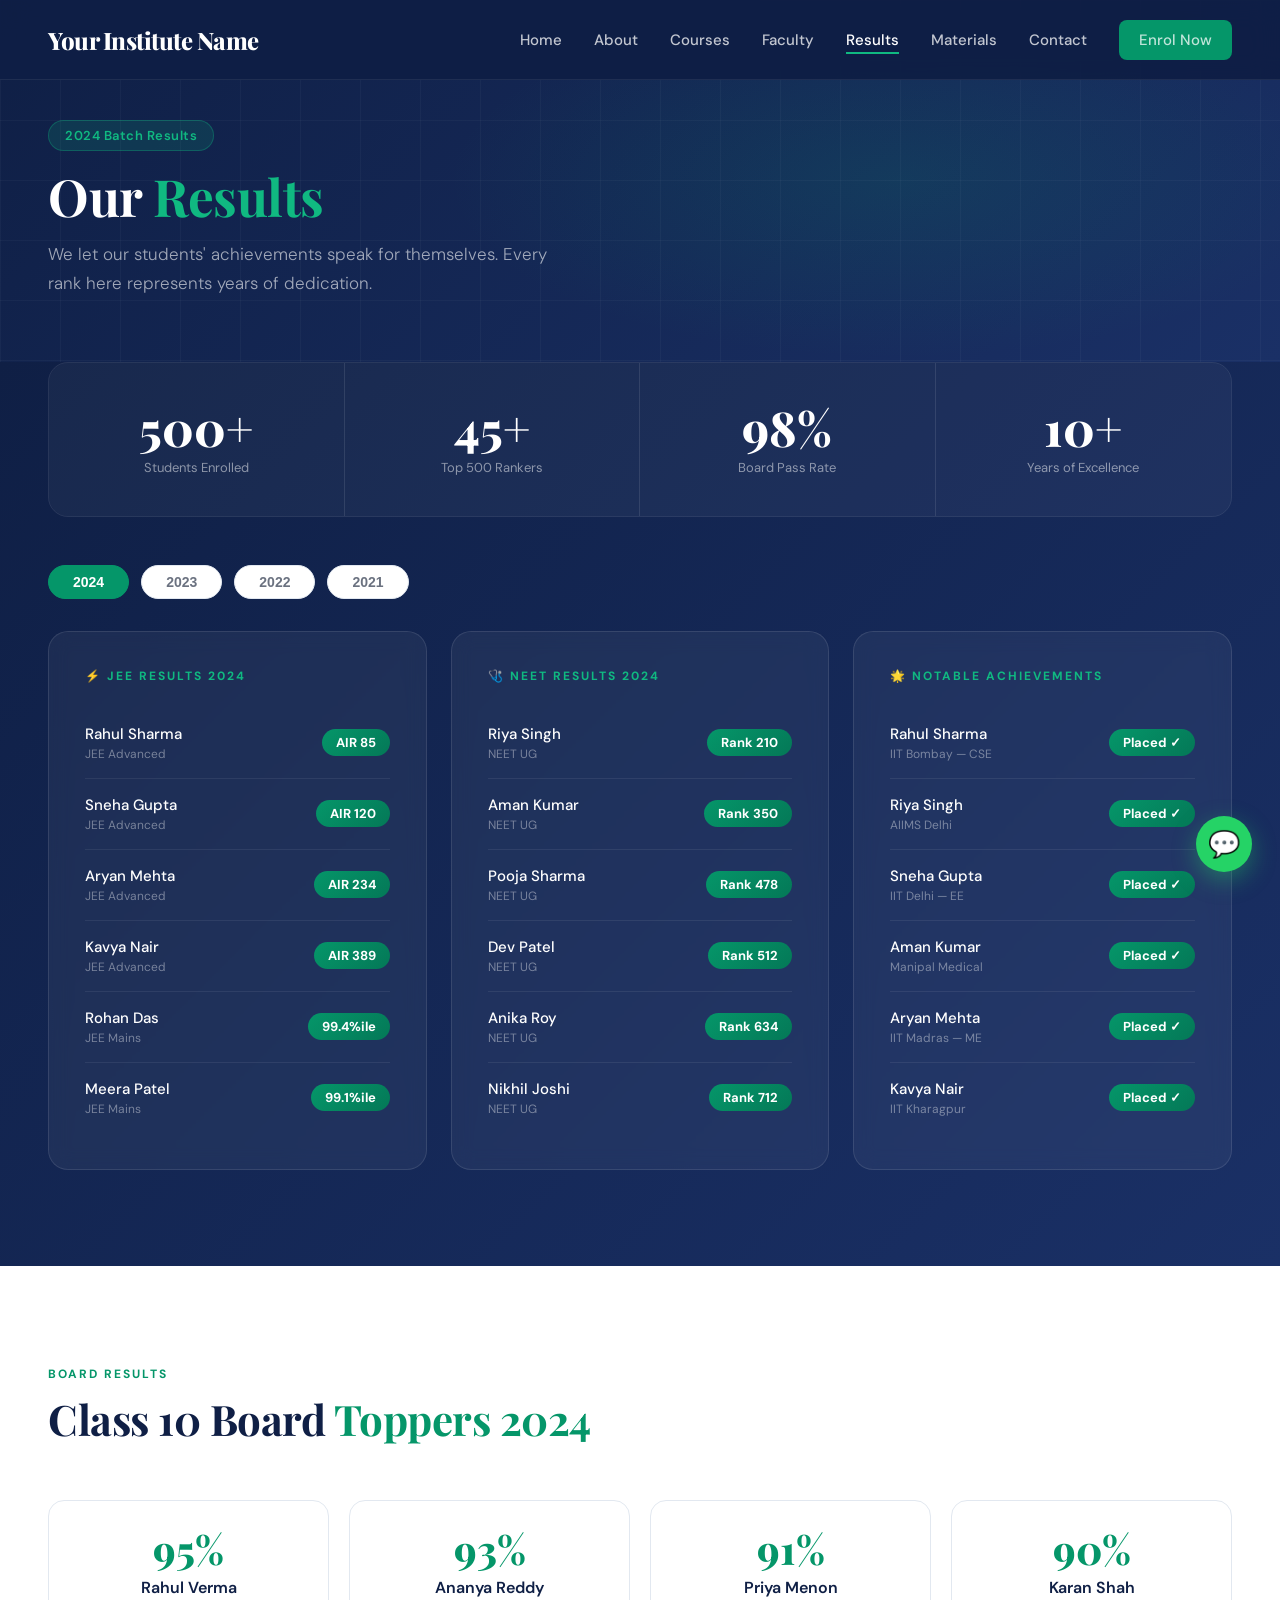
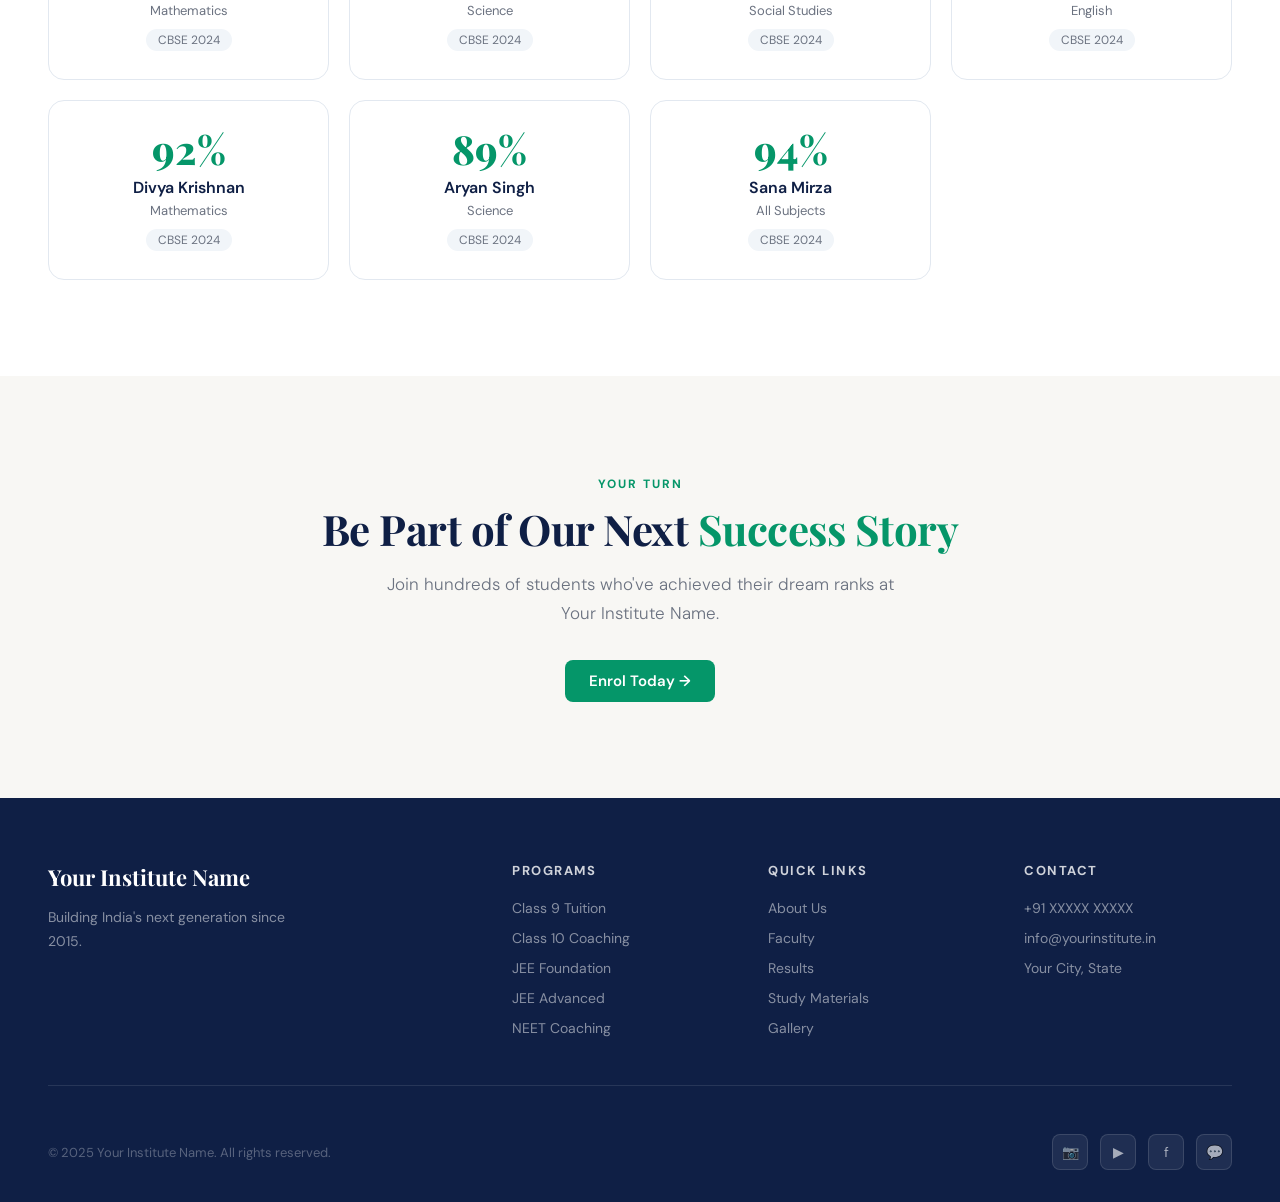
<file: results.html>
<!DOCTYPE html>
<html lang="en">
<head>
<meta charset="UTF-8"><meta name="viewport" content="width=device-width, initial-scale=1.0">
<title>Results — Your Institute Name</title>
<link rel="preconnect" href="https://fonts.googleapis.com">
<link href="https://fonts.googleapis.com/css2?family=Playfair+Display:wght@600;700;800&family=DM+Sans:wght@300;400;500;600&display=swap" rel="stylesheet">
<link rel="stylesheet" href="css/style.css">
<style>
#results-hero { background:linear-gradient(135deg,var(--navy),var(--navy2)); }
.results-full-grid { display:grid; grid-template-columns:repeat(3,1fr); gap:24px; position:relative; z-index:1; }
.result-group { background:rgba(255,255,255,0.05); border:1px solid rgba(255,255,255,0.1); border-radius:20px; padding:36px; }
.result-group-title { font-size:12px; font-weight:700; letter-spacing:2px; text-transform:uppercase; color:var(--emerald-light); margin-bottom:24px; }
.result-row { display:flex; align-items:center; justify-content:space-between; padding:16px 0; border-bottom:1px solid rgba(255,255,255,0.07); }
.result-row:last-child { border-bottom:none; }
.result-name { color:white; font-weight:500; font-size:15px; }
.result-sub { font-size:12px; color:rgba(255,255,255,0.4); margin-top:2px; }
.result-rank { background:linear-gradient(135deg,var(--emerald),var(--emerald-dark)); color:white; font-size:13px; font-weight:700; padding:5px 14px; border-radius:100px; }
.board-grid { display:grid; grid-template-columns:repeat(4,1fr); gap:20px; margin-top:48px; }
.board-card { background:white; border-radius:16px; padding:28px; text-align:center; border:1px solid var(--border); transition:all 0.3s; }
.board-card:hover { transform:translateY(-4px); box-shadow:0 16px 40px rgba(0,0,0,0.08); }
.board-score { font-family:'Playfair Display',serif; font-size:40px; font-weight:800; color:var(--emerald); line-height:1; }
.board-name { font-size:16px; font-weight:600; color:var(--navy); margin:8px 0 4px; }
.board-subject { font-size:13px; color:var(--grey); }
.board-year { display:inline-block; margin-top:10px; background:var(--light); color:var(--grey); font-size:12px; padding:3px 12px; border-radius:100px; }
.year-tabs { display:flex; gap:12px; margin-bottom:32px; flex-wrap:wrap; }
.year-tab { padding:8px 24px; border-radius:100px; border:1.5px solid var(--border); font-size:14px; font-weight:600; color:var(--grey); cursor:pointer; transition:all 0.2s; background:white; }
.year-tab.active { background:var(--emerald); border-color:var(--emerald); color:white; }
.year-tab:hover:not(.active) { border-color:var(--emerald); color:var(--emerald); }
@media(max-width:1024px) { .results-full-grid { grid-template-columns:1fr 1fr; } .board-grid { grid-template-columns:repeat(2,1fr); } }
@media(max-width:768px) { .results-full-grid { grid-template-columns:1fr; } .board-grid { grid-template-columns:1fr 1fr; } }
</style>
</head>
<body>
<nav id="navbar">
  <a href="index.html" class="nav-logo">Your Institute Name</a>
  <div class="nav-links" id="navLinks">
    <a href="index.html">Home</a><a href="about.html">About</a><a href="courses.html">Courses</a><a href="faculty.html">Faculty</a><a href="results.html">Results</a><a href="materials.html">Materials</a><a href="contact.html">Contact</a>
    <a href="admissions.html" class="btn btn-primary" style="padding:10px 20px">Enrol Now</a>
  </div>
  <button class="hamburger" id="hamburger" onclick="toggleMenu()"><span></span><span></span><span></span></button>
</nav>

<div class="page-hero" id="results-hero">
  <div class="page-hero-content">
    <div class="page-hero-badge">2024 Batch Results</div>
    <h1>Our <em>Results</em></h1>
    <p>We let our students' achievements speak for themselves. Every rank here represents years of dedication.</p>
  </div>
</div>

<section style="background:linear-gradient(135deg,var(--navy),var(--navy2));padding-top:0;">
  <div class="container">
    <div class="counter-strip fade-in">
      <div class="counter-item"><div class="counter-num" data-target="500">0<span>+</span></div><div class="counter-label">Students Enrolled</div></div>
      <div class="counter-item"><div class="counter-num" data-target="45">0<span>+</span></div><div class="counter-label">Top 500 Rankers</div></div>
      <div class="counter-item"><div class="counter-num" data-target="98">0<span>%</span></div><div class="counter-label">Board Pass Rate</div></div>
      <div class="counter-item"><div class="counter-num" data-target="10">0<span>+</span></div><div class="counter-label">Years of Excellence</div></div>
    </div>

    <div class="year-tabs fade-in">
      <button class="year-tab active">2024</button>
      <button class="year-tab">2023</button>
      <button class="year-tab">2022</button>
      <button class="year-tab">2021</button>
    </div>

    <div class="results-full-grid fade-in">
      <div class="result-group">
        <div class="result-group-title">⚡ JEE Results 2024</div>
        <div class="result-row"><div><div class="result-name">Rahul Sharma</div><div class="result-sub">JEE Advanced</div></div><div class="result-rank">AIR 85</div></div>
        <div class="result-row"><div><div class="result-name">Sneha Gupta</div><div class="result-sub">JEE Advanced</div></div><div class="result-rank">AIR 120</div></div>
        <div class="result-row"><div><div class="result-name">Aryan Mehta</div><div class="result-sub">JEE Advanced</div></div><div class="result-rank">AIR 234</div></div>
        <div class="result-row"><div><div class="result-name">Kavya Nair</div><div class="result-sub">JEE Advanced</div></div><div class="result-rank">AIR 389</div></div>
        <div class="result-row"><div><div class="result-name">Rohan Das</div><div class="result-sub">JEE Mains</div></div><div class="result-rank">99.4%ile</div></div>
        <div class="result-row"><div><div class="result-name">Meera Patel</div><div class="result-sub">JEE Mains</div></div><div class="result-rank">99.1%ile</div></div>
      </div>
      <div class="result-group">
        <div class="result-group-title">🩺 NEET Results 2024</div>
        <div class="result-row"><div><div class="result-name">Riya Singh</div><div class="result-sub">NEET UG</div></div><div class="result-rank">Rank 210</div></div>
        <div class="result-row"><div><div class="result-name">Aman Kumar</div><div class="result-sub">NEET UG</div></div><div class="result-rank">Rank 350</div></div>
        <div class="result-row"><div><div class="result-name">Pooja Sharma</div><div class="result-sub">NEET UG</div></div><div class="result-rank">Rank 478</div></div>
        <div class="result-row"><div><div class="result-name">Dev Patel</div><div class="result-sub">NEET UG</div></div><div class="result-rank">Rank 512</div></div>
        <div class="result-row"><div><div class="result-name">Anika Roy</div><div class="result-sub">NEET UG</div></div><div class="result-rank">Rank 634</div></div>
        <div class="result-row"><div><div class="result-name">Nikhil Joshi</div><div class="result-sub">NEET UG</div></div><div class="result-rank">Rank 712</div></div>
      </div>
      <div class="result-group">
        <div class="result-group-title">🌟 Notable Achievements</div>
        <div class="result-row"><div><div class="result-name">Rahul Sharma</div><div class="result-sub">IIT Bombay — CSE</div></div><div class="result-rank">Placed ✓</div></div>
        <div class="result-row"><div><div class="result-name">Riya Singh</div><div class="result-sub">AIIMS Delhi</div></div><div class="result-rank">Placed ✓</div></div>
        <div class="result-row"><div><div class="result-name">Sneha Gupta</div><div class="result-sub">IIT Delhi — EE</div></div><div class="result-rank">Placed ✓</div></div>
        <div class="result-row"><div><div class="result-name">Aman Kumar</div><div class="result-sub">Manipal Medical</div></div><div class="result-rank">Placed ✓</div></div>
        <div class="result-row"><div><div class="result-name">Aryan Mehta</div><div class="result-sub">IIT Madras — ME</div></div><div class="result-rank">Placed ✓</div></div>
        <div class="result-row"><div><div class="result-name">Kavya Nair</div><div class="result-sub">IIT Kharagpur</div></div><div class="result-rank">Placed ✓</div></div>
      </div>
    </div>
  </div>
</section>

<section style="background:var(--white);">
  <div class="container">
    <div class="section-header fade-in">
      <div class="section-label">Board Results</div>
      <h2 class="section-title">Class 10 Board <em>Toppers 2024</em></h2>
    </div>
    <div class="board-grid">
      <div class="board-card fade-in"><div class="board-score">95%</div><div class="board-name">Rahul Verma</div><div class="board-subject">Mathematics</div><span class="board-year">CBSE 2024</span></div>
      <div class="board-card fade-in"><div class="board-score">93%</div><div class="board-name">Ananya Reddy</div><div class="board-subject">Science</div><span class="board-year">CBSE 2024</span></div>
      <div class="board-card fade-in"><div class="board-score">91%</div><div class="board-name">Priya Menon</div><div class="board-subject">Social Studies</div><span class="board-year">CBSE 2024</span></div>
      <div class="board-card fade-in"><div class="board-score">90%</div><div class="board-name">Karan Shah</div><div class="board-subject">English</div><span class="board-year">CBSE 2024</span></div>
      <div class="board-card fade-in"><div class="board-score">92%</div><div class="board-name">Divya Krishnan</div><div class="board-subject">Mathematics</div><span class="board-year">CBSE 2024</span></div>
      <div class="board-card fade-in"><div class="board-score">89%</div><div class="board-name">Aryan Singh</div><div class="board-subject">Science</div><span class="board-year">CBSE 2024</span></div>
      <div class="board-card fade-in"><div class="board-score">94%</div><div class="board-name">Sana Mirza</div><div class="board-subject">All Subjects</div><span class="board-year">CBSE 2024</span></div>
      <div class="board-card fade-in"><div class="board-score">88%</div><div class="board-name">Rohan Iyer</div><div class="board-subject">Mathematics</div><span class="board-year">CBSE 2024</span></div>
    </div>
  </div>
</section>

<section style="background:var(--cream);text-align:center;">
  <div class="container fade-in">
    <div class="section-label">Your Turn</div>
    <h2 class="section-title">Be Part of Our Next <em>Success Story</em></h2>
    <p class="section-sub" style="margin:16px auto 32px;">Join hundreds of students who've achieved their dream ranks at Your Institute Name.</p>
    <a href="admissions.html" class="btn btn-primary">Enrol Today →</a>
  </div>
</section>

<footer>
  <div class="container">
    <div class="footer-top">
      <div><a href="index.html" class="footer-logo">Your Institute Name</a><p class="footer-tagline">Building India's next generation since 2015.</p></div>
      <div class="footer-col"><h5>Programs</h5><div class="footer-links"><a href="courses.html">Class 9 Tuition</a><a href="courses.html">Class 10 Coaching</a><a href="courses.html">JEE Foundation</a><a href="courses.html">JEE Advanced</a><a href="courses.html">NEET Coaching</a></div></div>
      <div class="footer-col"><h5>Quick Links</h5><div class="footer-links"><a href="about.html">About Us</a><a href="faculty.html">Faculty</a><a href="results.html">Results</a><a href="materials.html">Study Materials</a><a href="gallery.html">Gallery</a></div></div>
      <div class="footer-col"><h5>Contact</h5><div class="footer-links"><a href="#">+91 XXXXX XXXXX</a><a href="#">info@yourinstitute.in</a><a href="#">Your City, State</a></div></div>
    </div>
    <div class="footer-bottom">
      <div class="footer-copy">© 2025 Your Institute Name. All rights reserved.</div>
      <div class="footer-social"><a class="social-btn">📷</a><a class="social-btn">▶</a><a class="social-btn">f</a><a class="social-btn">💬</a></div>
    </div>
  </div>
</footer>
<a href="https://wa.me/91XXXXXXXXXX" class="whatsapp-btn">💬</a>
<script src="js/main.js"></script>
</body>
</html>
</file>
<file: css/style.css>
:root {
  --navy:          #0F1F45;
  --navy2:         #1A3066;
  --blue:          #2563EB;
  --emerald:       #059669;
  --emerald-light: #10B981;
  --emerald-dark:  #047857;
  --cream:         #F8F7F4;
  --white:         #FFFFFF;
  --grey:          #6B7280;
  --light:         #F1F5F9;
  --border:        #E2E8F0;
  --text:          #111827;
}

*, *::before, *::after { box-sizing: border-box; margin: 0; padding: 0; }
html { scroll-behavior: smooth; }
body {
  font-family: 'DM Sans', sans-serif;
  color: var(--text);
  background: var(--white);
  overflow-x: hidden;
}
h1,h2,h3,h4 { font-family: 'Playfair Display', serif; }

/* ── NAV ── */
nav {
  position: fixed; top: 0; left: 0; right: 0; z-index: 1000;
  height: 80px;
  display: flex; align-items: center;
  padding: 0 48px;
  background: rgba(15,31,69,0.96);
  backdrop-filter: blur(14px);
  border-bottom: 1px solid rgba(255,255,255,0.07);
  transition: box-shadow 0.3s;
}
nav.scrolled { box-shadow: 0 4px 30px rgba(0,0,0,0.3); }

.nav-logo {
  font-family: 'Playfair Display', serif;
  font-size: 24px; font-weight: 800;
  color: var(--white);
  margin-right: auto;
  letter-spacing: -0.5px;
  text-decoration: none;
}
.nav-logo span { color: var(--emerald-light); }

.nav-links { display: flex; align-items: center; gap: 32px; }
.nav-links a {
  color: rgba(255,255,255,0.75);
  text-decoration: none; font-size: 15px; font-weight: 500;
  transition: color 0.2s;
  position: relative;
}
.nav-links a::after {
  content:''; position:absolute; bottom:-4px; left:0; right:0;
  height:2px; background:var(--emerald-light);
  transform:scaleX(0); transition:transform 0.25s;
}
.nav-links a:hover, .nav-links a.active { color: var(--white); }
.nav-links a:hover::after, .nav-links a.active::after { transform:scaleX(1); }

/* ── BUTTONS ── */
.btn {
  display:inline-flex; align-items:center; gap:8px;
  padding: 11px 24px; border-radius: 8px;
  font-family: 'DM Sans', sans-serif;
  font-size: 15px; font-weight: 600;
  cursor: pointer; border: none; text-decoration: none;
  transition: all 0.25s;
}
.btn-primary { background: var(--emerald); color: var(--white); }
.btn-primary:hover { background: var(--emerald-dark); transform: translateY(-1px); box-shadow: 0 6px 20px rgba(5,150,105,0.4); }
.btn-outline { background: transparent; color: var(--white); border: 1.5px solid rgba(255,255,255,0.5); }
.btn-outline:hover { border-color: var(--white); background: rgba(255,255,255,0.08); }
.btn-navy { background:var(--navy); color:white; }
.btn-navy:hover { background:var(--navy2); transform:translateY(-1px); }

/* ── HAMBURGER ── */
.hamburger { display:none; flex-direction:column; gap:5px; cursor:pointer; background:none; border:none; padding:4px; }
.hamburger span { display:block; width:24px; height:2px; background:white; border-radius:2px; transition:0.3s; }

/* ── PAGE HERO (inner pages) ── */
.page-hero {
  min-height: 340px;
  background: linear-gradient(135deg, var(--navy) 0%, var(--navy2) 60%, #1a4080 100%);
  display: flex; align-items: center;
  padding: 120px 48px 64px;
  position: relative; overflow: hidden;
}
.page-hero::before {
  content:''; position:absolute; inset:0;
  background: radial-gradient(ellipse 50% 70% at 70% 50%, rgba(5,150,105,0.15) 0%, transparent 70%);
  pointer-events:none;
}
.page-hero::after {
  content:''; position:absolute; inset:0;
  background-image: linear-gradient(rgba(255,255,255,0.03) 1px, transparent 1px),
                    linear-gradient(90deg,rgba(255,255,255,0.03) 1px,transparent 1px);
  background-size: 60px 60px; pointer-events:none;
}
.page-hero-content { position:relative; z-index:1; }
.page-hero-badge {
  display:inline-flex; align-items:center; gap:8px;
  background: rgba(16,185,129,0.15); border: 1px solid rgba(16,185,129,0.3);
  color: var(--emerald-light); padding: 6px 16px; border-radius: 100px;
  font-size: 13px; font-weight: 600; margin-bottom: 16px; letter-spacing: 0.5px;
}
.page-hero h1 { font-size: clamp(32px,4vw,52px); color:white; line-height:1.15; letter-spacing:-0.5px; }
.page-hero h1 em { color:var(--emerald-light); font-style:normal; }
.page-hero p { font-size:17px; color:rgba(255,255,255,0.6); margin-top:14px; font-weight:300; max-width:500px; line-height:1.7; }

/* ── SECTIONS ── */
section { padding: 96px 48px; }
.section-label {
  display:inline-block; font-size:12px; font-weight:700; letter-spacing:2px;
  color: var(--emerald); text-transform:uppercase; margin-bottom:12px;
}
.section-title { font-size:clamp(28px,4vw,42px); color:var(--navy); line-height:1.2; letter-spacing:-0.5px; }
.section-title em { color:var(--emerald); font-style:normal; }
.section-sub { font-size:17px; color:var(--grey); margin-top:16px; line-height:1.7; font-weight:300; max-width:520px; }
.section-header { margin-bottom:56px; }

.container { max-width:1200px; margin:0 auto; }

/* ── CARDS ── */
.why-card, .prog-card, .faculty-card, .testi-card, .material-card, .contact-card {
  transition: all 0.3s;
}
.why-card:hover, .faculty-card:hover, .testi-card:hover { transform:translateY(-6px); box-shadow:0 20px 40px rgba(0,0,0,0.08); }

/* ── SUBJECTS PILLS ── */
.subject-pill {
  background:var(--light); color:var(--navy);
  font-size:13px; font-weight:500;
  padding:5px 14px; border-radius:100px; border:1px solid var(--border);
}

/* ── FORM ── */
.form-group { display:flex; flex-direction:column; gap:6px; margin-bottom:16px; }
.form-group label { font-size:13px; font-weight:600; color:var(--navy); }
.form-group input, .form-group select, .form-group textarea {
  height:48px; padding:0 16px; border-radius:10px;
  border:1.5px solid var(--border);
  font-family:'DM Sans',sans-serif; font-size:15px; color:var(--text);
  background:var(--light); outline:none;
  transition:border 0.2s, box-shadow 0.2s;
}
.form-group textarea { height:100px; padding:14px 16px; resize:vertical; }
.form-group input:focus, .form-group select:focus, .form-group textarea:focus {
  border-color:var(--emerald); box-shadow:0 0 0 3px rgba(5,150,105,0.1); background:white;
}
.form-row { display:grid; grid-template-columns:1fr 1fr; gap:16px; }
.form-submit {
  width:100%; height:52px; border-radius:10px; border:none;
  background:linear-gradient(135deg,var(--emerald),var(--emerald-dark));
  color:white; font-size:16px; font-weight:700;
  cursor:pointer; font-family:'DM Sans',sans-serif; transition:all 0.3s;
}
.form-submit:hover { box-shadow:0 8px 24px rgba(5,150,105,0.4); transform:translateY(-1px); }

/* ── FOOTER ── */
footer { background: var(--navy); padding:64px 48px 32px; color:rgba(255,255,255,0.6); }
.footer-top {
  display:grid; grid-template-columns:2fr 1fr 1fr 1fr;
  gap:48px; margin-bottom:48px;
  padding-bottom:48px; border-bottom:1px solid rgba(255,255,255,0.1);
}
.footer-logo { font-family:'Playfair Display',serif; font-size:22px; color:white; margin-bottom:14px; font-weight:700; text-decoration:none; display:block; }
.footer-logo span { color:var(--emerald-light); }
.footer-tagline { font-size:14px; line-height:1.7; color:rgba(255,255,255,0.5); max-width:260px; }
.footer-col h5 { font-family:'DM Sans',sans-serif; font-size:13px; font-weight:700; letter-spacing:1.5px; text-transform:uppercase; color:rgba(255,255,255,0.8); margin-bottom:20px; }
.footer-links { display:flex; flex-direction:column; gap:12px; }
.footer-links a { color:rgba(255,255,255,0.5); text-decoration:none; font-size:14px; transition:color 0.2s; }
.footer-links a:hover { color:var(--emerald-light); }
.footer-bottom { display:flex; justify-content:space-between; align-items:center; flex-wrap:wrap; gap:16px; }
.footer-copy { font-size:13px; color:rgba(255,255,255,0.3); }
.footer-social { display:flex; gap:12px; }
.social-btn {
  width:36px; height:36px; border-radius:8px;
  background:rgba(255,255,255,0.07); border:1px solid rgba(255,255,255,0.12);
  display:flex; align-items:center; justify-content:center;
  color:rgba(255,255,255,0.6); font-size:14px; text-decoration:none;
  transition:all 0.2s; cursor:pointer;
}
.social-btn:hover { background:var(--emerald); border-color:var(--emerald); color:white; }

/* ── WHATSAPP ── */
.whatsapp-btn {
  position:fixed; bottom:28px; right:28px; z-index:999;
  width:56px; height:56px; border-radius:50%;
  background:#25D366; color:white;
  display:flex; align-items:center; justify-content:center;
  font-size:26px; text-decoration:none;
  box-shadow:0 8px 24px rgba(37,211,102,0.4); transition:all 0.3s;
}
.whatsapp-btn:hover { transform:scale(1.1); box-shadow:0 12px 32px rgba(37,211,102,0.5); }

/* ── ANIMATIONS ── */
.fade-in { opacity:0; transform:translateY(24px); transition:opacity 0.6s ease, transform 0.6s ease; }
.fade-in.visible { opacity:1; transform:translateY(0); }

/* ── COUNTER ── */
.counter-strip {
  display:grid; grid-template-columns:repeat(4,1fr);
  border-radius:20px; overflow:hidden;
  border:1px solid rgba(255,255,255,0.1);
  margin-bottom:48px; position:relative; z-index:1;
}
.counter-item {
  padding:40px 24px; text-align:center;
  border-right:1px solid rgba(255,255,255,0.1);
  background:rgba(255,255,255,0.04); transition:background 0.3s;
}
.counter-item:last-child { border-right:none; }
.counter-item:hover { background:rgba(255,255,255,0.08); }
.counter-num { font-family:'Playfair Display',serif; font-size:48px; font-weight:800; color:white; line-height:1; }
.counter-num span { color:var(--emerald-light); }
.counter-label { font-size:13px; color:rgba(255,255,255,0.5); margin-top:8px; }

/* ── RESULT GROUP ── */
.result-group {
  background:rgba(255,255,255,0.05); border:1px solid rgba(255,255,255,0.1);
  border-radius:20px; padding:36px; backdrop-filter:blur(10px);
}
.result-group-title { font-family:'DM Sans',sans-serif; font-size:12px; font-weight:700; letter-spacing:2px; text-transform:uppercase; color:var(--emerald-light); margin-bottom:24px; }
.result-row { display:flex; align-items:center; justify-content:space-between; padding:16px 0; border-bottom:1px solid rgba(255,255,255,0.07); }
.result-row:last-child { border-bottom:none; }
.result-name { color:white; font-weight:500; font-size:16px; }
.result-rank { background:linear-gradient(135deg,var(--emerald),var(--emerald-dark)); color:white; font-size:13px; font-weight:700; padding:5px 14px; border-radius:100px; }
.result-score { color:var(--emerald-light); font-size:22px; font-weight:700; font-family:'Playfair Display',serif; }

/* ── MOBILE ── */
@media(max-width:1024px) {
  .counter-strip { grid-template-columns:repeat(2,1fr); }
  .footer-top { grid-template-columns:1fr 1fr; }
}
@media(max-width:768px) {
  nav { padding:0 24px; }
  section { padding:72px 24px; }
  .page-hero { padding:120px 24px 64px; }
  footer { padding:48px 24px 24px; }
  .hamburger { display:flex; }
  .nav-links {
    position:fixed; top:80px; left:0; right:0; bottom:0;
    background:var(--navy); flex-direction:column;
    align-items:center; justify-content:center; gap:32px;
    transform:translateX(100%); transition:transform 0.35s;
  }
  .nav-links.open { transform:translateX(0); }
  .nav-links a { font-size:20px; }
  .form-row { grid-template-columns:1fr; }
  .footer-top { grid-template-columns:1fr; gap:32px; }
  .footer-bottom { flex-direction:column; align-items:flex-start; }
  .counter-strip { grid-template-columns:1fr 1fr; }
}
</file>
